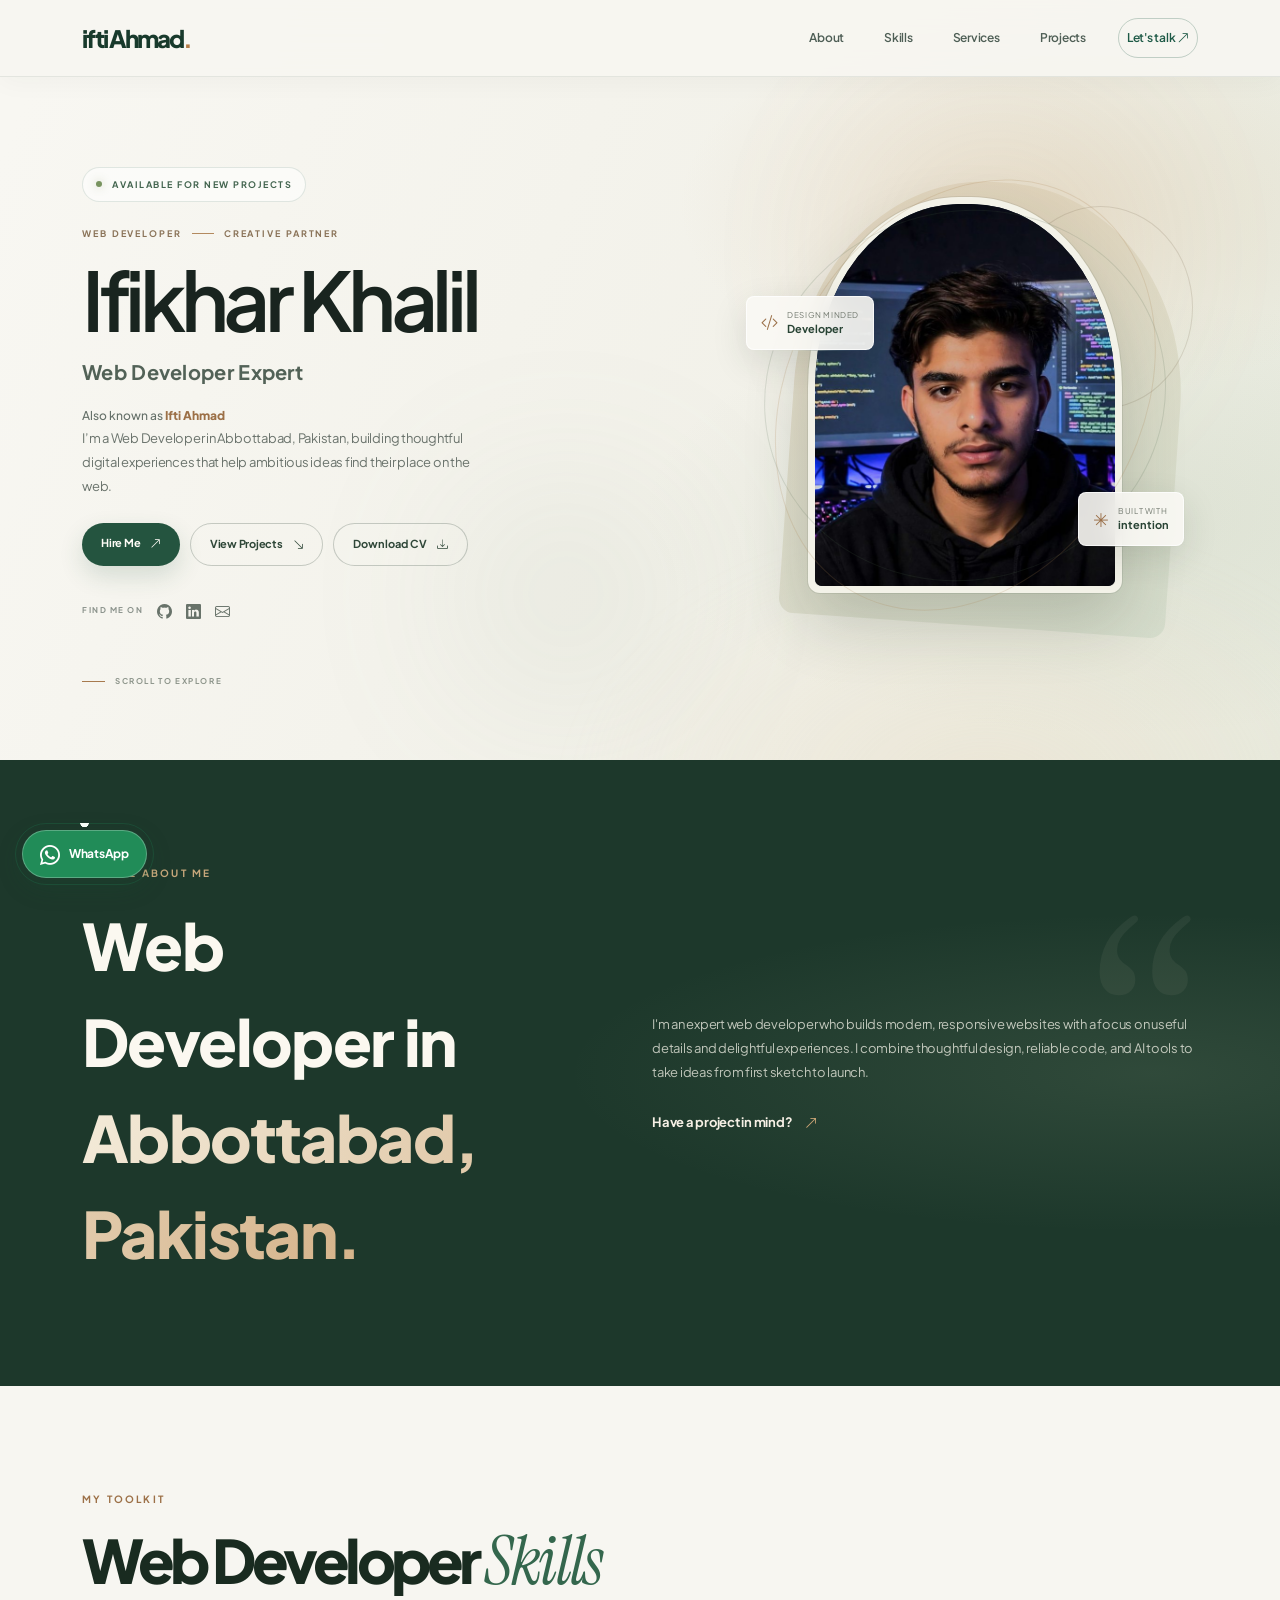
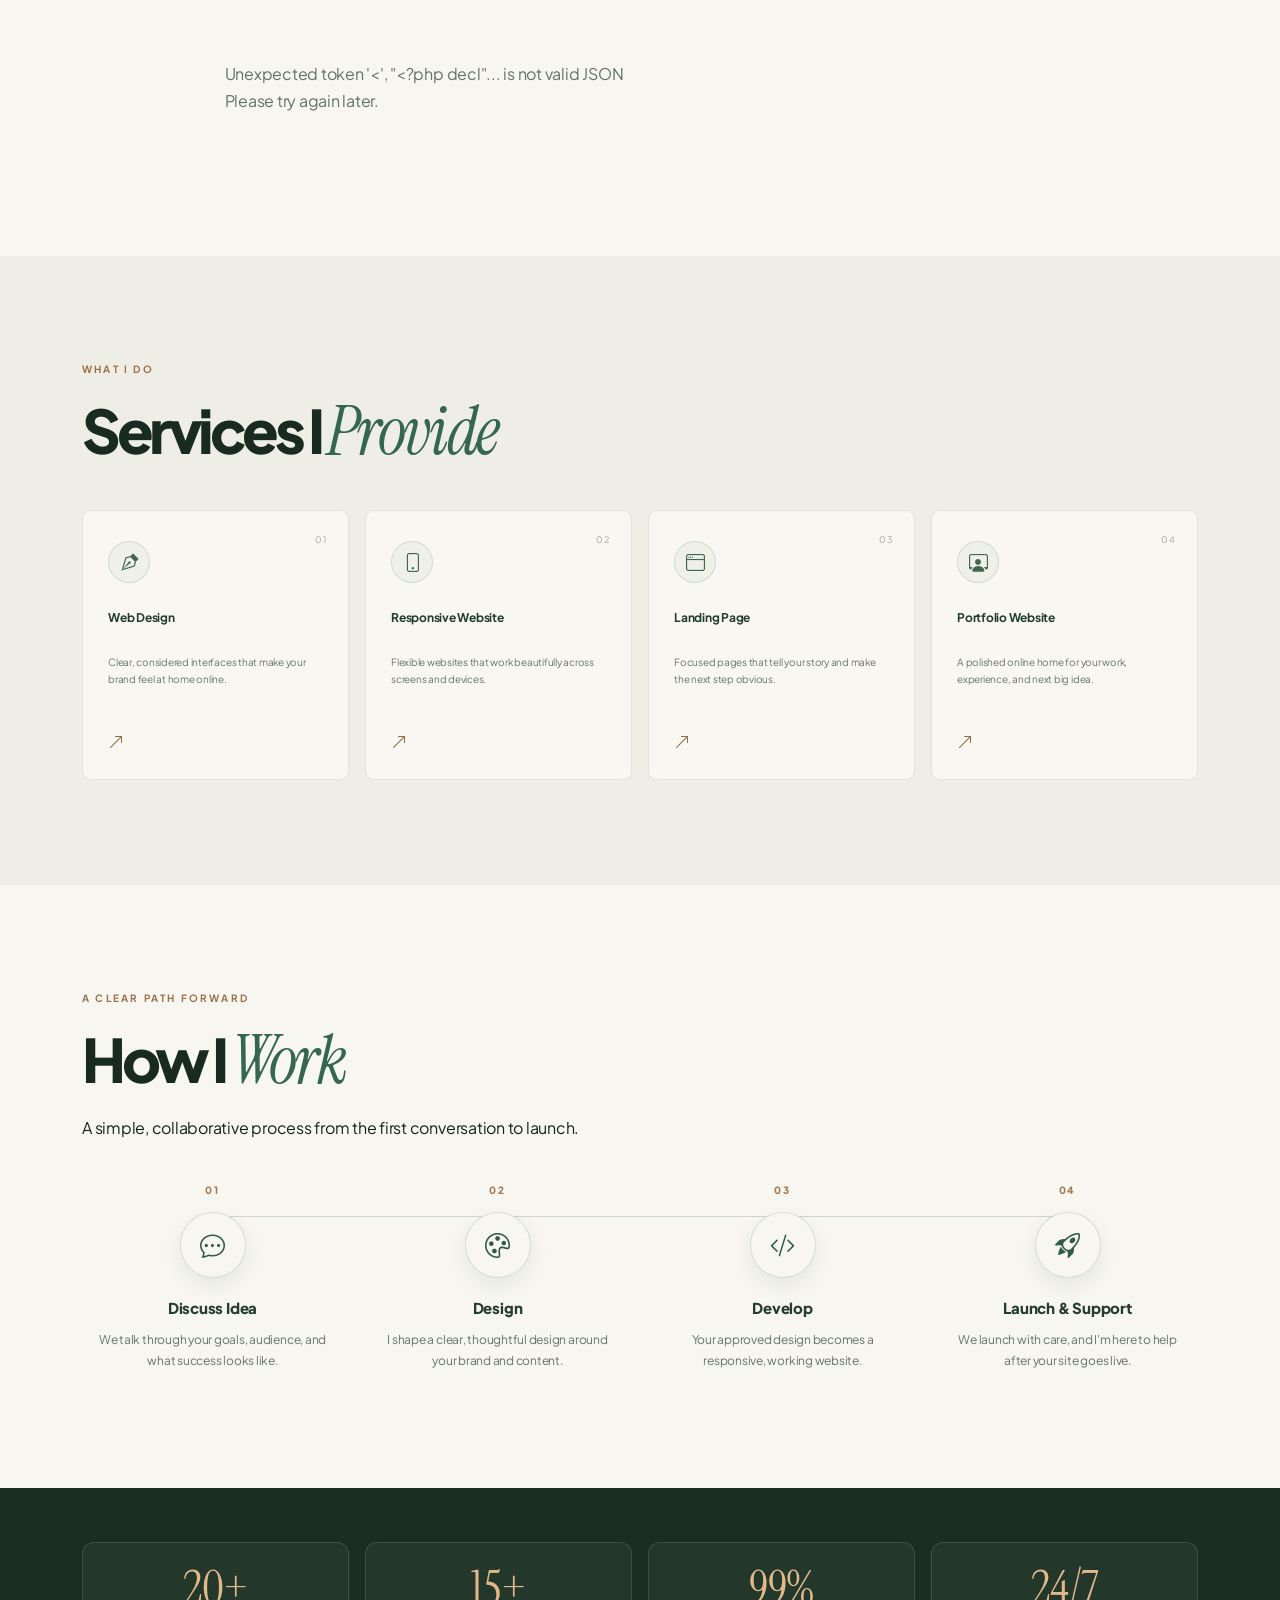
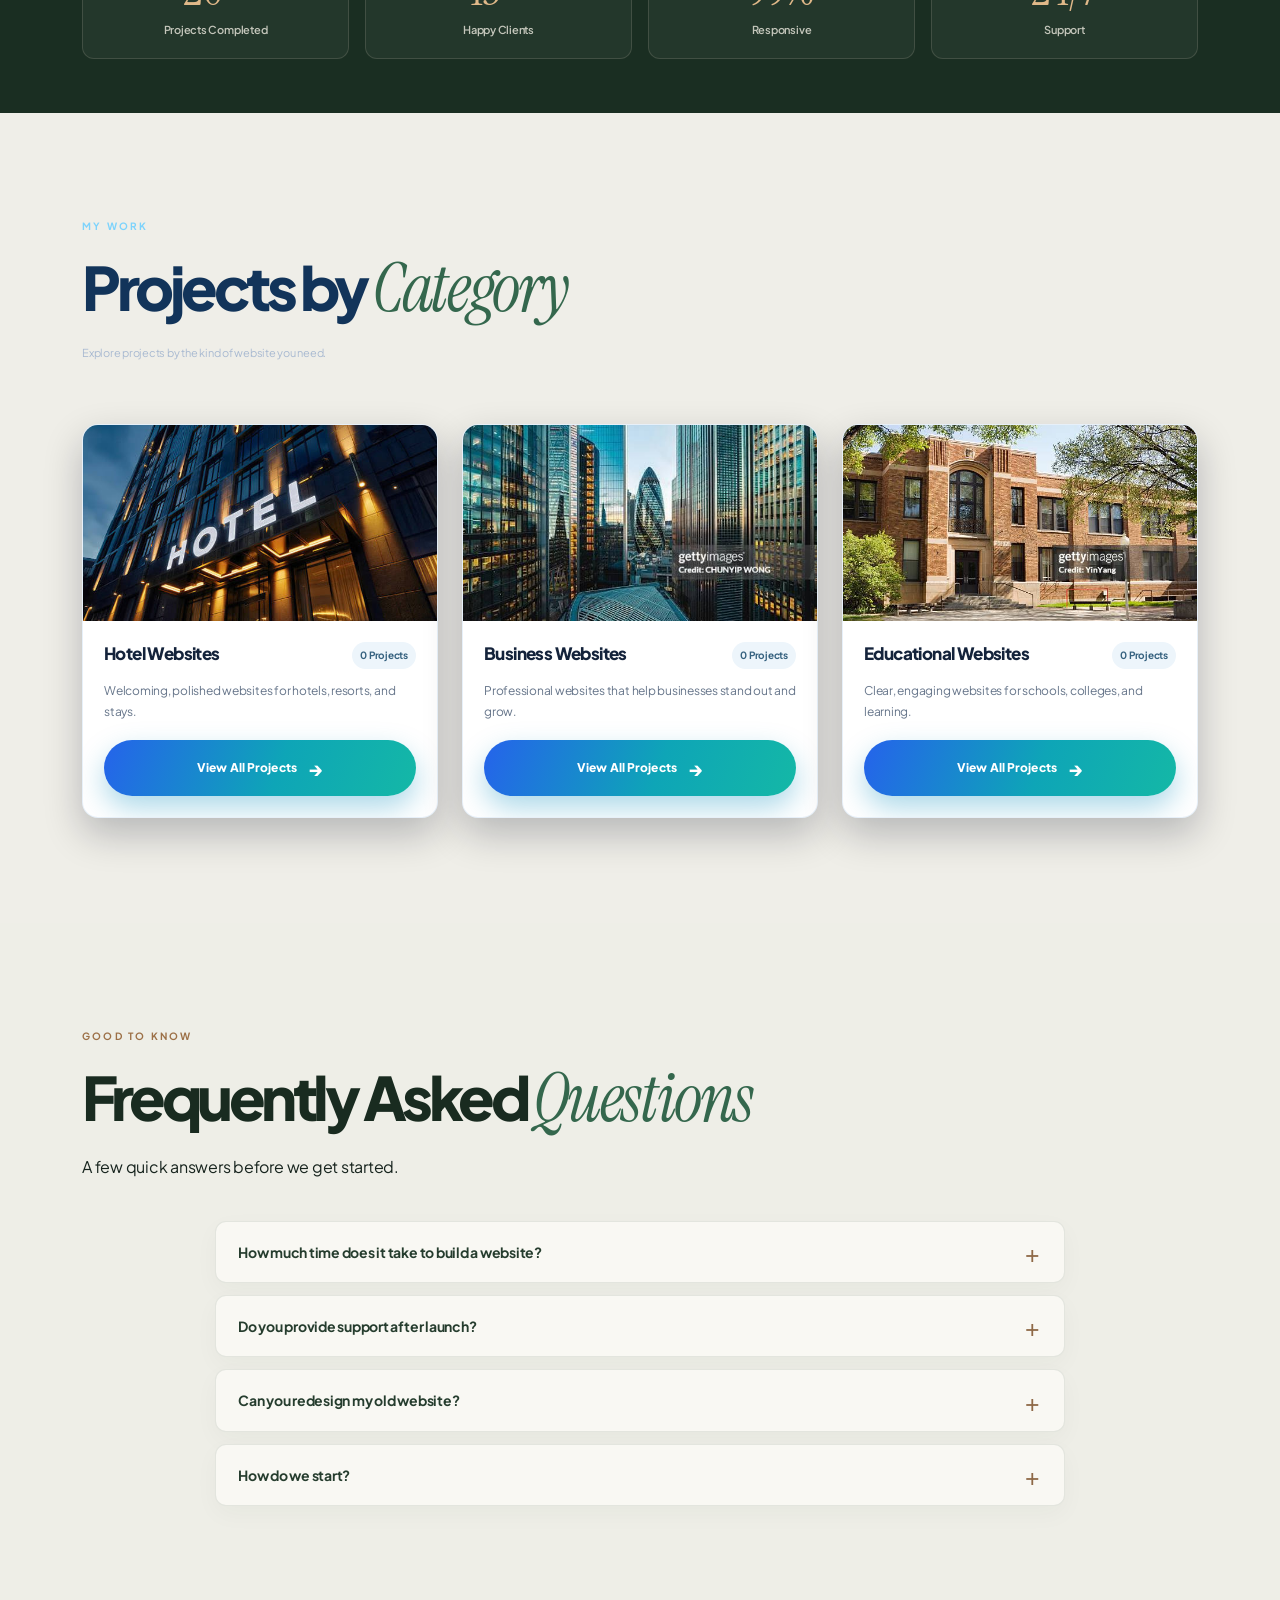
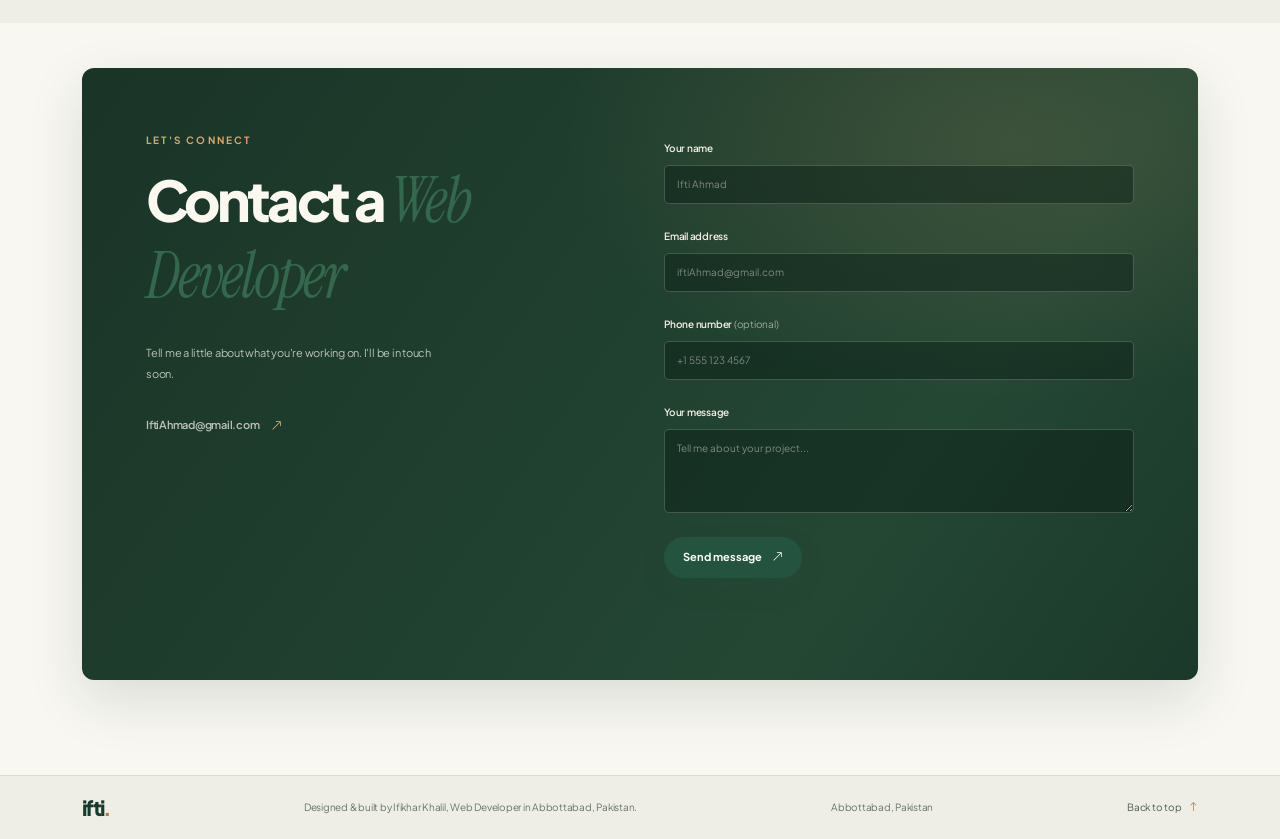
<file: index.html>
<!DOCTYPE html>
<html lang="en">
<head>
    <meta name="google-site-verification" content="UEzKR3ABxFcIY2kLALzqcbFyYKi3MSyO1bJkGofIWek" />
    <meta charset="UTF-8">
    <meta name="viewport" content="width=device-width, initial-scale=1.0">
    <meta name="description" content="Ifikhar Khalil is a web developer in Abbottabad, Pakistan, creating responsive hotel, business, and educational websites with modern technologies.">
    <meta name="keywords" content="Web Developer, Web Developer in Abbottabad, Pakistan, Iftikhar Khalil, Ifikhar Khalil, Ifti Ahmad, Web Developer Expert, HTML, CSS, Bootstrap, PHP, MySQL, Portfolio">
    <meta name="author" content="Ifikhar Khalil">
    <meta name="robots" content="index, follow">
    <meta name="theme-color" content="#f6f5f0">
    <title>Ifikhar Khalil | Web Developer in Abbottabad, Pakistan</title>
    <link rel="canonical" href="https://iftiofficial.com/">
    <link rel="sitemap" type="application/xml" href="https://iftiofficial.com/sitemap.xml">
    <meta property="og:type" content="website">
    <meta property="og:title" content="Iftikhar Khalil | Web Developer in Abbottabad, Pakistan">
    <meta property="og:description" content="Web Developer in Abbottabad, Pakistan, Iftikhar Khalil (Ifti Ahmad) creates responsive portfolios and websites with Bootstrap, PHP plus MySQL.">
    <meta property="og:url" content="https://iftiofficial.com/">
    <meta property="og:image" content="https://iftiofficial.com/profile.jpg">
    <meta property="og:image:alt" content="Ifikhar Khalil, Web Developer in Abbottabad, Pakistan">
    <meta name="twitter:card" content="summary_large_image">
    <meta name="twitter:title" content="Iftikhar Khalil | Web Developer in Abbottabad, Pakistan">
    <meta name="twitter:description" content="Web Developer in Abbottabad, Pakistan, Iftikhar Khalil (Ifti Ahmad) creates responsive portfolios and websites with Bootstrap, PHP plus MySQL.">
    <meta name="twitter:image" content="https://iftiofficial.com/profile.jpg">
    <meta name="twitter:image:alt" content="Ifikhar Khalil, Web Developer in Abbottabad, Pakistan">
    <link rel="preconnect" href="https://fonts.googleapis.com">
    <link rel="preconnect" href="https://fonts.gstatic.com" crossorigin>
    <link rel="preload" as="image" href="profile.jpg" fetchpriority="high">
    <link href="https://fonts.googleapis.com/css2?family=DM+Sans:wght@400;500;600;700&family=Instrument+Serif:ital@0;1&family=Plus+Jakarta+Sans:wght@400;500;600;700;800&display=swap" rel="stylesheet">
    <link href="https://cdn.jsdelivr.net/npm/bootstrap@5.3.3/dist/css/bootstrap.min.css" rel="stylesheet">
    <link href="https://cdn.jsdelivr.net/npm/bootstrap-icons@1.11.3/font/bootstrap-icons.min.css" rel="stylesheet">
    <link rel="stylesheet" href="style.css?v=category-cards-live-3">
    <script src="script.js?v=netlify-contact-1" defer></script>
    <script type="application/ld+json">
    {
      "@context": "https://schema.org",
      "@graph": [
        {
          "@type": "Person",
          "@id": "https://iftiofficial.com/#person",
          "name": "Ifikhar Khalil",
          "alternateName": "Ifti Ahmad",
          "url": "https://iftiofficial.com/",
          "image": "https://iftiofficial.com/profile.jpg",
          "jobTitle": "Web Developer in Abbottabad, Pakistan",
          "email": "iftikharjani1574@gmail.com",
          "address": {
            "@type": "PostalAddress",
            "addressLocality": "Abbottabad",
            "addressCountry": { "@type": "Country", "name": "Pakistan" }
          },
          "knowsAbout": ["HTML", "CSS", "Bootstrap", "JavaScript", "PHP", "MySQL", "AI Tools"]
        },
        {
          "@type": "WebSite",
          "@id": "https://iftiofficial.com/#website",
          "url": "https://iftiofficial.com/",
          "name": "Ifikhar Khalil | Web Developer in Abbottabad, Pakistan",
          "publisher": { "@id": "https://iftiofficial.com/#person" },
          "inLanguage": "en"
        },
        {
          "@type": "ProfessionalService",
          "@id": "https://iftiofficial.com/#service",
          "name": "Ifikhar Khalil Web Development",
          "url": "https://iftiofficial.com/",
          "image": "https://iftiofficial.com/profile.jpg",
          "email": "iftikharjani1574@gmail.com",
          "priceRange": "$$",
          "address": {
            "@type": "PostalAddress",
            "addressLocality": "Abbottabad",
            "addressCountry": { "@type": "Country", "name": "Pakistan" }
          },
          "areaServed": {
            "@type": "Country",
            "name": "Pakistan"
          },
          "founder": { "@id": "https://iftiofficial.com/#person" },
          "serviceType": "Web development"
        }
      ]
    }
    </script>
</head>
<body>
    <header class="site-header">
    <nav class="navbar navbar-expand-lg navbar-light fixed-top site-nav" aria-label="Main navigation">
        <div class="container">
            <a class="navbar-brand brand-mark" href="#home" aria-label="Ifti home">ifti Ahmad<span>.</span></a>
            <button class="navbar-toggler" type="button" data-bs-toggle="collapse" data-bs-target="#mainNavigation" aria-controls="mainNavigation" aria-expanded="false" aria-label="Toggle navigation">
                <span class="navbar-toggler-icon"></span>
            </button>
            <div class="collapse navbar-collapse" id="mainNavigation">
                <ul class="navbar-nav ms-auto align-items-lg-center gap-lg-4">
                    <li class="nav-item"><a class="nav-link" href="#about">About</a></li>
                    <li class="nav-item"><a class="nav-link" href="#skills">Skills</a></li>
                    <li class="nav-item"><a class="nav-link" href="#services">Services</a></li>
                    <li class="nav-item"><a class="nav-link" href="#projects">Projects</a></li>
                    <li class="nav-item"><a class="nav-link nav-contact" href="#contact">Let's talk <i class="bi bi-arrow-up-right"></i></a></li>
                </ul>
            </div>
        </div>
    </nav>
    </header>

    <main>
        <section class="hero-section" id="home">
            <div class="hero-glow hero-glow-one"></div>
            <div class="hero-glow hero-glow-two"></div>
            <div class="container hero-content">
                <div class="row align-items-center gy-5">
                    <div class="col-lg-7">
                        <p class="eyebrow"><span class="status-dot"></span> AVAILABLE FOR NEW PROJECTS</p>
                        <p class="hero-overline">WEB DEVELOPER <span></span> CREATIVE PARTNER</p>
                        <h1>Ifikhar Khalil</h1>
                        <p class="hero-heading-role">Web Developer Expert</p>
                        <p class="hero-nickname">Also known as <span class="nickname">Ifti Ahmad</span></p>
                        <p class="hero-copy">I’m a Web Developer in Abbottabad, Pakistan, building thoughtful digital experiences that help ambitious ideas find their place on the web.</p>
                        <div class="d-flex flex-wrap gap-3 hero-actions">
                            <a class="btn btn-primary-custom" href="#contact">Hire Me <i class="bi bi-arrow-up-right ms-2"></i></a>
                            <a class="btn btn-outline-custom" href="#projects">View Projects <i class="bi bi-arrow-down-right ms-2"></i></a>
                            <button class="btn btn-outline-custom download-cv-button" id="download-cv" type="button">Download CV <i class="bi bi-download ms-2"></i></button>
                        </div>
                        <div class="hero-socials" aria-label="Social links">
                            <span>FIND ME ON</span>
                            <a href="https://github.com/" aria-label="GitHub"><i class="bi bi-github"></i></a>
                            <a href="https://www.linkedin.com/" aria-label="LinkedIn"><i class="bi bi-linkedin"></i></a>
                            <a href="mailto:iftikharjani1574@gmail.com" aria-label="Email"><i class="bi bi-envelope"></i></a>
                        </div>
                    </div>
                    <div class="col-lg-5">
                        <div class="portrait-wrap">
                            <div class="portrait-orbit orbit-one"></div>
                            <div class="portrait-orbit orbit-two"></div>
                            <div class="portrait-frame">
                                <img src="profile.jpg" alt="Ifikhar Khalil, Web Developer in Abbottabad, Pakistan" class="profile-photo" width="1692" height="1152" fetchpriority="high" decoding="async">
                            </div>
                            <div class="floating-card experience-card"><i class="bi bi-code-slash"></i><span>DESIGN MINDED<br><strong>Developer</strong></span></div>
                            <div class="floating-card hello-card"><span class="hello-emoji">✳</span><span>BUILT WITH<br><strong>intention</strong></span></div>
                        </div>
                    </div>
                </div>
                <a class="scroll-hint" href="#about"><span></span> SCROLL TO EXPLORE</a>
            </div>
        </section>

        <section class="section-block about-section" id="about">
            <div class="container">
                <div class="row align-items-center gy-4">
                    <div class="col-lg-5">
                        <p class="section-kicker">A LITTLE ABOUT ME</p>
                        <h2 class="section-title">Web Developer in <span class="text-gradient">Abbottabad, Pakistan.</span></h2>
                    </div>
                    <div class="col-lg-6 offset-lg-1">
                        <p class="about-copy">I'm an expert web developer who builds modern, responsive websites with a focus on useful details and delightful experiences. I combine thoughtful design, reliable code, and AI tools to take ideas from first sketch to launch.</p>
                        <a class="text-link" href="#contact">Have a project in mind? <i class="bi bi-arrow-up-right"></i></a>
                    </div>
                </div>
            </div>
        </section>

        <section class="section-block skills-section" id="skills">
            <div class="container">
                <div class="section-heading">
                    <p class="section-kicker">MY TOOLKIT</p>
                    <h2 class="section-title">Web Developer <span class="text-gradient">Skills</span></h2>
                </div>
                <div class="row justify-content-center">
                    <div class="col-lg-9">
                        <div id="skills-list" class="skills-list" aria-live="polite">
                            <p class="loading-message">Loading skills...</p>
                        </div>
                    </div>
                </div>
            </div>
        </section>

        <section class="section-block services-section" id="services">
            <div class="container">
                <div class="section-heading">
                    <p class="section-kicker">WHAT I DO</p>
                    <h2 class="section-title">Services I <span class="text-gradient">Provide</span></h2>
                </div>
                <div class="row g-3">
                    <div class="col-sm-6 col-lg-3"><article class="service-card"><span class="service-number">01</span><div class="service-icon"><i class="bi bi-vector-pen"></i></div><h3>Web Design</h3><p>Clear, considered interfaces that make your brand feel at home online.</p><a href="#contact" aria-label="Ask about web design"><i class="bi bi-arrow-up-right"></i></a></article></div>
                    <div class="col-sm-6 col-lg-3"><article class="service-card"><span class="service-number">02</span><div class="service-icon"><i class="bi bi-phone"></i></div><h3>Responsive Website</h3><p>Flexible websites that work beautifully across screens and devices.</p><a href="#contact" aria-label="Ask about responsive websites"><i class="bi bi-arrow-up-right"></i></a></article></div>
                    <div class="col-sm-6 col-lg-3"><article class="service-card"><span class="service-number">03</span><div class="service-icon"><i class="bi bi-window"></i></div><h3>Landing Page</h3><p>Focused pages that tell your story and make the next step obvious.</p><a href="#contact" aria-label="Ask about landing pages"><i class="bi bi-arrow-up-right"></i></a></article></div>
                    <div class="col-sm-6 col-lg-3"><article class="service-card"><span class="service-number">04</span><div class="service-icon"><i class="bi bi-person-workspace"></i></div><h3>Portfolio Website</h3><p>A polished online home for your work, experience, and next big idea.</p><a href="#contact" aria-label="Ask about portfolio websites"><i class="bi bi-arrow-up-right"></i></a></article></div>
                </div>
            </div>
        </section>

        <section class="section-block process-section" id="process">
            <div class="container">
                <div class="section-heading">
                    <p class="section-kicker">A CLEAR PATH FORWARD</p>
                    <h2 class="section-title">How I <span class="text-gradient">Work</span></h2>
                    <p class="section-subtitle">A simple, collaborative process from the first conversation to launch.</p>
                </div>
                <div class="row g-4 process-steps">
                    <div class="col-6 col-lg-3">
                        <article class="process-step">
                            <span class="process-step-number">01</span>
                            <span class="process-icon"><i class="bi bi-chat-dots" aria-hidden="true"></i></span>
                            <h3>Discuss Idea</h3>
                            <p>We talk through your goals, audience, and what success looks like.</p>
                        </article>
                    </div>
                    <div class="col-6 col-lg-3">
                        <article class="process-step">
                            <span class="process-step-number">02</span>
                            <span class="process-icon"><i class="bi bi-palette" aria-hidden="true"></i></span>
                            <h3>Design</h3>
                            <p>I shape a clear, thoughtful design around your brand and content.</p>
                        </article>
                    </div>
                    <div class="col-6 col-lg-3">
                        <article class="process-step">
                            <span class="process-step-number">03</span>
                            <span class="process-icon"><i class="bi bi-code-slash" aria-hidden="true"></i></span>
                            <h3>Develop</h3>
                            <p>Your approved design becomes a responsive, working website.</p>
                        </article>
                    </div>
                    <div class="col-6 col-lg-3">
                        <article class="process-step">
                            <span class="process-step-number">04</span>
                            <span class="process-icon"><i class="bi bi-rocket-takeoff" aria-hidden="true"></i></span>
                            <h3>Launch &amp; Support</h3>
                            <p>We launch with care, and I’m here to help after your site goes live.</p>
                        </article>
                    </div>
                </div>
            </div>
        </section>

        <section class="stats-section" aria-label="Experience and service highlights">
            <div class="container">
                <div class="row g-3">
                    <div class="col-6 col-lg-3">
                        <article class="stat-card">
                            <span class="stat-number" data-counter data-target="20" data-suffix="+">0</span>
                            <p>Projects Completed</p>
                        </article>
                    </div>
                    <div class="col-6 col-lg-3">
                        <article class="stat-card">
                            <span class="stat-number" data-counter data-target="15" data-suffix="+">0</span>
                            <p>Happy Clients</p>
                        </article>
                    </div>
                    <div class="col-6 col-lg-3">
                        <article class="stat-card">
                            <span class="stat-number" data-counter data-target="100" data-suffix="%">0</span>
                            <p>Responsive</p>
                        </article>
                    </div>
                    <div class="col-6 col-lg-3">
                        <article class="stat-card">
                            <span class="stat-number" data-counter data-target="24" data-suffix="/7">0</span>
                            <p>Support</p>
                        </article>
                    </div>
                </div>
            </div>
        </section>

        <section class="section-block projects-section" id="projects" data-project-source="api/get-projects.php">
            <div class="container">
                <div class="section-heading d-flex flex-column flex-md-row align-items-md-end justify-content-between">
                    <div>
                        <p class="section-kicker">MY WORK</p>
                        <h2 class="section-title"><span class="projects-by">Projects by</span> <span class="text-gradient">Category</span></h2>
                        <p class="heading-note">Explore projects by the kind of website you need.</p>
                    </div>
                </div>
                <div class="row g-4" id="category-list" aria-live="polite">
                    <p class="loading-message">Loading project categories...</p>
                </div>
                <section id="category-projects-panel" class="category-projects-panel" aria-live="polite" hidden>
                    <div class="category-projects-heading">
                        <div>
                            <p class="section-kicker">SELECTED WORK</p>
                            <h3 id="category-projects-title"></h3>
                        </div>
                        <button class="category-close-button" id="category-projects-close" type="button">Close</button>
                    </div>
                    <div class="row g-4" id="category-project-list"></div>
                </section>
            </div>
        </section>

        <section class="section-block faq-section" id="faq">
            <div class="container">
                <div class="section-heading">
                    <p class="section-kicker">GOOD TO KNOW</p>
                    <h2 class="section-title">Frequently Asked <span class="text-gradient">Questions</span></h2>
                    <p class="section-subtitle">A few quick answers before we get started.</p>
                </div>
                <div class="faq-list">
                    <details class="faq-item">
                        <summary>How much time does it take to build a website?</summary>
                        <p>Timing depends on the size and requirements of your project. After we discuss the details, I’ll share a clear timeline before work begins.</p>
                    </details>
                    <details class="faq-item">
                        <summary>Do you provide support after launch?</summary>
                        <p>Yes. I can help with post-launch fixes, updates, and guidance so your website continues to work as expected.</p>
                    </details>
                    <details class="faq-item">
                        <summary>Can you redesign my old website?</summary>
                        <p>Absolutely. I can refresh the visual design, improve the mobile experience, and update the structure while keeping your goals in focus.</p>
                    </details>
                    <details class="faq-item">
                        <summary>How do we start?</summary>
                        <p>Send me a message with a little about your project. We’ll discuss your goals, requirements, and the next steps together.</p>
                    </details>
                </div>
            </div>
        </section>

        <section class="section-block contact-section" id="contact">
            <div class="container">
                <div class="contact-panel">
                    <div class="row g-5">
                        <div class="col-lg-5">
                            <p class="section-kicker">LET'S CONNECT</p>
                            <h2 class="section-title">Contact  a <span class="text-gradient"> Web Developer</span></h2>
                            <p class="contact-copy">Tell me a little about what you're working on. I'll be in touch soon.</p>
                            <a class="contact-email" href="mailto:iftikharjani1574@gmail.com" aria-label="Email">IftiAhmad@gmail.com<i class="bi bi-arrow-up-right"></i></a>
                        </div>
                        <div class="col-lg-6 offset-lg-1">
                            <form id="contact-form" name="contact" method="POST" action="?contact=success" data-netlify="true" netlify-honeypot="bot-field">
                                <input type="hidden" name="form-name" value="contact">
                                <input type="hidden" name="bot-field">
                                <div class="mb-3"><label class="form-label" for="contact-name">Your name</label><input class="form-control" id="contact-name" name="name" type="text" autocomplete="name" placeholder="Ifti Ahmad" required maxlength="100"></div>
                                <div class="mb-3"><label class="form-label" for="contact-email">Email address</label><input class="form-control" id="contact-email" name="email" type="email" autocomplete="email" placeholder="iftiAhmad@gmail.com" required maxlength="100"></div>
                                <div class="mb-3"><label class="form-label" for="contact-phone">Phone number <span class="optional-label">(optional)</span></label><input class="form-control" id="contact-phone" name="phone" type="tel" autocomplete="tel" placeholder="+1 555 123 4567" maxlength="20"></div>
                                <div class="mb-4"><label class="form-label" for="contact-message">Your message</label><textarea class="form-control" id="contact-message" name="message" rows="4" placeholder="Tell me about your project..." required maxlength="5000"></textarea></div>
                                <button class="btn btn-primary-custom" type="submit">Send message <i class="bi bi-arrow-up-right ms-2"></i></button>
                                <p id="form-status" class="form-status mt-3 mb-0" role="status" aria-live="polite"></p>
                            </form>
                        </div>
                    </div>
                </div>
            </div>
        </section>
    </main>

    <footer class="site-footer">
        <div class="container d-flex flex-column flex-sm-row justify-content-between align-items-center gap-2">
            <a class="navbar-brand brand-mark" href="#home">ifti<span>.</span></a>
            <p class="mb-0">Designed & built by Ifikhar Khalil, Web Developer in Abbottabad, Pakistan.</p>
            <address class="mb-0">Abbottabad, Pakistan</address>
            <a class="back-to-top" href="#home">Back to top <i class="bi bi-arrow-up"></i></a>
        </div>
    </footer>

    <a class="whatsapp-float" href="https://wa.me/923259357085" target="_blank" rel="noopener noreferrer" aria-label="Chat with Ifti on WhatsApp">
        <i class="bi bi-whatsapp" aria-hidden="true"></i>
        <span>WhatsApp</span>
    </a>

    <script src="https://cdn.jsdelivr.net/npm/bootstrap@5.3.3/dist/js/bootstrap.bundle.min.js"></script>
</body>
</html>
</file>
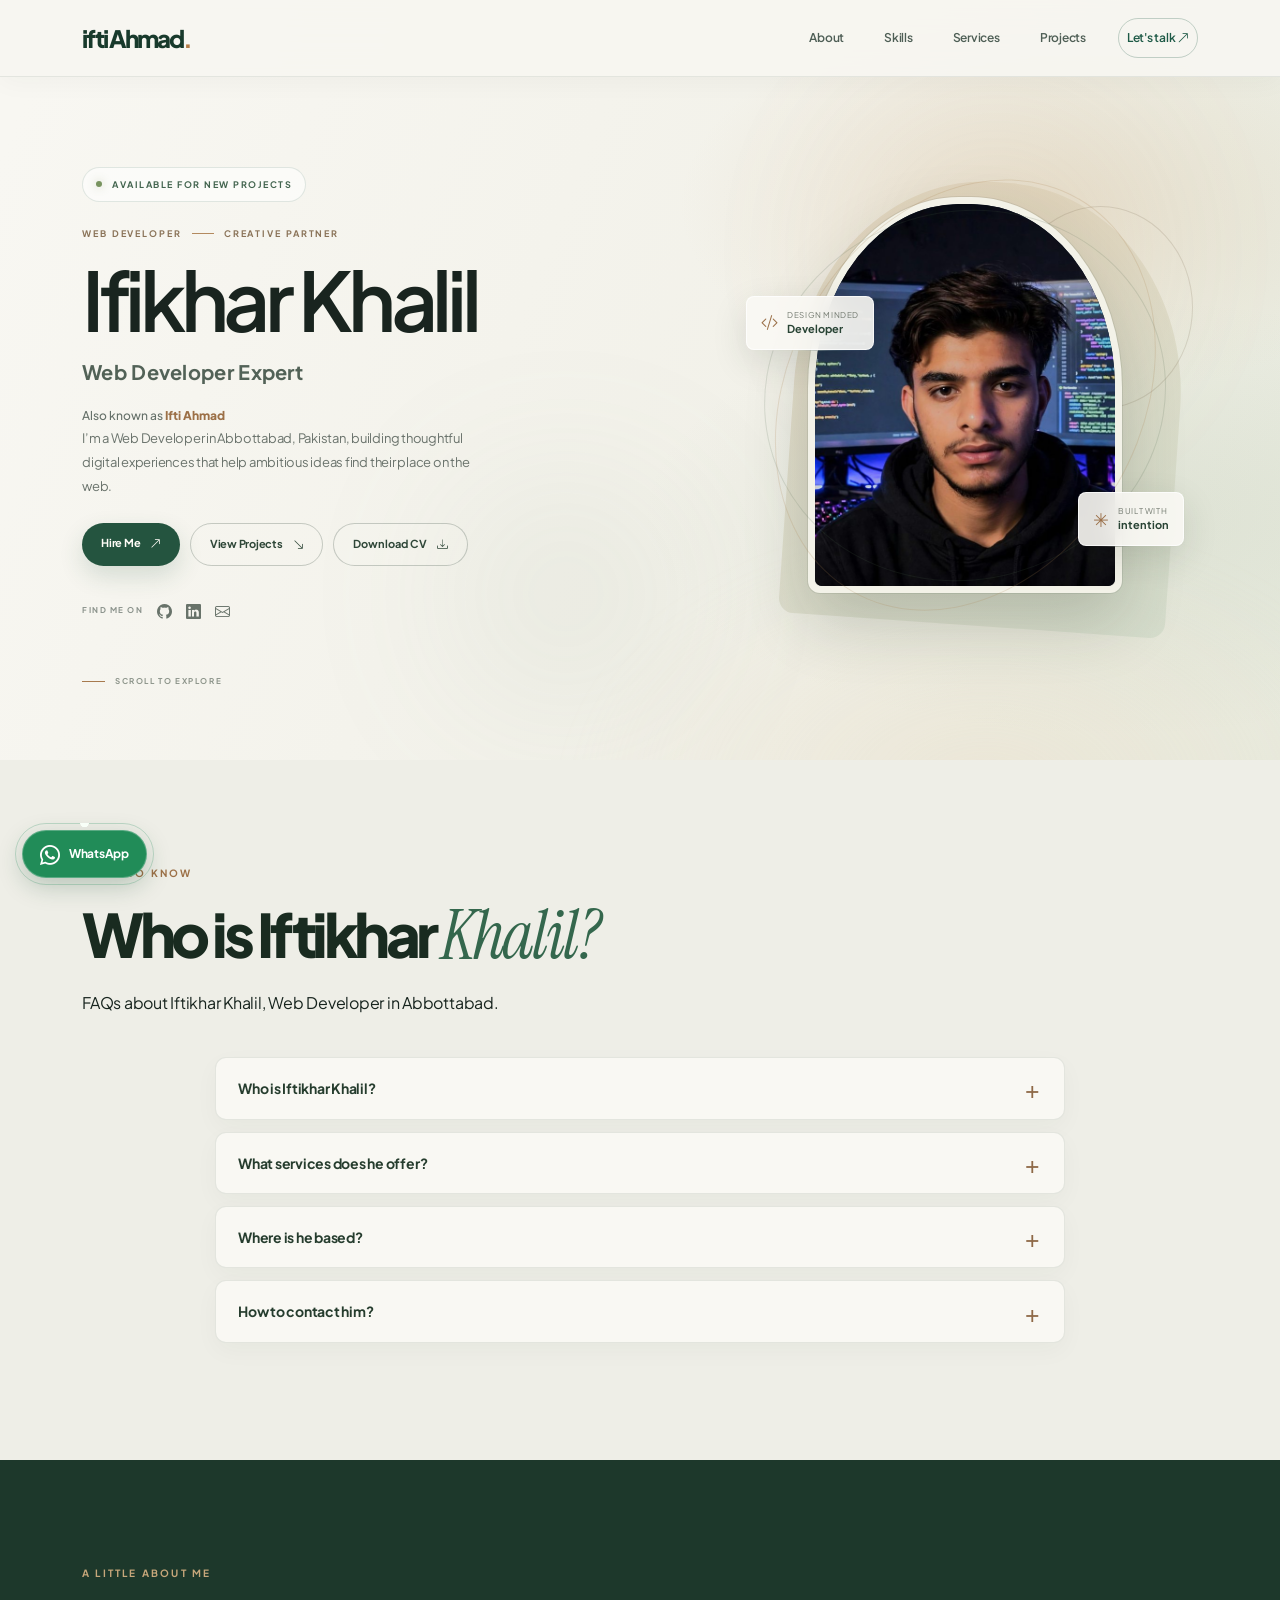
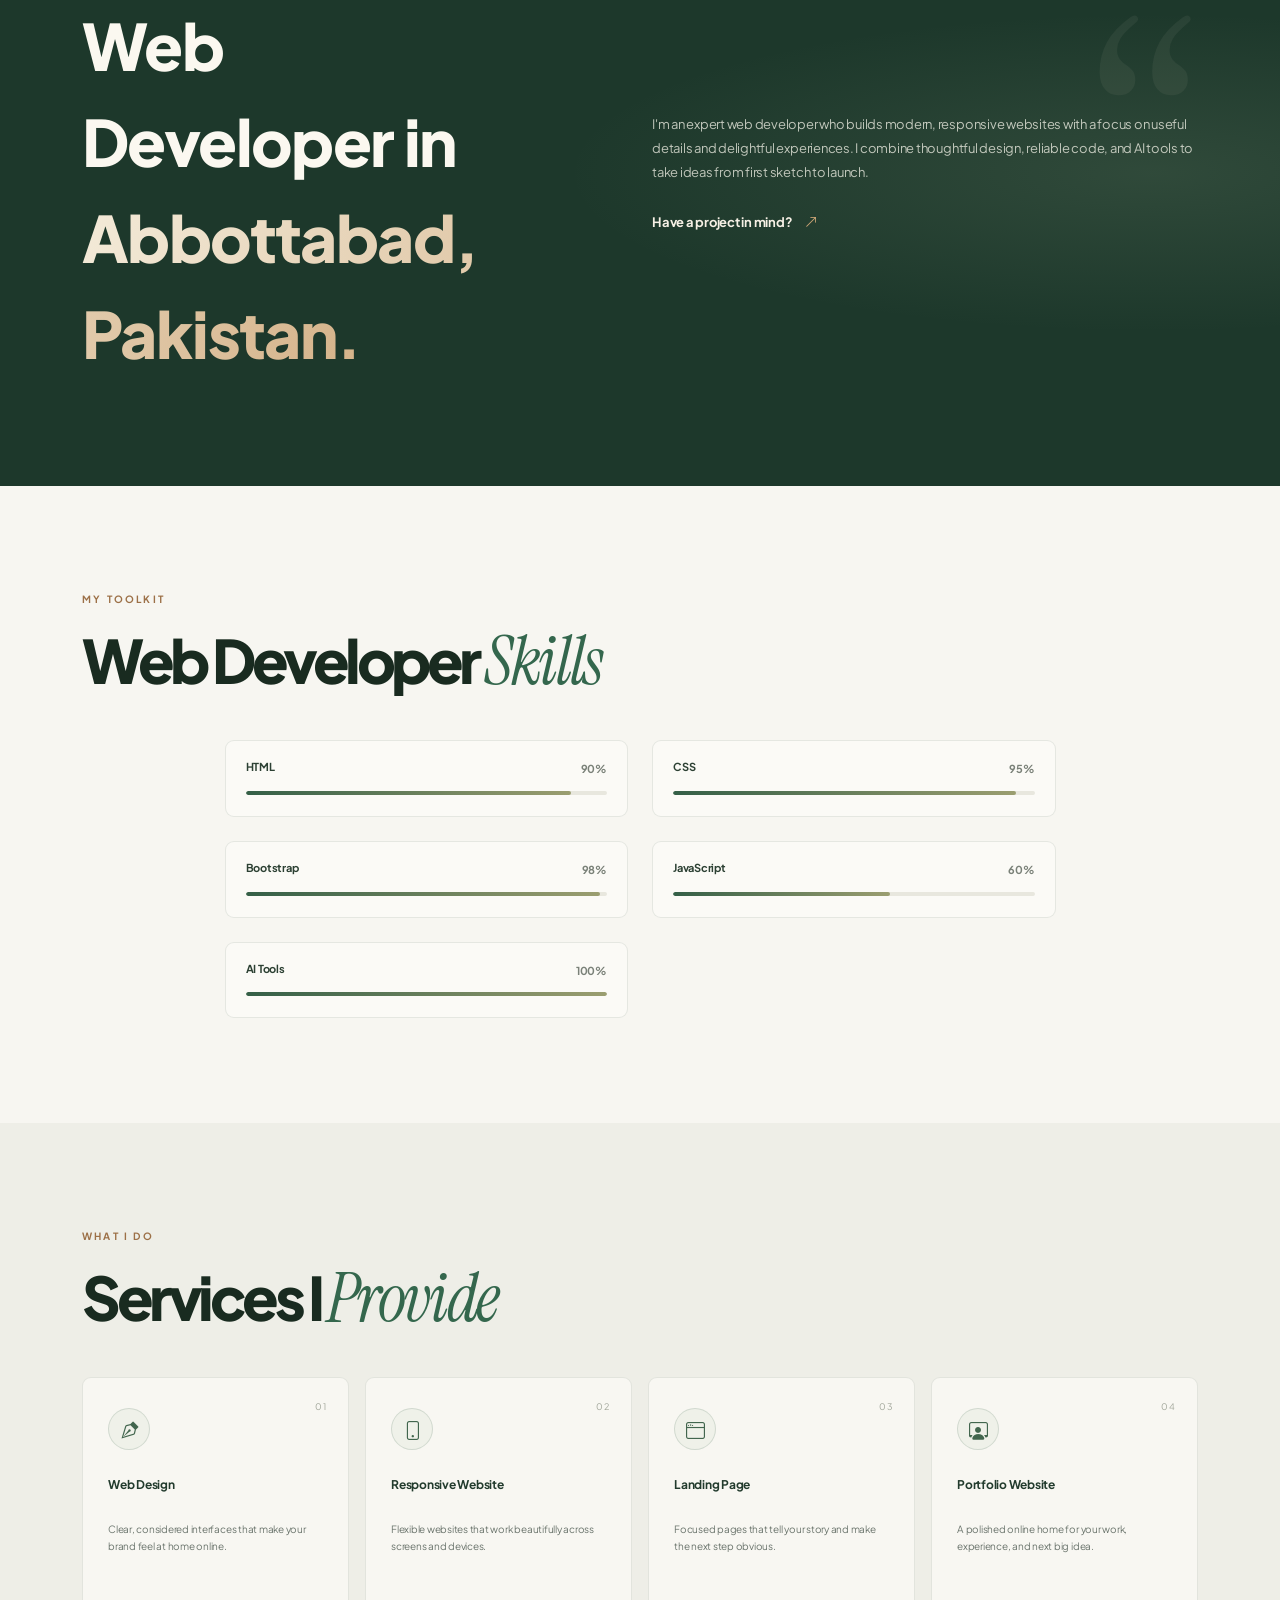
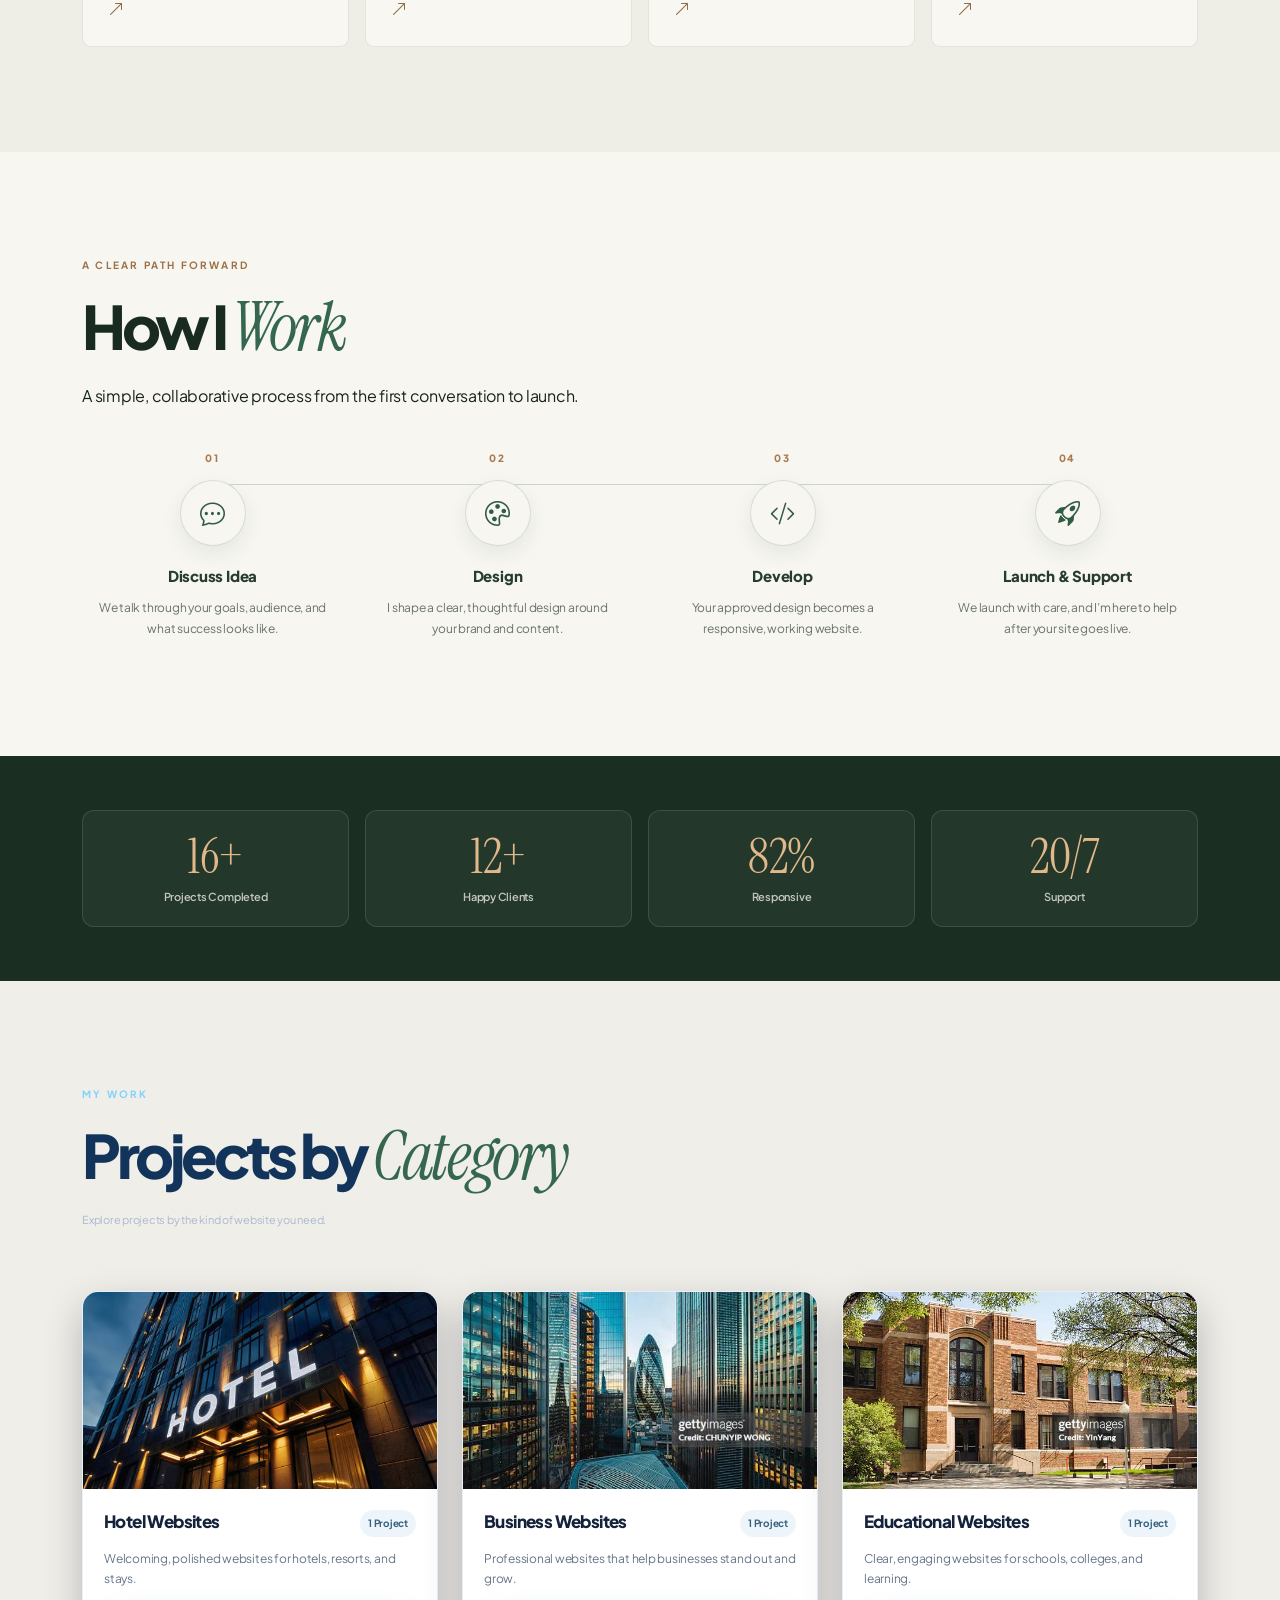
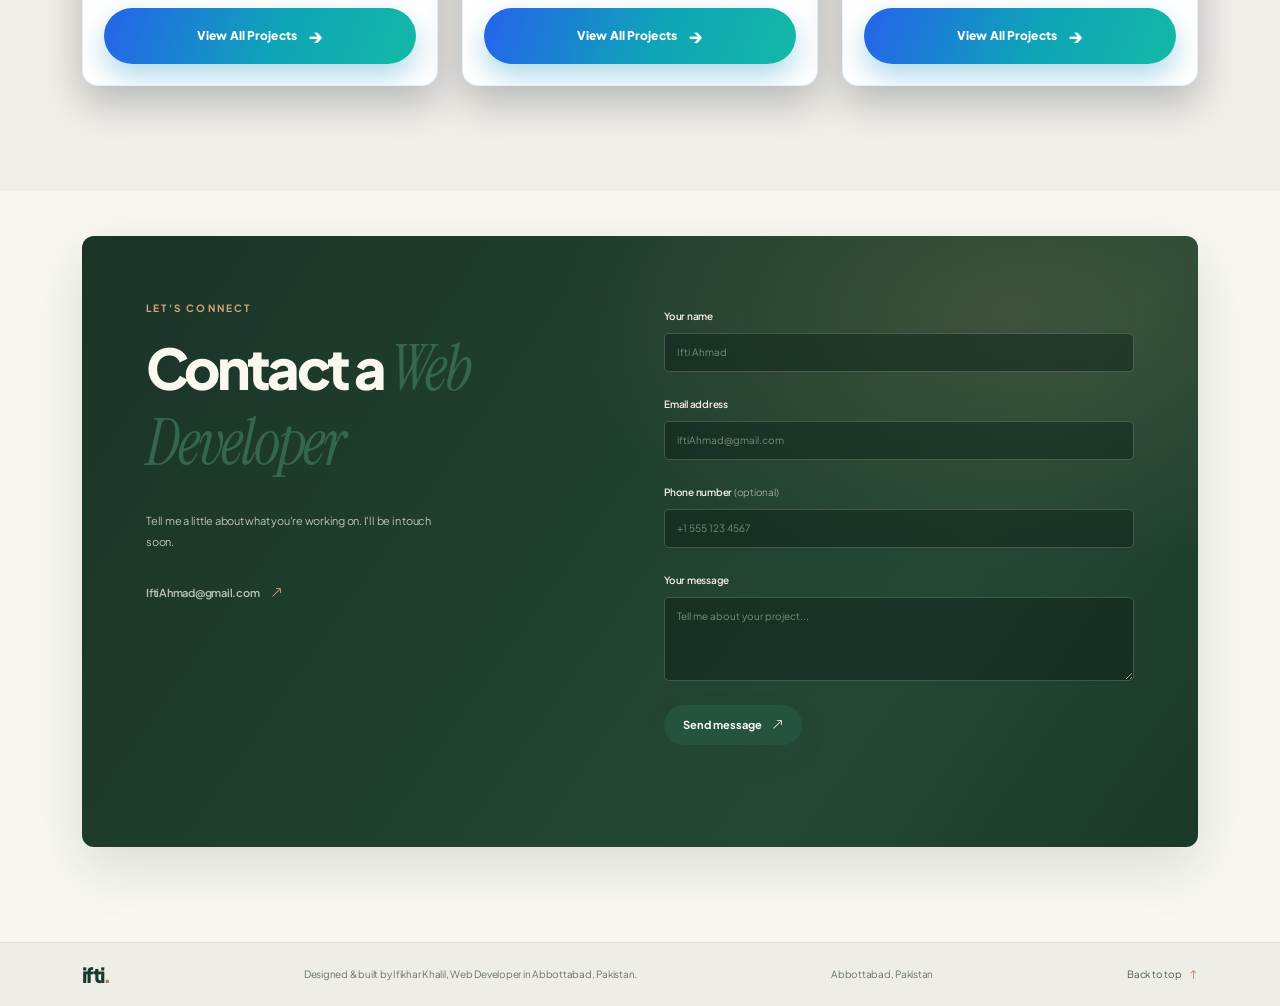
<file: netlify-deploy/index.html>
<!DOCTYPE html>
<html lang="en">
<head>
    <meta charset="UTF-8">
    <meta name="viewport" content="width=device-width, initial-scale=1.0">
    <meta name="description" content="Ifikhar Khalil is a web developer in Abbottabad, Pakistan creating responsive hotel, business, and educational websites with HTML, CSS, Bootstrap, JavaScript, and AI tools.">
    <meta name="keywords" content="Ifikhar Khalil, Web Developer, Web Developer in Abbottabad, Pakistan, Ifti Ahmad, HTML, CSS, Bootstrap, JavaScript, AI Tools, Portfolio">
    <meta name="author" content="Ifikhar Khalil">
    <meta name="robots" content="index, follow">
    <meta name="theme-color" content="#f6f5f0">
    <title>Ifikhar Khalil | Web Developer in Abbottabad, Pakistan</title>
    <link rel="canonical" href="https://iftiofficial.com/">
    <link rel="sitemap" type="application/xml" href="https://iftiofficial.com/sitemap.xml">
    <meta property="og:type" content="website">
    <meta property="og:title" content="Ifikhar Khalil | Web Developer in Abbottabad, Pakistan">
    <meta property="og:description" content="Ifikhar Khalil creates responsive hotel, business, and educational websites with HTML, CSS, Bootstrap, JavaScript, and AI tools.">
    <meta property="og:url" content="https://iftiofficial.com/">
    <meta property="og:image" content="https://iftiofficial.com/profile.jpg">
    <meta property="og:image:alt" content="Ifikhar Khalil, Web Developer in Abbottabad, Pakistan">
    <meta name="twitter:card" content="summary_large_image">
    <meta name="twitter:title" content="Ifikhar Khalil | Web Developer in Abbottabad, Pakistan">
    <meta name="twitter:description" content="Ifikhar Khalil creates responsive hotel, business, and educational websites with HTML, CSS, Bootstrap, JavaScript, and AI tools.">
    <meta name="twitter:image" content="https://iftiofficial.com/profile.jpg">
    <meta name="twitter:image:alt" content="Ifikhar Khalil, Web Developer in Abbottabad, Pakistan">
    <link rel="preconnect" href="https://fonts.googleapis.com">
    <link rel="preconnect" href="https://fonts.gstatic.com" crossorigin>
    <link rel="preload" as="image" href="profile.jpg" fetchpriority="high">
    <link href="https://fonts.googleapis.com/css2?family=DM+Sans:wght@400;500;600;700&family=Instrument+Serif:ital@0;1&family=Plus+Jakarta+Sans:wght@400;500;600;700;800&display=swap" rel="stylesheet">
    <link href="https://cdn.jsdelivr.net/npm/bootstrap@5.3.3/dist/css/bootstrap.min.css" rel="stylesheet">
    <link href="https://cdn.jsdelivr.net/npm/bootstrap-icons@1.11.3/font/bootstrap-icons.min.css" rel="stylesheet">
    <link rel="stylesheet" href="style.css?v=faq-heading-2">
    <script src="script.js?v=netlify-contact-1" defer></script>
    <script type="application/ld+json">
    {
      "@context": "https://schema.org",
      "@graph": [
        {
          "@type": "Person",
          "@id": "https://iftiofficial.com/#person",
          "name": "Iftikhar Khalil",
          "alternateName": "Ifti Ahmad",
          "url": "https://iftikharkhalil.netlify.app",
          "image": "https://iftiofficial.com/profile.jpg",
          "jobTitle": "Web Developer",
          "email": "iftikharjani1574@gmail.com",
          "address": {
            "@type": "PostalAddress",
            "addressLocality": "Abbottabad",
            "addressCountry": { "@type": "Country", "name": "Pakistan" }
          },
          "knowsAbout": ["HTML", "CSS", "Bootstrap", "JavaScript", "PHP", "MySQL", "AI Tools"]
        },
        {
          "@type": "WebSite",
          "@id": "https://iftiofficial.com/#website",
          "url": "https://iftiofficial.com/",
          "name": "Ifikhar Khalil | Web Developer in Abbottabad, Pakistan",
          "publisher": { "@id": "https://iftiofficial.com/#person" },
          "inLanguage": "en"
        },
        {
          "@type": "ProfessionalService",
          "@id": "https://iftiofficial.com/#service",
          "name": "Ifikhar Khalil Web Development",
          "url": "https://iftiofficial.com/",
          "image": "https://iftiofficial.com/profile.jpg",
          "email": "iftikharjani1574@gmail.com",
          "priceRange": "$$",
          "address": {
            "@type": "PostalAddress",
            "addressLocality": "Abbottabad",
            "addressCountry": { "@type": "Country", "name": "Pakistan" }
          },
          "areaServed": {
            "@type": "Country",
            "name": "Pakistan"
          },
          "founder": { "@id": "https://iftiofficial.com/#person" },
          "serviceType": "Web development"
        },
        {
          "@type": "FAQPage",
          "@id": "https://iftiofficial.com/#faq",
          "mainEntity": [
            {
              "@type": "Question",
              "name": "Who is Iftikhar Khalil?",
              "acceptedAnswer": {
                "@type": "Answer",
                "text": "Iftikhar Khalil, also known as Ifti Ahmad, is a professional Web Developer from Abbottabad, Pakistan."
              }
            },
            {
              "@type": "Question",
              "name": "What services does he offer?",
              "acceptedAnswer": {
                "@type": "Answer",
                "text": "He offers Website Development, Portfolio Websites, Business Websites, E-Commerce Stores, and Hotel Websites."
              }
            },
            {
              "@type": "Question",
              "name": "Where is he based?",
              "acceptedAnswer": {
                "@type": "Answer",
                "text": "He is based in Abbottabad, Pakistan, and works with clients all over the world."
              }
            },
            {
              "@type": "Question",
              "name": "How to contact him?",
              "acceptedAnswer": {
                "@type": "Answer",
                "text": "You can contact him through the Hire Me button and WhatsApp on his website https://iftikharkhalil.netlify.app"
              }
            }
          ]
        }
      ]
    }
    </script>
</head>
<body>
    <header class="site-header">
    <nav class="navbar navbar-expand-lg navbar-light fixed-top site-nav" aria-label="Main navigation">
        <div class="container">
            <a class="navbar-brand brand-mark" href="#home" aria-label="Ifti home">ifti Ahmad<span>.</span></a>
            <button class="navbar-toggler" type="button" data-bs-toggle="collapse" data-bs-target="#mainNavigation" aria-controls="mainNavigation" aria-expanded="false" aria-label="Toggle navigation">
                <span class="navbar-toggler-icon"></span>
            </button>
            <div class="collapse navbar-collapse" id="mainNavigation">
                <ul class="navbar-nav ms-auto align-items-lg-center gap-lg-4">
                    <li class="nav-item"><a class="nav-link" href="#about">About</a></li>
                    <li class="nav-item"><a class="nav-link" href="#skills">Skills</a></li>
                    <li class="nav-item"><a class="nav-link" href="#services">Services</a></li>
                    <li class="nav-item"><a class="nav-link" href="#projects">Projects</a></li>
                    <li class="nav-item"><a class="nav-link nav-contact" href="#contact">Let's talk <i class="bi bi-arrow-up-right"></i></a></li>
                </ul>
            </div>
        </div>
    </nav>
    </header>

    <main>
        <section class="hero-section" id="home">
            <div class="hero-glow hero-glow-one"></div>
            <div class="hero-glow hero-glow-two"></div>
            <div class="container hero-content">
                <div class="row align-items-center gy-5">
                    <div class="col-lg-7">
                        <p class="eyebrow"><span class="status-dot"></span> AVAILABLE FOR NEW PROJECTS</p>
                        <p class="hero-overline">WEB DEVELOPER <span></span> CREATIVE PARTNER</p>
                        <h1>Ifikhar Khalil</h1>
                        <p class="hero-heading-role">Web Developer Expert</p>
                        <p class="hero-nickname">Also known as <span class="nickname">Ifti Ahmad</span></p>
                        <p class="hero-copy">I’m a Web Developer in Abbottabad, Pakistan, building thoughtful digital experiences that help ambitious ideas find their place on the web.</p>
                        <div class="d-flex flex-wrap gap-3 hero-actions">
                            <a class="btn btn-primary-custom" href="#contact">Hire Me <i class="bi bi-arrow-up-right ms-2"></i></a>
                            <a class="btn btn-outline-custom" href="#projects">View Projects <i class="bi bi-arrow-down-right ms-2"></i></a>
                            <button class="btn btn-outline-custom download-cv-button" id="download-cv" type="button">Download CV <i class="bi bi-download ms-2"></i></button>
                        </div>
                        <div class="hero-socials" aria-label="Social links">
                            <span>FIND ME ON</span>
                            <a href="https://github.com/" aria-label="GitHub"><i class="bi bi-github"></i></a>
                            <a href="https://www.linkedin.com/" aria-label="LinkedIn"><i class="bi bi-linkedin"></i></a>
                            <a href="mailto:iftikharjani1574@gmail.com" aria-label="Email"><i class="bi bi-envelope"></i></a>
                        </div>
                    </div>
                    <div class="col-lg-5">
                        <div class="portrait-wrap">
                            <div class="portrait-orbit orbit-one"></div>
                            <div class="portrait-orbit orbit-two"></div>
                            <div class="portrait-frame">
                                <img src="profile.jpg" alt="Ifikhar Khalil, Web Developer in Abbottabad, Pakistan" class="profile-photo" width="1692" height="1152" fetchpriority="high" decoding="async">
                            </div>
                            <div class="floating-card experience-card"><i class="bi bi-code-slash"></i><span>DESIGN MINDED<br><strong>Developer</strong></span></div>
                            <div class="floating-card hello-card"><span class="hello-emoji">✳</span><span>BUILT WITH<br><strong>intention</strong></span></div>
                        </div>
                    </div>
                </div>
                <a class="scroll-hint" href="#about"><span></span> SCROLL TO EXPLORE</a>
            </div>
        </section>

        <section class="section-block faq-section" id="faq">
            <div class="container">
                <div class="section-heading">
                    <p class="section-kicker">GOOD TO KNOW</p>
                    <h2 class="section-title">Who is Iftikhar <span class="text-gradient">Khalil?</span></h2>
                    <p class="section-subtitle">FAQs about Iftikhar Khalil, Web Developer in Abbottabad.</p>
                </div>
                <div class="faq-list">
                    <details class="faq-item">
                        <summary>Who is Iftikhar Khalil?</summary>
                        <p>Iftikhar Khalil, also known as Ifti Ahmad, is a professional Web Developer from Abbottabad, Pakistan.</p>
                    </details>
                    <details class="faq-item">
                        <summary>What services does he offer?</summary>
                        <p>He offers Website Development, Portfolio Websites, Business Websites, E-Commerce Stores, and Hotel Websites.</p>
                    </details>
                    <details class="faq-item">
                        <summary>Where is he based?</summary>
                        <p>He is based in Abbottabad, Pakistan, and works with clients all over the world.</p>
                    </details>
                    <details class="faq-item">
                        <summary>How to contact him?</summary>
                        <p>You can contact him through the Hire Me button and WhatsApp on his website <a href="https://iftikharkhalil.netlify.app" target="_blank" rel="noopener noreferrer">https://iftikharkhalil.netlify.app</a></p>
                    </details>
                </div>
            </div>
        </section>

        <section class="section-block about-section" id="about">
            <div class="container">
                <div class="row align-items-center gy-4">
                    <div class="col-lg-5">
                        <p class="section-kicker">A LITTLE ABOUT ME</p>
                        <h2 class="section-title">Web Developer in <span class="text-gradient">Abbottabad, Pakistan.</span></h2>
                    </div>
                    <div class="col-lg-6 offset-lg-1">
                        <p class="about-copy">I'm an expert web developer who builds modern, responsive websites with a focus on useful details and delightful experiences. I combine thoughtful design, reliable code, and AI tools to take ideas from first sketch to launch.</p>
                        <a class="text-link" href="#contact">Have a project in mind? <i class="bi bi-arrow-up-right"></i></a>
                    </div>
                </div>
            </div>
        </section>

        <section class="section-block skills-section" id="skills">
            <div class="container">
                <div class="section-heading">
                    <p class="section-kicker">MY TOOLKIT</p>
                    <h2 class="section-title">Web Developer <span class="text-gradient">Skills</span></h2>
                </div>
                <div class="row justify-content-center">
                    <div class="col-lg-9">
                        <div id="skills-list" class="skills-list" aria-live="polite">
                            <p class="loading-message">Loading skills...</p>
                        </div>
                    </div>
                </div>
            </div>
        </section>

        <section class="section-block services-section" id="services">
            <div class="container">
                <div class="section-heading">
                    <p class="section-kicker">WHAT I DO</p>
                    <h2 class="section-title">Services I <span class="text-gradient">Provide</span></h2>
                </div>
                <div class="row g-3">
                    <div class="col-sm-6 col-lg-3"><article class="service-card"><span class="service-number">01</span><div class="service-icon"><i class="bi bi-vector-pen"></i></div><h3>Web Design</h3><p>Clear, considered interfaces that make your brand feel at home online.</p><a href="#contact" aria-label="Ask about web design"><i class="bi bi-arrow-up-right"></i></a></article></div>
                    <div class="col-sm-6 col-lg-3"><article class="service-card"><span class="service-number">02</span><div class="service-icon"><i class="bi bi-phone"></i></div><h3>Responsive Website</h3><p>Flexible websites that work beautifully across screens and devices.</p><a href="#contact" aria-label="Ask about responsive websites"><i class="bi bi-arrow-up-right"></i></a></article></div>
                    <div class="col-sm-6 col-lg-3"><article class="service-card"><span class="service-number">03</span><div class="service-icon"><i class="bi bi-window"></i></div><h3>Landing Page</h3><p>Focused pages that tell your story and make the next step obvious.</p><a href="#contact" aria-label="Ask about landing pages"><i class="bi bi-arrow-up-right"></i></a></article></div>
                    <div class="col-sm-6 col-lg-3"><article class="service-card"><span class="service-number">04</span><div class="service-icon"><i class="bi bi-person-workspace"></i></div><h3>Portfolio Website</h3><p>A polished online home for your work, experience, and next big idea.</p><a href="#contact" aria-label="Ask about portfolio websites"><i class="bi bi-arrow-up-right"></i></a></article></div>
                </div>
            </div>
        </section>

        <section class="section-block process-section" id="process">
            <div class="container">
                <div class="section-heading">
                    <p class="section-kicker">A CLEAR PATH FORWARD</p>
                    <h2 class="section-title">How I <span class="text-gradient">Work</span></h2>
                    <p class="section-subtitle">A simple, collaborative process from the first conversation to launch.</p>
                </div>
                <div class="row g-4 process-steps">
                    <div class="col-6 col-lg-3">
                        <article class="process-step">
                            <span class="process-step-number">01</span>
                            <span class="process-icon"><i class="bi bi-chat-dots" aria-hidden="true"></i></span>
                            <h3>Discuss Idea</h3>
                            <p>We talk through your goals, audience, and what success looks like.</p>
                        </article>
                    </div>
                    <div class="col-6 col-lg-3">
                        <article class="process-step">
                            <span class="process-step-number">02</span>
                            <span class="process-icon"><i class="bi bi-palette" aria-hidden="true"></i></span>
                            <h3>Design</h3>
                            <p>I shape a clear, thoughtful design around your brand and content.</p>
                        </article>
                    </div>
                    <div class="col-6 col-lg-3">
                        <article class="process-step">
                            <span class="process-step-number">03</span>
                            <span class="process-icon"><i class="bi bi-code-slash" aria-hidden="true"></i></span>
                            <h3>Develop</h3>
                            <p>Your approved design becomes a responsive, working website.</p>
                        </article>
                    </div>
                    <div class="col-6 col-lg-3">
                        <article class="process-step">
                            <span class="process-step-number">04</span>
                            <span class="process-icon"><i class="bi bi-rocket-takeoff" aria-hidden="true"></i></span>
                            <h3>Launch &amp; Support</h3>
                            <p>We launch with care, and I’m here to help after your site goes live.</p>
                        </article>
                    </div>
                </div>
            </div>
        </section>

        <section class="stats-section" aria-label="Experience and service highlights">
            <div class="container">
                <div class="row g-3">
                    <div class="col-6 col-lg-3">
                        <article class="stat-card">
                            <span class="stat-number" data-counter data-target="20" data-suffix="+">0</span>
                            <p>Projects Completed</p>
                        </article>
                    </div>
                    <div class="col-6 col-lg-3">
                        <article class="stat-card">
                            <span class="stat-number" data-counter data-target="15" data-suffix="+">0</span>
                            <p>Happy Clients</p>
                        </article>
                    </div>
                    <div class="col-6 col-lg-3">
                        <article class="stat-card">
                            <span class="stat-number" data-counter data-target="100" data-suffix="%">0</span>
                            <p>Responsive</p>
                        </article>
                    </div>
                    <div class="col-6 col-lg-3">
                        <article class="stat-card">
                            <span class="stat-number" data-counter data-target="24" data-suffix="/7">0</span>
                            <p>Support</p>
                        </article>
                    </div>
                </div>
            </div>
        </section>

        <section class="section-block projects-section" id="projects" data-project-source="projects.json">
            <div class="container">
                <div class="section-heading d-flex flex-column flex-md-row align-items-md-end justify-content-between">
                    <div>
                        <p class="section-kicker">MY WORK</p>
                        <h2 class="section-title"><span class="projects-by">Projects by</span> <span class="text-gradient">Category</span></h2>
                        <p class="heading-note">Explore projects by the kind of website you need.</p>
                    </div>
                </div>
                <div class="row g-4" id="category-list" aria-live="polite">
                    <p class="loading-message">Loading project categories...</p>
                </div>
                <section id="category-projects-panel" class="category-projects-panel" aria-live="polite" hidden>
                    <div class="category-projects-heading">
                        <div>
                            <p class="section-kicker">SELECTED WORK</p>
                            <h3 id="category-projects-title"></h3>
                        </div>
                        <button class="category-close-button" id="category-projects-close" type="button">Close</button>
                    </div>
                    <div class="row g-4" id="category-project-list"></div>
                </section>
            </div>
        </section>

        <section class="section-block contact-section" id="contact">
            <div class="container">
                <div class="contact-panel">
                    <div class="row g-5">
                        <div class="col-lg-5">
                            <p class="section-kicker">LET'S CONNECT</p>
                            <h2 class="section-title">Contact  a <span class="text-gradient"> Web Developer</span></h2>
                            <p class="contact-copy">Tell me a little about what you're working on. I'll be in touch soon.</p>
                            <a class="contact-email" href="mailto:iftikharjani1574@gmail.com" aria-label="Email">IftiAhmad@gmail.com<i class="bi bi-arrow-up-right"></i></a>
                        </div>
                        <div class="col-lg-6 offset-lg-1">
                            <form id="contact-form" name="contact" method="POST" action="?contact=success" data-netlify="true" netlify-honeypot="bot-field">
                                <input type="hidden" name="form-name" value="contact">
                                <input type="hidden" name="bot-field">
                                <div class="mb-3"><label class="form-label" for="contact-name">Your name</label><input class="form-control" id="contact-name" name="name" type="text" autocomplete="name" placeholder="Ifti Ahmad" required maxlength="100"></div>
                                <div class="mb-3"><label class="form-label" for="contact-email">Email address</label><input class="form-control" id="contact-email" name="email" type="email" autocomplete="email" placeholder="iftiAhmad@gmail.com" required maxlength="254"></div>
                                <div class="mb-3"><label class="form-label" for="contact-phone">Phone number <span class="optional-label">(optional)</span></label><input class="form-control" id="contact-phone" name="phone" type="tel" autocomplete="tel" placeholder="+1 555 123 4567" maxlength="32"></div>
                                <div class="mb-4"><label class="form-label" for="contact-message">Your message</label><textarea class="form-control" id="contact-message" name="message" rows="4" placeholder="Tell me about your project..." required maxlength="5000"></textarea></div>
                                <button class="btn btn-primary-custom" type="submit">Send message <i class="bi bi-arrow-up-right ms-2"></i></button>
                                <p id="form-status" class="form-status mt-3 mb-0" role="status" aria-live="polite"></p>
                            </form>
                        </div>
                    </div>
                </div>
            </div>
        </section>
    </main>

    <footer class="site-footer">
        <div class="container d-flex flex-column flex-sm-row justify-content-between align-items-center gap-2">
            <a class="navbar-brand brand-mark" href="#home">ifti<span>.</span></a>
            <p class="mb-0">Designed & built by Ifikhar Khalil, Web Developer in Abbottabad, Pakistan.</p>
            <address class="mb-0">Abbottabad, Pakistan</address>
            <a class="back-to-top" href="#home">Back to top <i class="bi bi-arrow-up"></i></a>
        </div>
    </footer>

    <a class="whatsapp-float" href="https://wa.me/923259357085" target="_blank" rel="noopener noreferrer" aria-label="Chat with Ifti on WhatsApp">
        <i class="bi bi-whatsapp" aria-hidden="true"></i>
        <span>WhatsApp</span>
    </a>

    <script src="https://cdn.jsdelivr.net/npm/bootstrap@5.3.3/dist/js/bootstrap.bundle.min.js"></script>
</body>
</html>
</file>
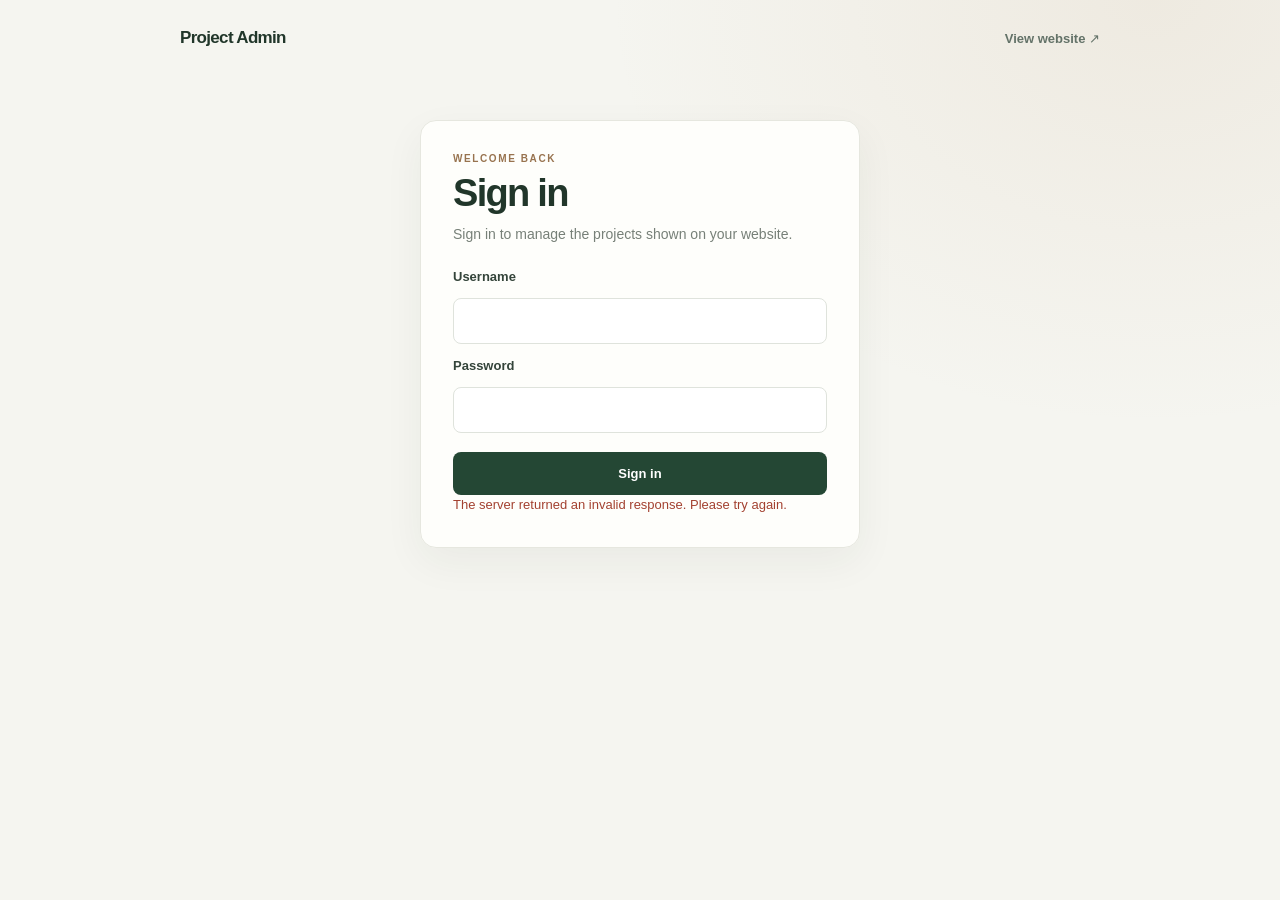
<file: admin.html>
<!DOCTYPE html>
<html lang="en">
<head>
    <meta charset="UTF-8">
    <meta name="viewport" content="width=device-width, initial-scale=1.0">
    <meta name="robots" content="noindex, nofollow">
    <title>Projects Admin</title>
    <link rel="stylesheet" href="admin.css">
    <script src="admin.js" defer></script>
</head>
<body>
    <main class="page-shell">
        <header class="page-header">
            <a class="brand" href="index.html">Project Admin</a>
            <a class="site-link" href="index.html">View website <span aria-hidden="true">↗</span></a>
        </header>

        <section id="login-panel" class="panel login-panel" aria-labelledby="login-title">
            <div class="panel-heading">
                <p class="eyebrow">WELCOME BACK</p>
                <h1 id="login-title">Sign in</h1>
                <p>Sign in to manage the projects shown on your website.</p>
            </div>
            <form id="login-form">
                <label for="username">Username</label>
                <input id="username" name="username" type="text" autocomplete="username" required>
                <label for="password">Password</label>
                <input id="password" name="password" type="password" autocomplete="current-password" required>
                <button class="button button-primary button-full" type="submit">Sign in</button>
                <p id="login-status" class="status-message" role="status" aria-live="polite"></p>
            </form>
        </section>

        <section id="dashboard" class="dashboard" hidden>
            <div class="dashboard-heading">
                <div>
                    <p class="eyebrow">YOUR PORTFOLIO</p>
                    <h1>Manage projects</h1>
                    <p>Add a project once and it will appear on your homepage.</p>
                </div>
                <button id="logout-button" class="button button-secondary" type="button">Sign out</button>
            </div>

            <section class="panel" aria-labelledby="add-project-title">
                <div class="panel-heading">
                    <h2 id="add-project-title">Add a project</h2>
                    <p>Enter the details below, then select Save Project.</p>
                </div>
                <form id="project-form">
                    <div class="form-field">
                        <label for="project-title">Project title</label>
                        <input id="project-title" name="title" type="text" maxlength="200" required>
                    </div>
                    <div class="form-field">
                        <label for="project-description">Project description</label>
                        <textarea id="project-description" name="description" rows="4" maxlength="5000" required></textarea>
                    </div>
                    <div class="form-field">
                        <label for="project-type">Website type</label>
                        <select id="project-type" name="project_type" required>
                            <option value="" selected disabled>Select a website type</option>
                            <option value="hotel">Hotel Websites</option>
                            <option value="business">Companies / Business Websites</option>
                            <option value="educational">Educational Websites</option>
                        </select>
                    </div>
                    <fieldset class="image-options">
                        <legend>Project image</legend>
                        <div class="form-field">
                            <label for="image-url">Image URL</label>
                            <input id="image-url" name="image_url" type="url" placeholder="https://example.com/image.jpg">
                        </div>
                        <div class="form-field">
                            <label for="image-file">Or upload an image <span class="field-note">(JPG, PNG, GIF, or WebP; up to 5 MB)</span></label>
                            <input id="image-file" name="image_file" type="file" accept="image/jpeg,image/png,image/gif,image/webp">
                        </div>
                    </fieldset>
                    <div class="form-field">
                        <label for="project-link">Project link <span class="field-note">(optional)</span></label>
                        <input id="project-link" name="project_link" type="url" maxlength="1000" placeholder="https://example.com/project">
                    </div>
                    <div class="form-actions">
                        <button class="button button-primary" type="submit">Save Project</button>
                        <p id="project-status" class="status-message" role="status" aria-live="polite"></p>
                    </div>
                </form>
            </section>

            <section class="projects-section" aria-labelledby="saved-projects-title">
                <div class="section-title-row">
                    <div>
                        <p class="eyebrow">PORTFOLIO CONTENT</p>
                        <h2 id="saved-projects-title">Saved projects</h2>
                    </div>
                    <span id="project-count" class="project-count"></span>
                </div>
                <div id="projects-list" class="project-list" aria-live="polite"></div>
                <p id="list-status" class="status-message" role="status" aria-live="polite"></p>
            </section>
        </section>
    </main>
</body>
</html>
</file>
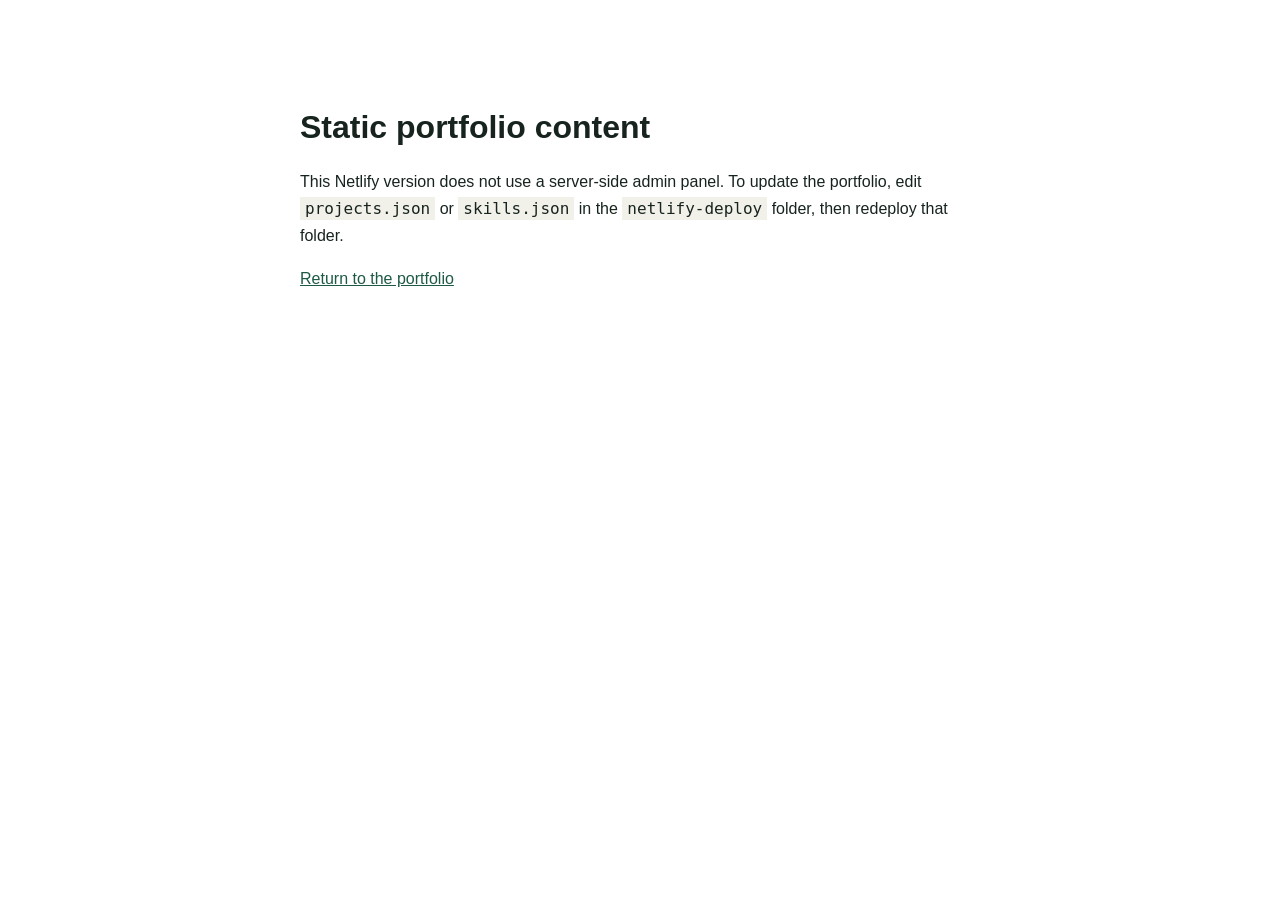
<file: netlify-deploy/admin.html>
<!DOCTYPE html>
<html lang="en">
<head>
    <meta charset="UTF-8">
    <meta name="viewport" content="width=device-width, initial-scale=1.0">
    <meta name="robots" content="noindex, nofollow">
    <title>Portfolio Content | Ifikhar Khalil</title>
    <style>
        body { max-width: 680px; margin: 12vh auto; padding: 0 24px; color: #17241e; font: 16px/1.7 Arial, sans-serif; }
        h1 { line-height: 1.2; }
        a { color: #1d5946; }
        code { padding: 2px 5px; background: #f1f0e9; }
    </style>
</head>
<body>
    <main>
        <h1>Static portfolio content</h1>
        <p>This Netlify version does not use a server-side admin panel. To update the portfolio, edit <code>projects.json</code> or <code>skills.json</code> in the <code>netlify-deploy</code> folder, then redeploy that folder.</p>
        <p><a href="/">Return to the portfolio</a></p>
    </main>
</body>
</html>
</file>
<file: style.css>
:root {
  color-scheme: light;
  --navy: #f7f6f1;
  --navy-soft: #eeeee7;
  --card: #fffefa;
  --white: #17241e;
  --muted: #65726b;
  --blue: #1d5946;
  --cyan: #c18b53;
  --line: rgba(28, 54, 41, 0.13);
  --font-body: "DM Sans", sans-serif;
  --font-heading: "DM Serif Display", Georgia, serif;
}

* {
  box-sizing: border-box;
}
html {
  scroll-behavior: smooth;
  scroll-padding-top: 85px;
}
body {
  margin: 0;
  background: var(--navy);
  color: var(--white);
  font-family: var(--font-body);
  font-size: 16px;
  line-height: 1.7;
  overflow-x: hidden;
}
a {
  color: inherit;
  text-decoration: none;
}
a:hover {
  color: var(--cyan);
}
.site-nav {
  padding: 18px 0;
  background: rgba(8, 20, 38, 0.82);
  backdrop-filter: blur(16px);
  border-bottom: 1px solid rgba(255, 255, 255, 0.05);
}
.brand-mark {
  color: var(--white) !important;
  font: 800 29px/1 var(--font-heading);
  letter-spacing: -2px;
}
.brand-mark span {
  color: var(--cyan);
}
.navbar-nav .nav-link {
  color: #b7c1d0;
  font-size: 14px;
  font-weight: 600;
  transition: color 0.2s ease;
}
.navbar-nav .nav-link:hover,
.navbar-nav .nav-link:focus {
  color: var(--white);
}
.navbar-nav .nav-contact {
  color: var(--white);
}
.navbar-toggler {
  border-color: var(--line);
}
.navbar-toggler:focus {
  box-shadow: 0 0 0 0.2rem rgba(102, 168, 255, 0.2);
}
.hero-section {
  min-height: 750px;
  display: flex;
  align-items: center;
  position: relative;
  isolation: isolate;
  overflow: hidden;
  padding: 130px 0 100px;
}
.hero-section::before {
  content: "";
  z-index: -2;
  position: absolute;
  inset: 0;
  background:
    radial-gradient(
      ellipse at 75% 48%,
      rgba(32, 75, 120, 0.25),
      transparent 46%
    ),
    linear-gradient(120deg, #081426, #09182b 60%, #0a192b);
}
.hero-glow {
  position: absolute;
  z-index: -1;
  width: 340px;
  height: 340px;
  border-radius: 50%;
  filter: blur(115px);
  opacity: 0.14;
  background: #368bff;
}
.hero-glow-one {
  top: 10%;
  right: 12%;
}
.hero-glow-two {
  bottom: 4%;
  left: 18%;
  width: 200px;
  height: 200px;
  background: #43d5c1;
  opacity: 0.08;
}
.hero-content {
  position: relative;
}
.eyebrow,
.section-kicker {
  color: var(--cyan);
  font-size: 11px;
  font-weight: 700;
  letter-spacing: 2px;
}
.eyebrow {
  display: flex;
  align-items: center;
  gap: 10px;
  margin-bottom: 23px;
}
.status-dot {
  height: 7px;
  width: 7px;
  border-radius: 50%;
  background: var(--cyan);
  box-shadow: 0 0 12px var(--cyan);
}
h1,
h2,
h3 {
  font-family: var(--font-heading);
}
.hero-section h1 {
  font-size: clamp(42px, 6vw, 72px);
  font-weight: 800;
  letter-spacing: -3.4px;
  line-height: 1.1;
  margin: 0 0 17px;
}
.text-gradient {
  color: var(--blue);
  background: linear-gradient(100deg, #74b6ff, #78e4d4);
  -webkit-background-clip: text;
  background-clip: text;
  -webkit-text-fill-color: transparent;
}
.hero-nickname {
  font-size: 0.56em;
  letter-spacing: -1.2px;
  font-weight: 500;
  color: #c3cedc;
}
.nickname {
  color: var(--cyan);
  font-weight: 800;
}
.hero-role {
  font-size: 20px;
  font-weight: 700;
  letter-spacing: 0.3px;
  margin: 21px 0 8px;
}
.hero-copy {
  max-width: 485px;
  color: var(--muted);
  font-size: 16px;
  margin-bottom: 28px;
}
.btn {
  border-radius: 6px;
  padding: 12px 20px;
  font-size: 14px;
  font-weight: 700;
}
.btn-primary-custom {
  color: #071629;
  background: linear-gradient(110deg, #78b9ff, #76dfd1);
  border: 0;
  box-shadow: 0 8px 26px rgba(67, 173, 211, 0.15);
}
.btn-primary-custom:hover,
.btn-primary-custom:focus {
  color: #071629;
  filter: brightness(1.08);
  transform: translateY(-1px);
}
.btn-outline-custom {
  border: 1px solid rgba(205, 221, 240, 0.24);
  color: var(--white);
}
.btn-outline-custom:hover {
  border-color: var(--cyan);
  color: var(--cyan);
}
.hero-socials {
  display: flex;
  align-items: center;
  gap: 18px;
  margin-top: 48px;
}
.hero-socials span {
  font-size: 10px;
  letter-spacing: 1.4px;
  color: #79899d;
  font-weight: 700;
}
.hero-socials a {
  color: #a9b5c5;
  font-size: 18px;
}
.portrait-wrap {
  position: relative;
  max-width: 390px;
  margin: 0 auto;
  aspect-ratio: 1;
  display: grid;
  place-items: center;
}
.portrait-orbit {
  position: absolute;
  border: 1px solid rgba(111, 176, 236, 0.17);
  border-radius: 50%;
  transform: rotate(-23deg);
}
.orbit-one {
  width: 92%;
  height: 73%;
}
.orbit-two {
  width: 76%;
  height: 102%;
  transform: rotate(30deg);
  border-color: rgba(109, 219, 205, 0.14);
}
.portrait-frame {
  width: 70%;
  height: 83%;
  padding: 9px;
  border: 1px solid rgba(176, 207, 240, 0.25);
  border-radius: 46% 46% 12px 12px;
  background: linear-gradient(
    145deg,
    rgba(97, 158, 220, 0.2),
    rgba(31, 59, 87, 0.35)
  );
  box-shadow: 0 20px 70px rgba(0, 0, 0, 0.25);
  overflow: hidden;
}
.profile-photo {
  width: 100%;
  height: 100%;
  display: block;
  object-fit: cover;
  object-position: center top;
  border-radius: 46% 46% 7px 7px;
  background: #17283e;
}
.floating-card {
  position: absolute;
  display: flex;
  align-items: center;
  gap: 11px;
  padding: 12px 15px;
  border: 1px solid rgba(205, 221, 240, 0.13);
  border-radius: 9px;
  background: rgba(15, 31, 51, 0.88);
  box-shadow: 0 15px 32px rgba(0, 0, 0, 0.2);
  font-size: 11px;
  color: var(--muted);
  line-height: 1.5;
}
.floating-card strong {
  font-size: 12px;
  color: var(--white);
}
.experience-card {
  left: -4%;
  top: 29%;
}
.experience-card i {
  color: var(--cyan);
  font-size: 20px;
}
.hello-card {
  right: -4%;
  bottom: 22%;
}
.hello-emoji {
  font-size: 23px;
  color: #83b9ff;
}
.scroll-hint {
  position: absolute;
  bottom: -53px;
  left: 12px;
  color: #75859a;
  font-size: 9px;
  letter-spacing: 1.6px;
  font-weight: 700;
  display: flex;
  align-items: center;
  gap: 10px;
}
.scroll-hint span {
  width: 23px;
  height: 1px;
  background: var(--cyan);
}
.section-block {
  padding: 110px 0;
}
.about-section,
.services-section {
  background: #0a1729;
}
.section-kicker {
  margin-bottom: 13px;
}
.section-title {
  font-size: clamp(32px, 4vw, 47px);
  letter-spacing: -1.7px;
  line-height: 1.2;
  font-weight: 800;
  margin: 0;
}
.about-copy {
  color: #a8b5c6;
  font-size: 16px;
  margin: 0 0 20px;
}
.text-link {
  color: var(--white);
  font-size: 13px;
  font-weight: 700;
}
.text-link i {
  color: var(--cyan);
  margin-left: 6px;
}
.section-heading {
  margin-bottom: 40px;
}
.skills-list {
  display: grid;
  grid-template-columns: 1fr 1fr;
  gap: 27px 42px;
}
.skill-item {
  min-width: 0;
}
.skill-meta {
  display: flex;
  justify-content: space-between;
  gap: 12px;
  margin-bottom: 10px;
  font-size: 13px;
  font-weight: 600;
}
.skill-meta span:last-child {
  color: #a6b6c8;
}
.skill-track {
  height: 6px;
  border-radius: 9px;
  background: #1b2b40;
  overflow: hidden;
}
.skill-fill {
  height: 100%;
  width: 0;
  border-radius: inherit;
  background: linear-gradient(90deg, #65a9ff, #67ddce);
  transition: width 1.2s cubic-bezier(0.2, 0.8, 0.2, 1);
}
.loading-message,
.error-message {
  color: var(--muted);
  padding: 20px 0;
}
.service-card {
  height: 100%;
  position: relative;
  padding: 28px 23px 25px;
  border: 1px solid var(--line);
  border-radius: 8px;
  background: rgba(16, 31, 52, 0.45);
  transition:
    transform 0.25s ease,
    border-color 0.25s ease;
}
.service-card:hover {
  transform: translateY(-5px);
  border-color: rgba(102, 224, 208, 0.4);
}
.service-number {
  position: absolute;
  right: 20px;
  top: 20px;
  color: #64758b;
  font-size: 11px;
}
.service-icon {
  color: var(--cyan);
  font-size: 25px;
  margin-bottom: 25px;
}
.service-card h3 {
  font-size: 17px;
  font-weight: 700;
  margin-bottom: 10px;
}
.service-card p {
  color: var(--muted);
  font-size: 13px;
  line-height: 1.7;
  margin: 0;
}
.service-card > a {
  display: inline-flex;
  margin-top: 20px;
  color: #86baff;
}
.heading-note {
  color: var(--muted);
  font-size: 14px;
  margin: 0 0 4px;
}
.projects-by {
  color: #12345a;
}
.project-card {
  height: 100%;
  border: 1px solid var(--line);
  border-radius: 9px;
  overflow: hidden;
  background: #0d1b2e;
  transition:
    transform 0.25s ease,
    border-color 0.25s ease;
}
.project-card:hover {
  transform: translateY(-5px);
  border-color: rgba(102, 224, 208, 0.4);
}
.project-image {
  width: 100%;
  aspect-ratio: 16 / 10;
  display: block;
  object-fit: cover;
  background: #152840;
}
.project-content {
  padding: 22px;
}
.project-content h3 {
  font-size: 18px;
  font-weight: 700;
  margin-bottom: 9px;
}
.project-content p {
  color: var(--muted);
  font-size: 13px;
  margin: 0;
}
.contact-section {
  padding-top: 70px;
}
.contact-panel {
  padding: 55px;
  border: 1px solid var(--line);
  border-radius: 12px;
  background:
    radial-gradient(
      ellipse at 2% 10%,
      rgba(67, 122, 184, 0.14),
      transparent 40%
    ),
    #0c1a2d;
}
.contact-copy {
  color: var(--muted);
  margin: 20px 0;
  max-width: 350px;
}
.contact-email {
  color: #cad7e7;
  font-size: 14px;
  font-weight: 600;
}
.contact-email i {
  color: var(--cyan);
  margin-left: 5px;
}
.form-label {
  color: #c7d2df;
  font-size: 12px;
  font-weight: 600;
}
.optional-label {
  color: #8290a3;
  font-weight: 400;
}
.form-control {
  color: var(--white);
  border: 1px solid rgba(184, 203, 226, 0.16);
  border-radius: 5px;
  background: #091629;
  padding: 12px 14px;
  font-size: 13px;
}
.form-control::placeholder {
  color: #718198;
}
.form-control:focus {
  color: var(--white);
  background: #091629;
  border-color: #69b4ff;
  box-shadow: 0 0 0 0.2rem rgba(102, 168, 255, 0.12);
}
.form-status {
  min-height: 22px;
  font-size: 13px;
  color: var(--cyan);
}
.form-status.is-error {
  color: #ff9a9a;
}
.site-footer {
  padding: 26px 0;
  border-top: 1px solid var(--line);
  color: #8290a3;
  font-size: 12px;
}
.site-footer .brand-mark {
  font-size: 25px;
}
.back-to-top {
  color: #b5c1d0;
  font-size: 12px;
}
.back-to-top i {
  margin-left: 5px;
  color: var(--cyan);
}

@media (max-width: 991.98px) {
  .navbar-collapse {
    padding-top: 14px;
  }
  .navbar-nav {
    align-items: flex-start !important;
  }
  .hero-section {
    min-height: auto;
    padding: 145px 0 100px;
  }
  .hero-section .col-lg-7 {
    text-align: center;
  }
  .eyebrow,
  .hero-actions,
  .hero-socials {
    justify-content: center;
  }
  .hero-copy {
    margin-left: auto;
    margin-right: auto;
  }
  .scroll-hint {
    bottom: -63px;
  }
  .portrait-wrap {
    max-width: 330px;
  }
  .section-block {
    padding: 85px 0;
  }
}
@media (max-width: 575.98px) {
  .hero-section {
    padding-top: 130px;
  }
  .hero-section h1 {
    letter-spacing: -2.2px;
  }
  .hero-socials {
    margin-top: 34px;
  }
  .portrait-wrap {
    max-width: 290px;
  }
  .floating-card {
    padding: 9px 11px;
  }
  .experience-card {
    left: -1%;
  }
  .hello-card {
    right: -1%;
  }
  .section-block {
    padding: 72px 0;
  }
  .skills-list {
    grid-template-columns: 1fr;
    gap: 21px;
  }
  .contact-section {
    padding-top: 20px;
  }
  .contact-panel {
    padding: 30px 22px;
  }
  .site-footer .container {
    text-align: center;
  }
}
@media (prefers-reduced-motion: reduce) {
  *,
  *::before,
  *::after {
    scroll-behavior: auto !important;
    transition-duration: 0.01ms !important;
    animation-duration: 0.01ms !important;
  }
}

/* Refined editorial palette with quiet, ambient light in the hero. */
body {
  background: var(--navy);
  color: var(--white);
}

a:hover {
  color: #a56d38;
}

.site-nav {
  padding: 17px 0;
  background: rgba(247, 246, 241, 0.9);
  border-bottom-color: rgba(28, 54, 41, 0.09);
  box-shadow: 0 5px 25px rgba(27, 44, 34, 0.035);
}

.brand-mark {
  color: #183a2c !important;
  font-size: 30px;
  letter-spacing: -1.5px;
}

.brand-mark span {
  color: #b57d49;
}

.navbar-nav .nav-link {
  color: #4e5e55;
  font-size: 13px;
}

.navbar-nav .nav-link:hover,
.navbar-nav .nav-link:focus,
.navbar-nav .nav-contact {
  color: #1d5946;
}

.navbar-nav .nav-contact {
  padding: 9px 16px;
  border: 1px solid rgba(29, 89, 70, 0.25);
  border-radius: 999px;
}

.navbar-nav .nav-contact:hover {
  background: #1d5946;
  color: #fffefa;
}

.hero-section {
  min-height: 740px;
  padding-top: 135px;
  padding-bottom: 105px;
  background:
    radial-gradient(ellipse at 82% 31%, rgba(196, 151, 99, 0.18), transparent 32%),
    radial-gradient(ellipse at 17% 83%, rgba(76, 130, 100, 0.2), transparent 38%),
    linear-gradient(120deg, #10271e 0%, #17372a 56%, #10271f 100%);
}

.hero-section::before {
  background:
    radial-gradient(ellipse at 72% 54%, rgba(231, 197, 149, 0.1), transparent 36%),
    linear-gradient(120deg, rgba(8, 24, 17, 0.14), transparent 65%);
}

.hero-glow {
  width: 410px;
  height: 410px;
  filter: blur(130px);
  opacity: 0.18;
  background: #d7a26a;
}

.hero-glow-one {
  top: 3%;
  right: 13%;
}

.hero-glow-two {
  bottom: 0;
  left: 25%;
  width: 290px;
  height: 290px;
  background: #80ae8b;
  opacity: 0.12;
}

.eyebrow,
.section-kicker {
  font-family: var(--font-body);
  color: #bd8c5b;
  font-size: 10px;
  letter-spacing: 2.2px;
}

.status-dot {
  background: #d4ae7c;
  box-shadow: 0 0 15px rgba(212, 174, 124, 0.8);
}

.hero-section h1 {
  max-width: 760px;
  color: #fbfaf6;
  font-family: var(--font-heading);
  font-size: clamp(54px, 6.4vw, 82px);
  font-weight: 400;
  letter-spacing: -1.5px;
  line-height: 1.07;
}

.hero-section .text-gradient {
  background: linear-gradient(105deg, #f8f2e7 8%, #d7b58d 92%);
  -webkit-background-clip: text;
  background-clip: text;
  -webkit-text-fill-color: transparent;
}

.hero-nickname {
  color: rgba(249, 247, 239, 0.74);
  font-size: 0.42em;
  letter-spacing: 0;
}

.nickname {
  color: #e0b889;
  font-family: var(--font-body);
  font-weight: 600;
}

.skill-meta h3 {
  margin: 0;
  color: inherit;
  font-family: inherit;
  font-size: inherit;
  font-weight: inherit;
}

.hero-role {
  margin-top: 23px;
  color: #f4eee3;
  font-size: 17px;
  font-weight: 600;
  letter-spacing: 0.4px;
}

.hero-copy {
  max-width: 470px;
  color: rgba(244, 241, 232, 0.7);
  font-size: 15px;
}

.btn {
  border-radius: 999px;
  padding: 13px 22px;
  font-size: 13px;
}

.btn-primary-custom {
  color: #fffdf8;
  background: #b17c4d;
  box-shadow: 0 10px 26px rgba(9, 20, 14, 0.18);
}

.btn-primary-custom:hover,
.btn-primary-custom:focus {
  color: #fffdf8;
  background: #c18b58;
}

.btn-outline-custom {
  border-color: rgba(249, 247, 239, 0.32);
  color: #f9f7ef;
}

.btn-outline-custom:hover {
  border-color: #e0b889;
  color: #e0b889;
}

.hero-socials {
  margin-top: 40px;
}

.hero-socials span,
.hero-socials a {
  color: rgba(244, 241, 232, 0.62);
}

.hero-socials a:hover {
  color: #e0b889;
}

.portrait-wrap {
  max-width: 410px;
}

.portrait-orbit {
  border-color: rgba(229, 198, 157, 0.23);
}

.orbit-two {
  border-color: rgba(206, 222, 201, 0.18);
}

.portrait-frame {
  width: 69%;
  height: 84%;
  padding: 7px;
  border-color: rgba(238, 221, 193, 0.48);
  border-radius: 47% 47% 46% 46%;
  background: linear-gradient(145deg, rgba(224, 184, 137, 0.5), rgba(44, 80, 60, 0.38));
  box-shadow: 0 25px 85px rgba(4, 17, 11, 0.4), 0 0 55px rgba(216, 177, 129, 0.09);
}

.profile-photo {
  border-radius: 47% 47% 45% 45%;
}

.floating-card {
  border-color: rgba(244, 232, 211, 0.22);
  background: rgba(19, 44, 32, 0.88);
  box-shadow: 0 16px 38px rgba(3, 15, 9, 0.25);
  color: rgba(244, 241, 232, 0.72);
  backdrop-filter: blur(10px);
}

.floating-card strong {
  color: #fffaf0;
}

.experience-card i,
.hello-emoji {
  color: #dfb487;
}

.scroll-hint {
  color: rgba(244, 241, 232, 0.55);
}

.scroll-hint span {
  background: #d8b287;
}

.section-block {
  padding: 100px 0;
}

.about-section,
.services-section {
  background: #efeee8;
}

.skills-section,
.projects-section {
  background: #f8f7f2;
}

.section-kicker {
  margin-bottom: 15px;
  color: #9c7047;
}

.section-title {
  color: #1d3529;
  font-family: var(--font-heading);
  font-size: clamp(38px, 4vw, 54px);
  font-weight: 400;
  letter-spacing: -0.5px;
  line-height: 1.14;
}

.projects-section .section-title {
  color: #0d2b5a;
}

.projects-section .section-title .text-gradient {
  color: inherit;
  background: linear-gradient(105deg, #1d5946, #a8794e);
  -webkit-background-clip: text;
  background-clip: text;
  -webkit-text-fill-color: transparent;
}

.section-block .text-gradient {
  background: linear-gradient(105deg, #1d5946, #a8794e);
  -webkit-background-clip: text;
  background-clip: text;
  -webkit-text-fill-color: transparent;
}

.about-copy {
  color: #59665e;
  font-size: 15px;
  line-height: 1.85;
}

.text-link {
  color: #244b38;
}

.text-link i {
  color: #a8794e;
}

.skills-list {
  column-gap: 54px;
}

.skill-meta {
  color: #33463a;
}

.skill-meta span:last-child {
  color: #7a8178;
}

.skill-track {
  height: 5px;
  background: #e4e3db;
}

.skill-fill {
  background: linear-gradient(90deg, #285b45, #bd8b59);
}

.loading-message,
.error-message {
  color: var(--muted);
}

.service-card,
.project-card {
  border-color: rgba(31, 57, 43, 0.1);
  border-radius: 12px;
  background: #fbfaf6;
  box-shadow: 0 10px 34px rgba(31, 47, 36, 0.035);
}

.service-card {
  padding: 30px 24px 25px;
}

.service-card:hover,
.project-card:hover {
  border-color: rgba(177, 124, 77, 0.42);
  box-shadow: 0 18px 42px rgba(31, 47, 36, 0.09);
}

.service-number {
  color: #a3a59b;
}

.service-icon {
  color: #9e7048;
}

.service-card h3,
.project-content h3 {
  color: #223b2d;
  font-family: var(--font-body);
  font-size: 16px;
  font-weight: 700;
}

.service-card p,
.project-content p {
  color: #6b756d;
}

.service-card > a {
  color: #9e7048;
}

.heading-note {
  color: #707970;
}

.project-image {
  background: #e5e4dc;
}

.project-content {
  padding: 23px;
}

.contact-section {
  background: #f8f7f2;
}

.contact-panel {
  border-color: rgba(255, 255, 255, 0.12);
  border-radius: 16px;
  background:
    radial-gradient(ellipse at 91% 11%, rgba(194, 147, 99, 0.2), transparent 36%),
    radial-gradient(ellipse at 5% 90%, rgba(69, 119, 87, 0.17), transparent 38%),
    #173326;
  box-shadow: 0 24px 70px rgba(30, 47, 35, 0.12);
}

.contact-panel .section-title {
  color: #fbf8f0;
}

.contact-panel .section-kicker {
  color: #d1a878;
}

.contact-panel .text-gradient {
  background: linear-gradient(105deg, #f7efe0, #dcb486);
  -webkit-background-clip: text;
  background-clip: text;
  -webkit-text-fill-color: transparent;
}

.contact-copy,
.contact-email {
  color: rgba(248, 246, 237, 0.72);
}



.contact-email i {
  color: #ddb78d;
}

.form-label {
  color: #f1eee5;
}

.optional-label {
  color: rgba(241, 238, 229, 0.6);
}

.form-control,
.form-control:focus {
  color: #fffdf8;
  border-color: rgba(247, 244, 234, 0.2);
  background: rgba(9, 28, 19, 0.42);
}

.form-control::placeholder {
  color: rgba(236, 234, 223, 0.48);
}

.form-control:focus {
  border-color: #d1a878;
  box-shadow: 0 0 0 0.2rem rgba(209, 168, 120, 0.13);
}

.form-status {
  color: #cfdfc8;
}

.form-status.is-error {
  color: #ffc2b9;
}

.site-footer {
  border-top-color: rgba(31, 57, 43, 0.1);
  background: #efeee8;
  color: #6a756c;
}

.site-footer .brand-mark {
  color: #183a2c !important;
}

.back-to-top {
  color: #4e5e55;
}

.back-to-top i {
  color: #a8794e;
}

.whatsapp-float {
  position: fixed;
  z-index: 1030;
  bottom: max(22px, env(safe-area-inset-bottom));
  left: max(22px, env(safe-area-inset-left));
  display: inline-flex;
  align-items: center;
  gap: 9px;
  min-height: 48px;
  padding: 0 17px;
  border: 1px solid rgba(255, 255, 255, 0.26);
  border-radius: 999px;
  background: #218c58;
  box-shadow: 0 8px 24px rgba(22, 75, 48, 0.25);
  color: #fff;
  font-size: 12px;
  font-weight: 700;
  isolation: isolate;
  transition: background 0.25s ease, box-shadow 0.3s ease, transform 0.3s cubic-bezier(0.2, 0.8, 0.2, 1);
}

.whatsapp-float::before,
.whatsapp-float::after {
  position: absolute;
  z-index: -1;
  inset: -8px;
  border-radius: inherit;
  content: "";
  pointer-events: none;
}

.whatsapp-float::before {
  border: 1px solid rgba(33, 140, 88, 0.24);
  transition: inset 0.3s ease, border-color 0.3s ease;
}

.whatsapp-float::after {
  background: radial-gradient(circle at 50% 0, #f8fff8 0 4px, transparent 4.5px);
  opacity: 1;
  transform: rotate(0deg);
  transition: opacity 0.25s ease;
  animation: whatsapp-orbit 2.4s linear infinite;
}

.whatsapp-float i {
  font-size: 20px;
  transition: transform 0.3s ease;
}

.whatsapp-float:hover,
.whatsapp-float:focus-visible {
  transform: translateY(-3px) scale(1.035);
  background: #187848;
  box-shadow: 0 13px 32px rgba(22, 75, 48, 0.32), 0 0 22px rgba(33, 140, 88, 0.2);
  color: #fff;
}

.whatsapp-float:hover::before,
.whatsapp-float:focus-visible::before {
  inset: -11px;
  border-color: rgba(33, 140, 88, 0.42);
}

.whatsapp-float:hover i,
.whatsapp-float:focus-visible i {
  transform: rotate(-12deg) scale(1.12);
}

.whatsapp-float:focus-visible {
  outline: 3px solid rgba(33, 140, 88, 0.32);
  outline-offset: 3px;
}

@keyframes whatsapp-orbit {
  to {
    transform: rotate(360deg);
  }
}

@media (prefers-reduced-motion: reduce) {
  .whatsapp-float,
  .whatsapp-float::before,
  .whatsapp-float::after,
  .whatsapp-float i {
    transition: none;
    animation: none !important;
  }
}

@media (max-width: 991.98px) {
  .navbar-collapse {
    margin-top: 13px;
    padding: 10px 15px 14px;
    border: 1px solid rgba(28, 54, 41, 0.09);
    border-radius: 12px;
    background: #fbfaf6;
    box-shadow: 0 14px 35px rgba(27, 44, 34, 0.08);
  }

  .hero-section {
    padding-top: 145px;
  }
}

@media (max-width: 575.98px) {
  .hero-section h1 {
    font-size: clamp(48px, 13vw, 66px);
    letter-spacing: -0.8px;
  }

  .hero-nickname {
    font-size: 0.39em;
  }

  .section-block {
    padding: 75px 0;
  }

  .contact-panel {
    padding: 32px 22px;
  }
}

html {
  scroll-behavior: smooth;
  scroll-padding-top: 92px;
}

.hero-section {
  min-height: 720px;
  isolation: isolate;
}

.hero-section .hero-content,
.hero-section .col-lg-7 {
  min-width: 0;
}

.hero-section h1 {
  max-width: 100%;
  margin: 0;
  font-size: clamp(42px, 6.4vw, 88px);
  letter-spacing: -0.065em;
  line-height: 1.12;
  overflow-wrap: anywhere;
}

.hero-section .hero-heading-role {
  margin: 12px 0 0;
  color: #526257;
  font-size: clamp(15px, 1.7vw, 20px);
  font-weight: 700;
  letter-spacing: 0.015em;
  line-height: 1.5;
}

.hero-nickname {
  margin-top: 14px;
}

.hero-actions .btn {
  transition: transform 0.2s ease, box-shadow 0.2s ease, background-color 0.2s ease;
}

.hero-actions .btn:hover {
  transform: translateY(-3px);
  box-shadow: 0 13px 28px rgba(19, 42, 28, 0.2);
}

.download-cv-button {
  background: rgba(255, 253, 248, 0.08);
  cursor: pointer;
}

.about-section .row > [class*="col-"] {
  position: relative;
  z-index: 1;
}

.about-section .section-title {
  margin-bottom: 0;
  line-height: 1.2;
  overflow-wrap: anywhere;
}

.about-copy {
  margin: 0 0 22px;
  line-height: 1.85;
}

.about-section .text-link {
  display: inline-flex;
  align-items: center;
  gap: 7px;
  margin-top: 6px;
  line-height: 1.6;
}

.section-subtitle,
.projects-section .heading-note {
  max-width: 640px;
  margin: 15px 0 32px;
  line-height: 1.75;
}

.service-card {
  display: flex;
  min-height: 270px;
  flex-direction: column;
  padding: 30px 25px 24px;
}

.service-card h3 {
  display: -webkit-box;
  overflow: hidden;
  min-height: 2.8em;
  margin-bottom: 10px;
  line-height: 1.4;
  -webkit-box-orient: vertical;
  -webkit-line-clamp: 2;
}

.service-card p {
  display: -webkit-box;
  overflow: hidden;
  min-height: 5.1em;
  margin-bottom: 15px;
  line-height: 1.7;
  -webkit-box-orient: vertical;
  -webkit-line-clamp: 3;
}

.service-card > a {
  align-self: flex-start;
  margin-top: auto;
  padding-top: 5px;
}

.project-content {
  min-width: 0;
  padding: 20px;
}

.project-content h3 {
  display: -webkit-box;
  overflow: hidden;
  min-height: 2.8em;
  margin-bottom: 8px;
  line-height: 1.4;
  -webkit-box-orient: vertical;
  -webkit-line-clamp: 2;
}

.project-content p {
  display: -webkit-box;
  overflow: hidden;
  min-height: 4.8em;
  line-height: 1.6;
  -webkit-box-orient: vertical;
  -webkit-line-clamp: 3;
}

.projects-section .category-card {
  display: flex;
  flex-direction: column;
}

.projects-section .category-card-content {
  display: flex;
  flex: 1;
  flex-direction: column;
}

.projects-section .category-card-content > p {
  min-height: 3.4em;
  margin-bottom: 18px;
}

.category-view-button {
  margin-top: auto;
}

.contact-section {
  padding-top: 85px;
  padding-bottom: 90px;
}

.contact-panel {
  position: relative;
  isolation: isolate;
  padding: clamp(30px, 5vw, 64px);
}

.contact-panel .row > [class*="col-"] {
  position: relative;
  z-index: 1;
  min-width: 0;
}

.contact-panel .section-title {
  margin: 0 0 30px;
  font-size: clamp(34px, 4.2vw, 54px);
  line-height: 1.18;
  overflow-wrap: anywhere;
}

.contact-copy {
  max-width: 390px;
  margin: 0 0 24px;
  line-height: 1.8;
}

.contact-email {
  display: inline-flex;
  align-items: center;
  gap: 7px;
  line-height: 1.6;
  overflow-wrap: anywhere;
}

.process-section {
  overflow: hidden;
  background: #f7f6f1;
}

.process-steps {
  position: relative;
}

.process-step {
  position: relative;
  height: 100%;
  padding: 0 12px 12px;
  text-align: center;
}

.process-step-number {
  display: block;
  margin-bottom: 13px;
  color: #a8794e;
  font-size: 10px;
  font-weight: 800;
  letter-spacing: 0.16em;
}

.process-icon {
  position: relative;
  z-index: 1;
  display: grid;
  width: 66px;
  height: 66px;
  place-items: center;
  margin: 0 auto 19px;
  border: 1px solid rgba(36, 84, 63, 0.15);
  border-radius: 50%;
  background: #f7f6f1;
  box-shadow: 0 8px 20px rgba(38, 58, 42, 0.08);
  color: #315b43;
  font-size: 25px;
}

.process-step h3 {
  margin: 0 0 10px;
  color: #263d2e;
  font-family: var(--font-body);
  font-size: 15px;
  font-weight: 800;
  line-height: 1.45;
}

.process-step p {
  max-width: 250px;
  margin: 0 auto;
  color: #69736b;
  font-size: 12px;
  line-height: 1.75;
}

.stats-section {
  padding: 54px 0;
  background: #1a2e22;
  color: #f7f3e8;
}

.stat-card {
  height: 100%;
  padding: 20px 14px;
  border: 1px solid rgba(243, 232, 210, 0.14);
  border-radius: 12px;
  background: rgba(255, 255, 255, 0.045);
  text-align: center;
}

.stat-number {
  display: block;
  margin-bottom: 6px;
  color: #e0b889;
  font-family: var(--serif);
  font-size: clamp(34px, 4vw, 48px);
  font-weight: 400;
  line-height: 1.1;
}

.stat-card p {
  margin: 0;
  color: rgba(247, 243, 232, 0.76);
  font-size: 11px;
  font-weight: 600;
  line-height: 1.5;
}

.faq-section {
  background: #eeeee7;
}

.faq-list {
  max-width: 850px;
  margin: 0 auto;
}

.faq-item {
  margin-bottom: 12px;
  padding: 0 22px;
  border: 1px solid rgba(31, 57, 43, 0.1);
  border-radius: 11px;
  background: #f9f8f3;
  box-shadow: 0 8px 24px rgba(31, 47, 36, 0.035);
}

.faq-item summary {
  position: relative;
  padding: 19px 35px 19px 0;
  color: #263d2e;
  cursor: pointer;
  font-size: 14px;
  font-weight: 700;
  line-height: 1.6;
  list-style: none;
}

.faq-item summary::-webkit-details-marker {
  display: none;
}

.faq-item summary::after {
  position: absolute;
  top: 50%;
  right: 2px;
  color: #8e6947;
  content: "+";
  font-size: 24px;
  font-weight: 400;
  transform: translateY(-50%);
}

.faq-item[open] summary::after {
  content: "−";
}

.faq-item > p {
  max-width: 720px;
  margin: -2px 0 20px;
  color: #68736a;
  font-size: 13px;
  line-height: 1.8;
}

.reveal-on-scroll {
  transition: opacity 0.65s ease, transform 0.65s cubic-bezier(0.2, 0.7, 0.2, 1);
}

body.motion-ready .reveal-on-scroll:not(.is-visible) {
  opacity: 0;
  transform: translateY(18px);
}

body.motion-ready .reveal-on-scroll.is-visible {
  opacity: 1;
  transform: translateY(0);
}

.service-card,
.project-card,
.category-card,
.process-step,
.stat-card,
.faq-item {
  transition: transform 0.25s ease, box-shadow 0.25s ease, border-color 0.25s ease;
}

.process-step:hover,
.stat-card:hover,
.faq-item:hover {
  transform: translateY(-3px);
  box-shadow: 0 14px 30px rgba(34, 52, 38, 0.1);
}

@media (min-width: 992px) {
  .process-steps::before {
    position: absolute;
    top: 58px;
    right: 12.5%;
    left: 12.5%;
    border-top: 1px solid rgba(36, 84, 63, 0.2);
    content: "";
  }
}

@media (max-width: 991.98px) {
  .hero-section {
    min-height: auto;
    padding: 130px 0 95px;
  }

  .hero-section h1 {
    font-size: clamp(46px, 9vw, 76px);
  }

  .hero-section .hero-heading-role {
    margin-top: 10px;
  }

  .about-section .section-title {
    line-height: 1.2;
  }

  .section-block {
    padding-top: 82px;
    padding-bottom: 82px;
  }

  .contact-section {
    padding-top: 65px;
  }

  .process-step {
    padding-right: 7px;
    padding-left: 7px;
  }
}

@media (max-width: 767.98px) {
  .hero-section {
    padding: 125px 0 80px;
  }

  .hero-section h1 {
    font-size: clamp(42px, 10.2vw, 66px);
    letter-spacing: -0.055em;
    line-height: 1.14;
  }

  .hero-section .hero-heading-role {
    font-size: 16px;
  }

  .hero-overline {
    justify-content: center;
    flex-wrap: wrap;
    line-height: 1.6;
  }

  .hero-actions {
    justify-content: center;
    row-gap: 12px !important;
  }

  .hero-actions .btn {
    min-height: 44px;
  }

  .hero-socials {
    flex-wrap: wrap;
  }

  .section-heading {
    margin-bottom: 32px;
  }

  .section-subtitle,
  .projects-section .heading-note {
    margin-bottom: 32px;
  }

  .about-section .row {
    row-gap: 28px;
  }

  .service-card {
    min-height: 250px;
  }

  .contact-panel .row {
    row-gap: 34px !important;
  }

  .contact-panel .section-title {
    margin-bottom: 30px;
    line-height: 1.2;
  }
}

@media (max-width: 575.98px) {
  .hero-section h1 {
    font-size: clamp(38px, 10.4vw, 52px);
    letter-spacing: -0.045em;
  }

  .hero-nickname {
    font-size: 11px;
  }

  .hero-copy {
    font-size: 13px;
    line-height: 1.8;
  }

  .hero-actions .btn {
    padding: 11px 14px;
    font-size: 10px;
  }

  .portrait-wrap {
    width: min(100%, 290px);
  }

  .section-title {
    font-size: clamp(34px, 9vw, 46px);
    letter-spacing: -0.055em;
    line-height: 1.2;
  }

  .section-block {
    padding-top: 68px;
    padding-bottom: 68px;
  }

  .service-card {
    min-height: 245px;
    padding: 25px 20px 20px;
  }

  .service-card h3 {
    font-size: 13px;
  }

  .service-card p {
    font-size: 11px;
  }

  .category-projects-panel {
    margin-top: 28px;
    padding: 18px 14px;
  }

  .category-projects-heading {
    flex-wrap: wrap;
    margin-bottom: 18px;
  }

  .faq-item {
    padding-right: 16px;
    padding-left: 16px;
  }

  .faq-item summary {
    font-size: 12px;
  }

  .faq-item > p {
    font-size: 11px;
  }

  .stats-section {
    padding: 36px 0;
  }

  .stat-card {
    padding: 16px 9px;
  }
}

@media (prefers-reduced-motion: reduce) {
  html {
    scroll-behavior: auto;
  }

  .reveal-on-scroll,
  .service-card,
  .project-card,
  .category-card,
  .process-step,
  .stat-card,
  .faq-item,
  .hero-actions .btn {
    transition-duration: 0.01ms !important;
  }
}

.projects-section {
  background: #0c1932;
  color: #f7fbff;
}

.projects-section .section-title {
  color: #f7fbff;
}

.projects-section .section-kicker {
  color: #7dd3fc;
}

.projects-section .heading-note {
  color: #a9bad1;
}

.category-card {
  display: flex;
  flex-direction: column;
  height: 100%;
  overflow: hidden;
  border: 1px solid rgba(164, 196, 230, 0.26);
  border-radius: 16px;
  background: #fff;
  box-shadow: 0 16px 38px rgba(2, 10, 28, 0.24);
  color: #14233b;
  transition: transform 0.25s ease, box-shadow 0.25s ease;
}

.category-card:hover {
  transform: translateY(-5px);
  box-shadow: 0 23px 48px rgba(2, 10, 28, 0.34);
}

.category-card-image {
  display: block;
  width: 100%;
  aspect-ratio: 1.8;
  object-fit: cover;
  background: #dce5f0;
}

.category-card-content {
  display: flex;
  flex: 1;
  flex-direction: column;
  padding: 21px;
}

.category-card-title-row {
  display: flex;
  align-items: flex-start;
  justify-content: space-between;
  gap: 10px;
}

.category-card-title-row h3 {
  margin: 0;
  color: #14233b;
  font-size: 17px;
  font-weight: 800;
  letter-spacing: -0.035em;
  line-height: 1.35;
}

.category-count {
  flex: 0 0 auto;
  padding: 5px 8px;
  border-radius: 20px;
  background: #edf5fb;
  color: #35617f;
  font-size: 10px;
  font-weight: 700;
}

.category-card-content > p {
  min-height: 40px;
  margin: 12px 0 19px;
  color: #66758a;
  font-size: 12px;
  line-height: 1.7;
}

.view-project-btn {
  display: inline-flex;
  width: auto;
  align-items: center;
  justify-content: center;
  align-self: flex-start;
  margin-top: auto;
  background-color: #1a2e22;
  color: #fff;
  transition: transform 0.2s ease, box-shadow 0.2s ease;
}

.view-project-btn:hover,
.view-project-btn:focus-visible {
  transform: translateY(-2px);
  background-color: #1a2e22;
  box-shadow: 0 8px 18px rgba(26, 46, 34, 0.24);
  color: #fff;
}

@media (max-width: 575.98px) {
  .view-project-btn {
    width: 100%;
    align-self: stretch;
  }
}

.category-view-button {
  display: flex;
  width: 100%;
  min-height: 56px;
  align-items: center;
  justify-content: center;
  gap: 11px;
  border: 0;
  border-radius: 999px;
  background: linear-gradient(110deg, #2563eb 0%, #0ea5b7 56%, #14b8a6 100%);
  box-shadow: 0 12px 28px rgba(14, 145, 190, 0.34);
  color: #fff;
  cursor: pointer;
  font-size: 12px;
  font-weight: 800;
  letter-spacing: 0.01em;
  transition: transform 0.2s ease, box-shadow 0.2s ease, filter 0.2s ease;
}

.category-view-button:hover {
  transform: translateY(-2px) scale(1.025);
  box-shadow: 0 16px 34px rgba(14, 145, 190, 0.44);
  filter: saturate(1.12);
}

.category-view-button:focus-visible,
.category-close-button:focus-visible {
  outline: 3px solid #7dd3fc;
  outline-offset: 3px;
}

.category-button-arrow {
  font-size: 19px;
  line-height: 1;
  transition: transform 0.2s ease;
}

.category-view-button:hover .category-button-arrow {
  transform: translateX(4px);
}

.category-projects-panel {
  margin-top: 40px;
  padding: clamp(20px, 4vw, 34px);
  border: 1px solid rgba(189, 209, 232, 0.8);
  border-radius: 16px;
  background: #f7f9fc;
  color: #14233b;
  box-shadow: 0 18px 40px rgba(2, 10, 28, 0.2);
}

.category-projects-heading {
  display: flex;
  align-items: center;
  justify-content: space-between;
  gap: 16px;
  margin-bottom: 24px;
}

.category-projects-heading .section-kicker {
  margin-bottom: 7px;
  color: #35749a;
}

.category-projects-heading h3 {
  margin: 0;
  color: #14233b;
  font-size: clamp(21px, 3vw, 29px);
  font-weight: 800;
  letter-spacing: -0.04em;
}

.category-close-button {
  padding: 9px 13px;
  border: 1px solid #d5deea;
  border-radius: 8px;
  background: #fff;
  color: #41536b;
  cursor: pointer;
  font-size: 11px;
  font-weight: 700;
}

.category-projects-panel .project-card {
  border: 1px solid #e1e7ef;
}

.category-projects-panel .project-content h3 {
  color: #14233b;
}

.category-projects-panel .project-content p {
  color: #66758a;
}

.category-projects-panel .category-card-content h4 {
  margin: 0;
  color: #14233b;
  font-size: 17px;
  font-weight: 800;
}

.category-projects-panel .category-card-content > p {
  min-height: 0;
}

@media (max-width: 575.98px) {
  .category-card-title-row {
    flex-direction: column;
  }

  .category-card-title-row h3 {
    font-size: 15px;
  }

  .category-card-content {
    padding: 17px;
  }

  .category-projects-heading {
    align-items: flex-start;
  }
}

/* A more personal editorial layout: bold sans typography, expressive serif
   accents, clean project surfaces, and quiet warm lighting. */
:root {
  --font-body: "Plus Jakarta Sans", sans-serif;
  --font-heading: "Plus Jakarta Sans", sans-serif;
  --ink: #19241f;
  --green: #24543f;
  --olive: #687a59;
  --paper: #f7f6f1;
  --serif: "Instrument Serif", Georgia, serif;
}

body {
  font-family: var(--font-body);
  letter-spacing: -0.015em;
}

h1,
h2,
h3,
.section-title,
.project-content h3,
.service-card h3 {
  font-family: var(--font-body);
}

.site-nav {
  padding: 18px 0;
  background: rgba(247, 246, 241, 0.94);
  backdrop-filter: blur(18px);
}

.brand-mark {
  font-family: var(--font-body);
  font-size: 24px;
  font-weight: 800;
  letter-spacing: -2px;
}

.navbar-nav .nav-link {
  font-size: 12px;
  font-weight: 600;
}

.hero-section {
  min-height: 760px;
  padding: 142px 0 112px;
  background:
    radial-gradient(ellipse at 82% 27%, rgba(201, 168, 124, 0.23), transparent 25%),
    radial-gradient(ellipse at 87% 68%, rgba(135, 157, 121, 0.14), transparent 30%),
    linear-gradient(112deg, #f8f7f2 4%, #f2f1e9 59%, #e8ebdf 100%);
}

.hero-section::before {
  inset: auto -12% -42% 42%;
  height: 75%;
  border-radius: 50%;
  background: radial-gradient(ellipse, rgba(233, 215, 187, 0.32), transparent 66%);
  filter: blur(18px);
}

.hero-glow {
  width: 260px;
  height: 260px;
  filter: blur(92px);
  opacity: 0.13;
  background: #d3a875;
}

.hero-glow-one {
  top: 16%;
  right: 12%;
}

.hero-glow-two {
  bottom: 8%;
  left: 36%;
  width: 210px;
  height: 210px;
  background: #81977b;
  opacity: 0.13;
}

.hero-section .col-lg-7 {
  position: relative;
  z-index: 1;
  padding-right: 36px;
}

.eyebrow {
  display: inline-flex;
  align-items: center;
  margin-bottom: 24px;
  padding: 9px 13px;
  border: 1px solid rgba(36, 84, 63, 0.13);
  border-radius: 999px;
  background: rgba(255, 255, 255, 0.55);
  color: #42644e;
  font-size: 9px;
  letter-spacing: 1.5px;
}

.status-dot {
  width: 6px;
  height: 6px;
  background: #78935f;
  box-shadow: 0 0 10px rgba(120, 147, 95, 0.45);
}

.hero-overline {
  display: flex;
  align-items: center;
  gap: 10px;
  margin: 0 0 12px;
  color: #8a7358;
  font-size: 9px;
  font-weight: 700;
  letter-spacing: 1.9px;
}

.hero-overline span {
  width: 22px;
  height: 1px;
  background: #b38a5f;
}

.hero-section h1 {
  margin: 0;
  color: var(--ink);
  font-family: var(--font-body);
  font-size: clamp(76px, 9.2vw, 128px);
  font-weight: 600;
  letter-spacing: -0.075em;
  line-height: 1.02;
}

.hero-section h1 em {
  color: var(--green);
  font-family: var(--serif);
  font-size: 1.16em;
  font-weight: 400;
  font-style: italic;
  letter-spacing: -0.055em;
  line-height: 1.06;
}

.hero-heading-name {
  display: block;
}

.hero-section h1 .hero-heading-role {
  display: block;
  margin-top: 21px;
  color: #526257;
  font-family: var(--font-body);
  font-size: 13px;
  font-weight: 700;
  letter-spacing: 0.02em;
  line-height: 1.5;
}

.hero-section h1 .hero-name-first {
  display: inline-block;
  font-family: "DM Sans", sans-serif;
  color: #000;
  font-size: 74px;
  font-weight: 700;
  letter-spacing: -0.06em;
  line-height: 1;
  margin-bottom: 27px;
}

.hero-nickname {
  margin: 19px 0 0;
  color: #657069;
  font-family: var(--font-body);
  font-size: 12px;
  font-weight: 500;
  letter-spacing: 0;
}

.nickname {
  color: #9c7047;
  font-weight: 800;
}

.hero-role {
  margin: 20px 0 9px;
  color: #293d31;
  font-size: 15px;
  font-weight: 800;
  letter-spacing: -0.025em;
}

.hero-copy {
  max-width: 415px;
  margin-bottom: 25px;
  color: #6a736c;
  font-size: 13px;
  line-height: 1.85;
}

.hero-actions {
  gap: 10px !important;
}

.btn {
  padding: 12px 19px;
  font-size: 11px;
  font-weight: 700;
}

.btn-primary-custom {
  background: var(--green);
  box-shadow: 0 10px 24px rgba(36, 84, 63, 0.16);
}

.btn-primary-custom:hover,
.btn-primary-custom:focus {
  background: #183e2d;
}

.btn-outline-custom {
  border-color: rgba(25, 45, 33, 0.22);
  color: #2f4738;
}

.btn-outline-custom:hover {
  border-color: var(--green);
  color: var(--green);
}

.hero-socials {
  gap: 14px;
  margin-top: 32px;
}

.hero-socials span {
  color: #8a928b;
  font-size: 8px;
  letter-spacing: 1.5px;
}

.hero-socials a {
  color: #68736a;
  font-size: 15px;
}

.portrait-wrap {
  max-width: 430px;
  aspect-ratio: 0.91;
  margin-right: 0;
  margin-left: auto;
  isolation: isolate;
}

.portrait-wrap::before {
  position: absolute;
  z-index: -1;
  inset: 5% 0 1% 10%;
  border-radius: 48% 48% 15px 15px;
  background: linear-gradient(150deg, rgba(222, 203, 174, 0.62), rgba(197, 211, 191, 0.48));
  content: "";
  transform: rotate(4deg);
}

.portrait-wrap::after {
  position: absolute;
  z-index: -1;
  top: 10%;
  right: -3%;
  width: 43%;
  height: 43%;
  border: 1px solid rgba(124, 111, 84, 0.2);
  border-radius: 50%;
  content: "";
}

.portrait-orbit {
  border-color: rgba(74, 102, 78, 0.16);
}

.orbit-one {
  width: 94%;
  height: 78%;
  transform: rotate(-15deg);
}

.orbit-two {
  width: 82%;
  height: 96%;
  border-color: rgba(168, 129, 83, 0.2);
}

.portrait-frame {
  width: 73%;
  height: 84%;
  padding: 0;
  border: 7px solid rgba(250, 248, 239, 0.84);
  border-radius: 48% 48% 12px 12px;
  background: #d7d4c7;
  box-shadow: 0 28px 65px rgba(36, 48, 36, 0.2), 0 0 0 1px rgba(48, 70, 52, 0.1);
}

.profile-photo {
  border-radius: 46% 46% 7px 7px;
  object-position: center 27%;
}

.floating-card {
  gap: 9px;
  padding: 12px 14px;
  border-color: rgba(255, 255, 255, 0.72);
  border-radius: 8px;
  background: rgba(250, 249, 244, 0.9);
  box-shadow: 0 12px 35px rgba(42, 52, 40, 0.13);
  color: #72796f;
  font-size: 8px;
  letter-spacing: 0.6px;
  backdrop-filter: blur(12px);
}

.floating-card strong {
  color: #294435;
  font-family: var(--font-body);
  font-size: 11px;
  letter-spacing: 0;
}

.experience-card {
  top: 29%;
  left: -1%;
}

.hello-card {
  right: -1%;
  bottom: 18%;
}

.experience-card i,
.hello-emoji {
  color: #9b7049;
}

.experience-card i {
  font-size: 17px;
}

.hello-emoji {
  font-size: 19px;
}

.scroll-hint {
  bottom: -57px;
  color: #8d958b;
  font-size: 8px;
}

.scroll-hint span {
  background: #a77a4e;
}

.section-block {
  padding: 105px 0;
}

.about-section {
  position: relative;
  overflow: hidden;
  background:
    radial-gradient(ellipse at 90% 50%, rgba(162, 181, 149, 0.14), transparent 36%),
    #1d382b;
}

.about-section::after {
  position: absolute;
  top: 50%;
  right: 5%;
  color: rgba(241, 236, 220, 0.055);
  content: "“";
  font-family: var(--serif);
  font-size: 350px;
  line-height: 0;
  pointer-events: none;
}

.about-section .section-kicker {
  color: #c7a77b;
}

.about-section .section-title {
  color: #fbf8f0;
  font-size: clamp(42px, 5vw, 65px);
  letter-spacing: -0.025em;
  line-height: 1.5;
}

.about-section .section-title .text-gradient {
  background: linear-gradient(100deg, #f3ead8, #d5b38a);
  -webkit-background-clip: text;
  background-clip: text;
  -webkit-text-fill-color: transparent;
}

.about-copy {
  color: rgba(247, 245, 235, 0.74);
  font-size: 13px;
  line-height: 2;
}

.about-section .text-link {
  color: #f6f0e5;
}

.about-section .text-link i {
  color: #d0a878;
}

.skills-section {
  background: #f7f6f1;
}

.section-heading {
  margin-bottom: 40px;
}

.section-title {
  color: #192b20;
  font-family: var(--font-body);
  font-size: clamp(38px, 5vw, 60px);
  font-weight: 800;
  letter-spacing: -0.075em;
}

.section-block:not(.about-section) .text-gradient {
  background: none;
  color: #34674d;
  font-family: var(--serif);
  font-size: 1.13em;
  font-weight: 400;
  font-style: italic;
  letter-spacing: -0.035em;
  -webkit-text-fill-color: currentColor;
}

.skills-list {
  gap: 24px;
}

.skill-item {
  padding: 19px 20px 21px;
  border: 1px solid rgba(35, 57, 42, 0.1);
  border-radius: 9px;
  background: #fbfaf6;
}

.skill-meta {
  margin-bottom: 12px;
  color: #2c4033;
  font-size: 11px;
  font-weight: 700;
}

.skill-track {
  height: 4px;
  background: #e8e7de;
}

.skill-fill {
  background: linear-gradient(90deg, #345f47, #9b9e70);
}

.services-section {
  background: #eeeee7;
}

.service-card {
  min-height: 235px;
  padding: 26px 23px 23px;
  border-radius: 9px;
  background: #f8f7f2;
  box-shadow: none;
}

.service-card:hover {
  transform: translateY(-4px);
  border-color: rgba(52, 95, 71, 0.32);
  box-shadow: 0 14px 28px rgba(40, 58, 43, 0.07);
}

.service-number {
  top: 21px;
  right: 21px;
  color: #a1a69a;
  font-size: 9px;
  letter-spacing: 1px;
}

.service-icon {
  display: grid;
  width: 42px;
  height: 42px;
  place-items: center;
  margin-bottom: 27px;
  border: 1px solid rgba(53, 95, 71, 0.16);
  border-radius: 50%;
  background: #eff1e9;
  color: #42664e;
  font-size: 19px;
}

.service-card h3 {
  font-size: 12px;
  letter-spacing: -0.02em;
}

.service-card p {
  font-size: 10px;
  line-height: 1.8;
}

.service-card > a {
  color: #8f6c47;
}

.projects-section {
  background: #f8f7f2;
}

.heading-note {
  font-size: 11px;
}

.project-card {
  border-radius: 10px;
  background: #fffefa;
  box-shadow: 0 8px 26px rgba(35, 49, 37, 0.045);
}

.project-card:hover {
  transform: translateY(-5px);
}

.project-image {
  aspect-ratio: 1.42;
  transition: transform 0.45s ease;
}

.project-card:hover .project-image {
  transform: scale(1.025);
}

.project-card {
  overflow: hidden;
}

.project-content {
  padding: 20px 21px 23px;
}

.project-content h3 {
  margin-bottom: 8px;
  font-size: 13px;
  font-weight: 800;
}

.project-content p {
  font-size: 10px;
  line-height: 1.8;
}

.project-link {
 display: inline-flex;
 gap: 7px;
 align-items: center;
 margin-top: 15px;
 color: #8a6341;
 font-size: 11px;
 font-weight: 700;
 text-decoration: none;
}

.project-link:hover {
 color: #244734;
}

.projects-section {
  background: #efeee8;
}

.projects-section .section-heading {
  margin-bottom: 30px;
}

.projects-section .project-card {
  height: 100%;
}

.projects-section .project-image {
  aspect-ratio: 1.55;
}

.projects-section .project-content {
  padding: 16px 16px 18px;
}

.projects-section .project-content h3 {
  font-size: 12px;
}

.projects-section .project-content p {
  font-size: 10px;
  line-height: 1.65;
}

.projects-section .project-link {
  margin-top: 10px;
}

.contact-section {
  padding: 45px 0 95px;
  background: #f8f7f2;
}

.contact-panel {
  padding: 64px;
  border: 0;
  border-radius: 12px;
  background:
    radial-gradient(ellipse at 83% 12%, rgba(194, 147, 99, 0.17), transparent 34%),
    linear-gradient(125deg, #1a3427, #244734 72%, #1b392a);
  box-shadow: 0 20px 55px rgba(34, 52, 38, 0.13);
}

.contact-panel .section-title {
  font-size: clamp(40px, 4.5vw, 56px);
  letter-spacing: -0.065em;
  line-height: 1.06;
}

.contact-copy {
  max-width: 300px;
  font-size: 11px;
  line-height: 1.9;
}

.contact-email {
  font-size: 11px;
}

.form-label {
  font-size: 10px;
}

.form-control {
  border-radius: 5px;
  padding: 11px 12px;
  font-size: 10px;
}

.site-footer {
  padding: 21px 0;
  background: #eeeee7;
  font-size: 10px;
}

.site-footer .brand-mark {
  font-size: 21px;
}

.back-to-top {
  font-size: 10px;
}

@media (min-width: 992px) {
  .hero-content > .row {
    min-height: 475px;
  }

  .portrait-wrap {
    margin-right: 4%;
  }
}

@media (max-width: 991.98px) {
  .hero-section {
    padding-top: 125px;
    background:
      radial-gradient(ellipse at 50% 70%, rgba(201, 168, 124, 0.19), transparent 42%),
      linear-gradient(150deg, #f8f7f2, #edf0e7);
  }

  .hero-section .col-lg-7 {
    padding-right: 12px;
  }

  .hero-section h1 {
    font-size: clamp(72px, 12vw, 104px);
  }

  .hero-copy {
    margin-right: auto;
    margin-left: auto;
  }

  .portrait-wrap {
    margin-right: auto;
  }

  .about-section::after {
    right: -3%;
  }
}

@media (max-width: 575.98px) {
  .hero-section {
    padding: 120px 0 88px;
  }

  .hero-section h1 {
    font-size: clamp(68px, 19vw, 88px);
    letter-spacing: -0.09em;
  }

  .hero-overline {
    font-size: 8px;
  }

  .hero-nickname {
    margin-top: 16px;
  }

  .hero-actions {
    justify-content: center;
  }

  .portrait-wrap {
    max-width: 300px;
  }

  .section-block {
    padding: 76px 0;
  }

  .skills-list {
    grid-template-columns: 1fr;
    gap: 12px;
  }

  .skill-item {
    padding: 16px 17px;
  }

  .service-card {
    min-height: 210px;
  }

  .contact-section {
    padding: 18px 0 70px;
  }

  .contact-panel {
    padding: 32px 22px;
  }
}
/* Final responsive overrides come last to win over the legacy breakpoint rules above. */
.hero-section h1 {
  max-width: 100%;
  margin: 0;
  white-space: nowrap;
  font-size: clamp(34px, 6.4vw, 88px);
  letter-spacing: -0.065em;
  line-height: 1.12;
}

.hero-section .hero-heading-role {
  display: block;
  margin: 12px 0 0;
  color: #526257;
  font-size: clamp(15px, 1.7vw, 20px);
  font-weight: 700;
  letter-spacing: 0.015em;
  line-height: 1.5;
}

.contact-panel .section-title {
  margin: 0 0 30px;
  line-height: 1.18;
}

.about-copy {
  margin-bottom: 22px;
  line-height: 1.85;
}

.about-section .text-link {
  display: inline-flex;
  align-items: center;
  gap: 7px;
  margin-top: 6px;
  line-height: 1.6;
}

.service-card {
  display: flex;
  min-height: 270px;
  flex-direction: column;
  padding: 30px 25px 24px;
}

.service-card h3,
.project-content h3 {
  display: -webkit-box;
  overflow: hidden;
  min-height: 2.8em;
  margin-bottom: 10px;
  line-height: 1.4;
  -webkit-box-orient: vertical;
  -webkit-line-clamp: 2;
}

.service-card p,
.project-content p {
  display: -webkit-box;
  overflow: hidden;
  min-height: 4.8em;
  margin-bottom: 15px;
  line-height: 1.7;
  -webkit-box-orient: vertical;
  -webkit-line-clamp: 3;
}

.service-card > a {
  align-self: flex-start;
  margin-top: auto;
}

.section-subtitle,
.projects-section .heading-note {
  margin-bottom: 32px;
  line-height: 1.75;
}

@media (max-width: 991.98px) {
  .hero-section h1 {
    font-size: clamp(44px, 8.5vw, 72px);
  }
}

@media (max-width: 767.98px) {
  .hero-section h1 {
    font-size: clamp(34px, 8.8vw, 58px);
    letter-spacing: -0.055em;
  }

  .contact-panel .section-title {
    margin-bottom: 30px;
  }

  .section-heading {
    margin-bottom: 32px;
  }
}

@media (max-width: 575.98px) {
  .hero-section h1 {
    font-size: clamp(32px, 10.3vw, 42px);
  }

  .service-card {
    min-height: 245px;
    padding: 25px 20px 20px;
  }

  .service-card h3 {
    font-size: 13px;
  }

  .service-card p {
    font-size: 11px;
  }
}
</file>
<file: netlify-deploy/style.css>
:root {
  color-scheme: light;
  --navy: #f7f6f1;
  --navy-soft: #eeeee7;
  --card: #fffefa;
  --white: #17241e;
  --muted: #65726b;
  --blue: #1d5946;
  --cyan: #c18b53;
  --line: rgba(28, 54, 41, 0.13);
  --font-body: "DM Sans", sans-serif;
  --font-heading: "DM Serif Display", Georgia, serif;
}

* {
  box-sizing: border-box;
}
html {
  scroll-behavior: smooth;
  scroll-padding-top: 85px;
}
body {
  margin: 0;
  background: var(--navy);
  color: var(--white);
  font-family: var(--font-body);
  font-size: 16px;
  line-height: 1.7;
  overflow-x: hidden;
}
a {
  color: inherit;
  text-decoration: none;
}
a:hover {
  color: var(--cyan);
}
.site-nav {
  padding: 18px 0;
  background: rgba(8, 20, 38, 0.82);
  backdrop-filter: blur(16px);
  border-bottom: 1px solid rgba(255, 255, 255, 0.05);
}
.brand-mark {
  color: var(--white) !important;
  font: 800 29px/1 var(--font-heading);
  letter-spacing: -2px;
}
.brand-mark span {
  color: var(--cyan);
}
.navbar-nav .nav-link {
  color: #b7c1d0;
  font-size: 14px;
  font-weight: 600;
  transition: color 0.2s ease;
}
.navbar-nav .nav-link:hover,
.navbar-nav .nav-link:focus {
  color: var(--white);
}
.navbar-nav .nav-contact {
  color: var(--white);
}
.navbar-toggler {
  border-color: var(--line);
}
.navbar-toggler:focus {
  box-shadow: 0 0 0 0.2rem rgba(102, 168, 255, 0.2);
}
.hero-section {
  min-height: 750px;
  display: flex;
  align-items: center;
  position: relative;
  isolation: isolate;
  overflow: hidden;
  padding: 130px 0 100px;
}
.hero-section::before {
  content: "";
  z-index: -2;
  position: absolute;
  inset: 0;
  background:
    radial-gradient(
      ellipse at 75% 48%,
      rgba(32, 75, 120, 0.25),
      transparent 46%
    ),
    linear-gradient(120deg, #081426, #09182b 60%, #0a192b);
}
.hero-glow {
  position: absolute;
  z-index: -1;
  width: 340px;
  height: 340px;
  border-radius: 50%;
  filter: blur(115px);
  opacity: 0.14;
  background: #368bff;
}
.hero-glow-one {
  top: 10%;
  right: 12%;
}
.hero-glow-two {
  bottom: 4%;
  left: 18%;
  width: 200px;
  height: 200px;
  background: #43d5c1;
  opacity: 0.08;
}
.hero-content {
  position: relative;
}
.eyebrow,
.section-kicker {
  color: var(--cyan);
  font-size: 11px;
  font-weight: 700;
  letter-spacing: 2px;
}
.eyebrow {
  display: flex;
  align-items: center;
  gap: 10px;
  margin-bottom: 23px;
}
.status-dot {
  height: 7px;
  width: 7px;
  border-radius: 50%;
  background: var(--cyan);
  box-shadow: 0 0 12px var(--cyan);
}
h1,
h2,
h3 {
  font-family: var(--font-heading);
}
.hero-section h1 {
  font-size: clamp(42px, 6vw, 72px);
  font-weight: 800;
  letter-spacing: -3.4px;
  line-height: 1.1;
  margin: 0 0 17px;
}
.text-gradient {
  color: var(--blue);
  background: linear-gradient(100deg, #74b6ff, #78e4d4);
  -webkit-background-clip: text;
  background-clip: text;
  -webkit-text-fill-color: transparent;
}
.hero-nickname {
  font-size: 0.56em;
  letter-spacing: -1.2px;
  font-weight: 500;
  color: #c3cedc;
}
.nickname {
  color: var(--cyan);
  font-weight: 800;
}
.hero-role {
  font-size: 20px;
  font-weight: 700;
  letter-spacing: 0.3px;
  margin: 21px 0 8px;
}
.hero-copy {
  max-width: 485px;
  color: var(--muted);
  font-size: 16px;
  margin-bottom: 28px;
}
.btn {
  border-radius: 6px;
  padding: 12px 20px;
  font-size: 14px;
  font-weight: 700;
}
.btn-primary-custom {
  color: #071629;
  background: linear-gradient(110deg, #78b9ff, #76dfd1);
  border: 0;
  box-shadow: 0 8px 26px rgba(67, 173, 211, 0.15);
}
.btn-primary-custom:hover,
.btn-primary-custom:focus {
  color: #071629;
  filter: brightness(1.08);
  transform: translateY(-1px);
}
.btn-outline-custom {
  border: 1px solid rgba(205, 221, 240, 0.24);
  color: var(--white);
}
.btn-outline-custom:hover {
  border-color: var(--cyan);
  color: var(--cyan);
}
.hero-socials {
  display: flex;
  align-items: center;
  gap: 18px;
  margin-top: 48px;
}
.hero-socials span {
  font-size: 10px;
  letter-spacing: 1.4px;
  color: #79899d;
  font-weight: 700;
}
.hero-socials a {
  color: #a9b5c5;
  font-size: 18px;
}
.portrait-wrap {
  position: relative;
  max-width: 390px;
  margin: 0 auto;
  aspect-ratio: 1;
  display: grid;
  place-items: center;
}
.portrait-orbit {
  position: absolute;
  border: 1px solid rgba(111, 176, 236, 0.17);
  border-radius: 50%;
  transform: rotate(-23deg);
}
.orbit-one {
  width: 92%;
  height: 73%;
}
.orbit-two {
  width: 76%;
  height: 102%;
  transform: rotate(30deg);
  border-color: rgba(109, 219, 205, 0.14);
}
.portrait-frame {
  width: 70%;
  height: 83%;
  padding: 9px;
  border: 1px solid rgba(176, 207, 240, 0.25);
  border-radius: 46% 46% 12px 12px;
  background: linear-gradient(
    145deg,
    rgba(97, 158, 220, 0.2),
    rgba(31, 59, 87, 0.35)
  );
  box-shadow: 0 20px 70px rgba(0, 0, 0, 0.25);
  overflow: hidden;
}
.profile-photo {
  width: 100%;
  height: 100%;
  display: block;
  object-fit: cover;
  object-position: center top;
  border-radius: 46% 46% 7px 7px;
  background: #17283e;
}
.floating-card {
  position: absolute;
  display: flex;
  align-items: center;
  gap: 11px;
  padding: 12px 15px;
  border: 1px solid rgba(205, 221, 240, 0.13);
  border-radius: 9px;
  background: rgba(15, 31, 51, 0.88);
  box-shadow: 0 15px 32px rgba(0, 0, 0, 0.2);
  font-size: 11px;
  color: var(--muted);
  line-height: 1.5;
}
.floating-card strong {
  font-size: 12px;
  color: var(--white);
}
.experience-card {
  left: -4%;
  top: 29%;
}
.experience-card i {
  color: var(--cyan);
  font-size: 20px;
}
.hello-card {
  right: -4%;
  bottom: 22%;
}
.hello-emoji {
  font-size: 23px;
  color: #83b9ff;
}
.scroll-hint {
  position: absolute;
  bottom: -53px;
  left: 12px;
  color: #75859a;
  font-size: 9px;
  letter-spacing: 1.6px;
  font-weight: 700;
  display: flex;
  align-items: center;
  gap: 10px;
}
.scroll-hint span {
  width: 23px;
  height: 1px;
  background: var(--cyan);
}
.section-block {
  padding: 110px 0;
}
.about-section,
.services-section {
  background: #0a1729;
}
.section-kicker {
  margin-bottom: 13px;
}
.section-title {
  font-size: clamp(32px, 4vw, 47px);
  letter-spacing: -1.7px;
  line-height: 1.2;
  font-weight: 800;
  margin: 0;
}
.about-copy {
  color: #a8b5c6;
  font-size: 16px;
  margin: 0 0 20px;
}
.text-link {
  color: var(--white);
  font-size: 13px;
  font-weight: 700;
}
.text-link i {
  color: var(--cyan);
  margin-left: 6px;
}
.section-heading {
  margin-bottom: 40px;
}
.skills-list {
  display: grid;
  grid-template-columns: 1fr 1fr;
  gap: 27px 42px;
}
.skill-item {
  min-width: 0;
}
.skill-meta {
  display: flex;
  justify-content: space-between;
  gap: 12px;
  margin-bottom: 10px;
  font-size: 13px;
  font-weight: 600;
}
.skill-meta span:last-child {
  color: #a6b6c8;
}
.skill-track {
  height: 6px;
  border-radius: 9px;
  background: #1b2b40;
  overflow: hidden;
}
.skill-fill {
  height: 100%;
  width: 0;
  border-radius: inherit;
  background: linear-gradient(90deg, #65a9ff, #67ddce);
  transition: width 1.2s cubic-bezier(0.2, 0.8, 0.2, 1);
}
.loading-message,
.error-message {
  color: var(--muted);
  padding: 20px 0;
}
.service-card {
  height: 100%;
  position: relative;
  padding: 28px 23px 25px;
  border: 1px solid var(--line);
  border-radius: 8px;
  background: rgba(16, 31, 52, 0.45);
  transition:
    transform 0.25s ease,
    border-color 0.25s ease;
}
.service-card:hover {
  transform: translateY(-5px);
  border-color: rgba(102, 224, 208, 0.4);
}
.service-number {
  position: absolute;
  right: 20px;
  top: 20px;
  color: #64758b;
  font-size: 11px;
}
.service-icon {
  color: var(--cyan);
  font-size: 25px;
  margin-bottom: 25px;
}
.service-card h3 {
  font-size: 17px;
  font-weight: 700;
  margin-bottom: 10px;
}
.service-card p {
  color: var(--muted);
  font-size: 13px;
  line-height: 1.7;
  margin: 0;
}
.service-card > a {
  display: inline-flex;
  margin-top: 20px;
  color: #86baff;
}
.heading-note {
  color: var(--muted);
  font-size: 14px;
  margin: 0 0 4px;
}
.projects-by {
  color: #12345a;
}
.project-card {
  height: 100%;
  border: 1px solid var(--line);
  border-radius: 9px;
  overflow: hidden;
  background: #0d1b2e;
  transition:
    transform 0.25s ease,
    border-color 0.25s ease;
}
.project-card:hover {
  transform: translateY(-5px);
  border-color: rgba(102, 224, 208, 0.4);
}
.project-image {
  width: 100%;
  aspect-ratio: 16 / 10;
  display: block;
  object-fit: cover;
  background: #152840;
}
.project-content {
  padding: 22px;
}
.project-content h3 {
  font-size: 18px;
  font-weight: 700;
  margin-bottom: 9px;
}
.project-content p {
  color: var(--muted);
  font-size: 13px;
  margin: 0;
}
.contact-section {
  padding-top: 70px;
}
.contact-panel {
  padding: 55px;
  border: 1px solid var(--line);
  border-radius: 12px;
  background:
    radial-gradient(
      ellipse at 2% 10%,
      rgba(67, 122, 184, 0.14),
      transparent 40%
    ),
    #0c1a2d;
}
.contact-copy {
  color: var(--muted);
  margin: 20px 0;
  max-width: 350px;
}
.contact-email {
  color: #cad7e7;
  font-size: 14px;
  font-weight: 600;
}
.contact-email i {
  color: var(--cyan);
  margin-left: 5px;
}
.form-label {
  color: #c7d2df;
  font-size: 12px;
  font-weight: 600;
}
.optional-label {
  color: #8290a3;
  font-weight: 400;
}
.form-control {
  color: var(--white);
  border: 1px solid rgba(184, 203, 226, 0.16);
  border-radius: 5px;
  background: #091629;
  padding: 12px 14px;
  font-size: 13px;
}
.form-control::placeholder {
  color: #718198;
}
.form-control:focus {
  color: var(--white);
  background: #091629;
  border-color: #69b4ff;
  box-shadow: 0 0 0 0.2rem rgba(102, 168, 255, 0.12);
}
.form-status {
  min-height: 22px;
  font-size: 13px;
  color: var(--cyan);
}
.form-status.is-error {
  color: #ff9a9a;
}
.site-footer {
  padding: 26px 0;
  border-top: 1px solid var(--line);
  color: #8290a3;
  font-size: 12px;
}
.site-footer .brand-mark {
  font-size: 25px;
}
.back-to-top {
  color: #b5c1d0;
  font-size: 12px;
}
.back-to-top i {
  margin-left: 5px;
  color: var(--cyan);
}

@media (max-width: 991.98px) {
  .navbar-collapse {
    padding-top: 14px;
  }
  .navbar-nav {
    align-items: flex-start !important;
  }
  .hero-section {
    min-height: auto;
    padding: 145px 0 100px;
  }
  .hero-section .col-lg-7 {
    text-align: center;
  }
  .eyebrow,
  .hero-actions,
  .hero-socials {
    justify-content: center;
  }
  .hero-copy {
    margin-left: auto;
    margin-right: auto;
  }
  .scroll-hint {
    bottom: -63px;
  }
  .portrait-wrap {
    max-width: 330px;
  }
  .section-block {
    padding: 85px 0;
  }
}
@media (max-width: 575.98px) {
  .hero-section {
    padding-top: 130px;
  }
  .hero-section h1 {
    letter-spacing: -2.2px;
  }
  .hero-socials {
    margin-top: 34px;
  }
  .portrait-wrap {
    max-width: 290px;
  }
  .floating-card {
    padding: 9px 11px;
  }
  .experience-card {
    left: -1%;
  }
  .hello-card {
    right: -1%;
  }
  .section-block {
    padding: 72px 0;
  }
  .skills-list {
    grid-template-columns: 1fr;
    gap: 21px;
  }
  .contact-section {
    padding-top: 20px;
  }
  .contact-panel {
    padding: 30px 22px;
  }
  .site-footer .container {
    text-align: center;
  }
}
@media (prefers-reduced-motion: reduce) {
  *,
  *::before,
  *::after {
    scroll-behavior: auto !important;
    transition-duration: 0.01ms !important;
    animation-duration: 0.01ms !important;
  }
}

/* Refined editorial palette with quiet, ambient light in the hero. */
body {
  background: var(--navy);
  color: var(--white);
}

a:hover {
  color: #a56d38;
}

.site-nav {
  padding: 17px 0;
  background: rgba(247, 246, 241, 0.9);
  border-bottom-color: rgba(28, 54, 41, 0.09);
  box-shadow: 0 5px 25px rgba(27, 44, 34, 0.035);
}

.brand-mark {
  color: #183a2c !important;
  font-size: 30px;
  letter-spacing: -1.5px;
}

.brand-mark span {
  color: #b57d49;
}

.navbar-nav .nav-link {
  color: #4e5e55;
  font-size: 13px;
}

.navbar-nav .nav-link:hover,
.navbar-nav .nav-link:focus,
.navbar-nav .nav-contact {
  color: #1d5946;
}

.navbar-nav .nav-contact {
  padding: 9px 16px;
  border: 1px solid rgba(29, 89, 70, 0.25);
  border-radius: 999px;
}

.navbar-nav .nav-contact:hover {
  background: #1d5946;
  color: #fffefa;
}

.hero-section {
  min-height: 740px;
  padding-top: 135px;
  padding-bottom: 105px;
  background:
    radial-gradient(ellipse at 82% 31%, rgba(196, 151, 99, 0.18), transparent 32%),
    radial-gradient(ellipse at 17% 83%, rgba(76, 130, 100, 0.2), transparent 38%),
    linear-gradient(120deg, #10271e 0%, #17372a 56%, #10271f 100%);
}

.hero-section::before {
  background:
    radial-gradient(ellipse at 72% 54%, rgba(231, 197, 149, 0.1), transparent 36%),
    linear-gradient(120deg, rgba(8, 24, 17, 0.14), transparent 65%);
}

.hero-glow {
  width: 410px;
  height: 410px;
  filter: blur(130px);
  opacity: 0.18;
  background: #d7a26a;
}

.hero-glow-one {
  top: 3%;
  right: 13%;
}

.hero-glow-two {
  bottom: 0;
  left: 25%;
  width: 290px;
  height: 290px;
  background: #80ae8b;
  opacity: 0.12;
}

.eyebrow,
.section-kicker {
  font-family: var(--font-body);
  color: #bd8c5b;
  font-size: 10px;
  letter-spacing: 2.2px;
}

.status-dot {
  background: #d4ae7c;
  box-shadow: 0 0 15px rgba(212, 174, 124, 0.8);
}

.hero-section h1 {
  max-width: 760px;
  color: #fbfaf6;
  font-family: var(--font-heading);
  font-size: clamp(54px, 6.4vw, 82px);
  font-weight: 400;
  letter-spacing: -1.5px;
  line-height: 1.07;
}

.hero-section .text-gradient {
  background: linear-gradient(105deg, #f8f2e7 8%, #d7b58d 92%);
  -webkit-background-clip: text;
  background-clip: text;
  -webkit-text-fill-color: transparent;
}

.hero-nickname {
  color: rgba(249, 247, 239, 0.74);
  font-size: 0.42em;
  letter-spacing: 0;
}

.nickname {
  color: #e0b889;
  font-family: var(--font-body);
  font-weight: 600;
}

.skill-meta h3 {
  margin: 0;
  color: inherit;
  font-family: inherit;
  font-size: inherit;
  font-weight: inherit;
}

.hero-role {
  margin-top: 23px;
  color: #f4eee3;
  font-size: 17px;
  font-weight: 600;
  letter-spacing: 0.4px;
}

.hero-copy {
  max-width: 470px;
  color: rgba(244, 241, 232, 0.7);
  font-size: 15px;
}

.btn {
  border-radius: 999px;
  padding: 13px 22px;
  font-size: 13px;
}

.btn-primary-custom {
  color: #fffdf8;
  background: #b17c4d;
  box-shadow: 0 10px 26px rgba(9, 20, 14, 0.18);
}

.btn-primary-custom:hover,
.btn-primary-custom:focus {
  color: #fffdf8;
  background: #c18b58;
}

.btn-outline-custom {
  border-color: rgba(249, 247, 239, 0.32);
  color: #f9f7ef;
}

.btn-outline-custom:hover {
  border-color: #e0b889;
  color: #e0b889;
}

.hero-socials {
  margin-top: 40px;
}

.hero-socials span,
.hero-socials a {
  color: rgba(244, 241, 232, 0.62);
}

.hero-socials a:hover {
  color: #e0b889;
}

.portrait-wrap {
  max-width: 410px;
}

.portrait-orbit {
  border-color: rgba(229, 198, 157, 0.23);
}

.orbit-two {
  border-color: rgba(206, 222, 201, 0.18);
}

.portrait-frame {
  width: 69%;
  height: 84%;
  padding: 7px;
  border-color: rgba(238, 221, 193, 0.48);
  border-radius: 47% 47% 46% 46%;
  background: linear-gradient(145deg, rgba(224, 184, 137, 0.5), rgba(44, 80, 60, 0.38));
  box-shadow: 0 25px 85px rgba(4, 17, 11, 0.4), 0 0 55px rgba(216, 177, 129, 0.09);
}

.profile-photo {
  border-radius: 47% 47% 45% 45%;
}

.floating-card {
  border-color: rgba(244, 232, 211, 0.22);
  background: rgba(19, 44, 32, 0.88);
  box-shadow: 0 16px 38px rgba(3, 15, 9, 0.25);
  color: rgba(244, 241, 232, 0.72);
  backdrop-filter: blur(10px);
}

.floating-card strong {
  color: #fffaf0;
}

.experience-card i,
.hello-emoji {
  color: #dfb487;
}

.scroll-hint {
  color: rgba(244, 241, 232, 0.55);
}

.scroll-hint span {
  background: #d8b287;
}

.section-block {
  padding: 100px 0;
}

.about-section,
.services-section {
  background: #efeee8;
}

.skills-section,
.projects-section {
  background: #f8f7f2;
}

.section-kicker {
  margin-bottom: 15px;
  color: #9c7047;
}

.section-title {
  color: #1d3529;
  font-family: var(--font-heading);
  font-size: clamp(38px, 4vw, 54px);
  font-weight: 400;
  letter-spacing: -0.5px;
  line-height: 1.14;
}

.projects-section .section-title {
  color: #0d2b5a;
}

.projects-section .text-gradient {
  background: linear-gradient(105deg, #0d2b5a, #153d72);
  -webkit-background-clip: text;
  background-clip: text;
  -webkit-text-fill-color: transparent;
}

.section-block .text-gradient {
  background: linear-gradient(105deg, #1d5946, #a8794e);
  -webkit-background-clip: text;
  background-clip: text;
  -webkit-text-fill-color: transparent;
}

.about-copy {
  color: #59665e;
  font-size: 15px;
  line-height: 1.85;
}

.text-link {
  color: #244b38;
}

.text-link i {
  color: #a8794e;
}

.skills-list {
  column-gap: 54px;
}

.skill-meta {
  color: #33463a;
}

.skill-meta span:last-child {
  color: #7a8178;
}

.skill-track {
  height: 5px;
  background: #e4e3db;
}

.skill-fill {
  background: linear-gradient(90deg, #285b45, #bd8b59);
}

.loading-message,
.error-message {
  color: var(--muted);
}

.service-card,
.project-card {
  border-color: rgba(31, 57, 43, 0.1);
  border-radius: 12px;
  background: #fbfaf6;
  box-shadow: 0 10px 34px rgba(31, 47, 36, 0.035);
}

.service-card {
  padding: 30px 24px 25px;
}

.service-card:hover,
.project-card:hover {
  border-color: rgba(177, 124, 77, 0.42);
  box-shadow: 0 18px 42px rgba(31, 47, 36, 0.09);
}

.service-number {
  color: #a3a59b;
}

.service-icon {
  color: #9e7048;
}

.service-card h3,
.project-content h3 {
  color: #223b2d;
  font-family: var(--font-body);
  font-size: 16px;
  font-weight: 700;
}

.service-card p,
.project-content p {
  color: #6b756d;
}

.service-card > a {
  color: #9e7048;
}

.heading-note {
  color: #707970;
}

.project-image {
  background: #e5e4dc;
}

.project-content {
  padding: 23px;
}

.contact-section {
  background: #f8f7f2;
}

.contact-panel {
  border-color: rgba(255, 255, 255, 0.12);
  border-radius: 16px;
  background:
    radial-gradient(ellipse at 91% 11%, rgba(194, 147, 99, 0.2), transparent 36%),
    radial-gradient(ellipse at 5% 90%, rgba(69, 119, 87, 0.17), transparent 38%),
    #173326;
  box-shadow: 0 24px 70px rgba(30, 47, 35, 0.12);
}

.contact-panel .section-title {
  color: #fbf8f0;
}

.contact-panel .section-kicker {
  color: #d1a878;
}

.contact-panel .text-gradient {
  background: linear-gradient(105deg, #f7efe0, #dcb486);
  -webkit-background-clip: text;
  background-clip: text;
  -webkit-text-fill-color: transparent;
}

.contact-copy,
.contact-email {
  color: rgba(248, 246, 237, 0.72);
}



.contact-email i {
  color: #ddb78d;
}

.form-label {
  color: #f1eee5;
}

.optional-label {
  color: rgba(241, 238, 229, 0.6);
}

.form-control,
.form-control:focus {
  color: #fffdf8;
  border-color: rgba(247, 244, 234, 0.2);
  background: rgba(9, 28, 19, 0.42);
}

.form-control::placeholder {
  color: rgba(236, 234, 223, 0.48);
}

.form-control:focus {
  border-color: #d1a878;
  box-shadow: 0 0 0 0.2rem rgba(209, 168, 120, 0.13);
}

.form-status {
  color: #cfdfc8;
}

.form-status.is-error {
  color: #ffc2b9;
}

.site-footer {
  border-top-color: rgba(31, 57, 43, 0.1);
  background: #efeee8;
  color: #6a756c;
}

.site-footer .brand-mark {
  color: #183a2c !important;
}

.back-to-top {
  color: #4e5e55;
}

.back-to-top i {
  color: #a8794e;
}

.whatsapp-float {
  position: fixed;
  z-index: 1030;
  bottom: max(22px, env(safe-area-inset-bottom));
  left: max(22px, env(safe-area-inset-left));
  display: inline-flex;
  align-items: center;
  gap: 9px;
  min-height: 48px;
  padding: 0 17px;
  border: 1px solid rgba(255, 255, 255, 0.26);
  border-radius: 999px;
  background: #218c58;
  box-shadow: 0 8px 24px rgba(22, 75, 48, 0.25);
  color: #fff;
  font-size: 12px;
  font-weight: 700;
  isolation: isolate;
  transition: background 0.25s ease, box-shadow 0.3s ease, transform 0.3s cubic-bezier(0.2, 0.8, 0.2, 1);
}

.whatsapp-float::before,
.whatsapp-float::after {
  position: absolute;
  z-index: -1;
  inset: -8px;
  border-radius: inherit;
  content: "";
  pointer-events: none;
}

.whatsapp-float::before {
  border: 1px solid rgba(33, 140, 88, 0.24);
  transition: inset 0.3s ease, border-color 0.3s ease;
}

.whatsapp-float::after {
  background: radial-gradient(circle at 50% 0, #f8fff8 0 4px, transparent 4.5px);
  opacity: 1;
  transform: rotate(0deg);
  transition: opacity 0.25s ease;
  animation: whatsapp-orbit 2.4s linear infinite;
}

.whatsapp-float i {
  font-size: 20px;
  transition: transform 0.3s ease;
}

.whatsapp-float:hover,
.whatsapp-float:focus-visible {
  transform: translateY(-3px) scale(1.035);
  background: #187848;
  box-shadow: 0 13px 32px rgba(22, 75, 48, 0.32), 0 0 22px rgba(33, 140, 88, 0.2);
  color: #fff;
}

.whatsapp-float:hover::before,
.whatsapp-float:focus-visible::before {
  inset: -11px;
  border-color: rgba(33, 140, 88, 0.42);
}

.whatsapp-float:hover i,
.whatsapp-float:focus-visible i {
  transform: rotate(-12deg) scale(1.12);
}

.whatsapp-float:focus-visible {
  outline: 3px solid rgba(33, 140, 88, 0.32);
  outline-offset: 3px;
}

@keyframes whatsapp-orbit {
  to {
    transform: rotate(360deg);
  }
}

@media (prefers-reduced-motion: reduce) {
  .whatsapp-float,
  .whatsapp-float::before,
  .whatsapp-float::after,
  .whatsapp-float i {
    transition: none;
    animation: none !important;
  }
}

@media (max-width: 991.98px) {
  .navbar-collapse {
    margin-top: 13px;
    padding: 10px 15px 14px;
    border: 1px solid rgba(28, 54, 41, 0.09);
    border-radius: 12px;
    background: #fbfaf6;
    box-shadow: 0 14px 35px rgba(27, 44, 34, 0.08);
  }

  .hero-section {
    padding-top: 145px;
  }
}

@media (max-width: 575.98px) {
  .hero-section h1 {
    font-size: clamp(48px, 13vw, 66px);
    letter-spacing: -0.8px;
  }

  .hero-nickname {
    font-size: 0.39em;
  }

  .section-block {
    padding: 75px 0;
  }

  .contact-panel {
    padding: 32px 22px;
  }
}

html {
  scroll-behavior: smooth;
  scroll-padding-top: 92px;
}

.hero-section {
  min-height: 720px;
  isolation: isolate;
}

.hero-section .hero-content,
.hero-section .col-lg-7 {
  min-width: 0;
}

.hero-section h1 {
  max-width: 100%;
  margin: 0;
  font-size: clamp(42px, 6.4vw, 88px);
  letter-spacing: -0.065em;
  line-height: 1.12;
  overflow-wrap: anywhere;
}

.hero-section .hero-heading-role {
  margin: 12px 0 0;
  color: #526257;
  font-size: clamp(15px, 1.7vw, 20px);
  font-weight: 700;
  letter-spacing: 0.015em;
  line-height: 1.5;
}

.hero-nickname {
  margin-top: 14px;
}

.hero-actions .btn {
  transition: transform 0.2s ease, box-shadow 0.2s ease, background-color 0.2s ease;
}

.hero-actions .btn:hover {
  transform: translateY(-3px);
  box-shadow: 0 13px 28px rgba(19, 42, 28, 0.2);
}

.download-cv-button {
  background: rgba(255, 253, 248, 0.08);
  cursor: pointer;
}

.about-section .row > [class*="col-"] {
  position: relative;
  z-index: 1;
}

.about-section .section-title {
  margin-bottom: 0;
  line-height: 1.2;
  overflow-wrap: anywhere;
}

.about-copy {
  margin: 0 0 22px;
  line-height: 1.85;
}

.about-section .text-link {
  display: inline-flex;
  align-items: center;
  gap: 7px;
  margin-top: 6px;
  line-height: 1.6;
}

.section-subtitle,
.projects-section .heading-note {
  max-width: 640px;
  margin: 15px 0 32px;
  line-height: 1.75;
}

.service-card {
  display: flex;
  min-height: 270px;
  flex-direction: column;
  padding: 30px 25px 24px;
}

.service-card h3 {
  display: -webkit-box;
  overflow: hidden;
  min-height: 2.8em;
  margin-bottom: 10px;
  line-height: 1.4;
  -webkit-box-orient: vertical;
  -webkit-line-clamp: 2;
}

.service-card p {
  display: -webkit-box;
  overflow: hidden;
  min-height: 5.1em;
  margin-bottom: 15px;
  line-height: 1.7;
  -webkit-box-orient: vertical;
  -webkit-line-clamp: 3;
}

.service-card > a {
  align-self: flex-start;
  margin-top: auto;
  padding-top: 5px;
}

.project-content {
  min-width: 0;
  padding: 20px;
}

.project-content h3 {
  display: -webkit-box;
  overflow: hidden;
  min-height: 2.8em;
  margin-bottom: 8px;
  line-height: 1.4;
  -webkit-box-orient: vertical;
  -webkit-line-clamp: 2;
}

.project-content p {
  display: -webkit-box;
  overflow: hidden;
  min-height: 4.8em;
  line-height: 1.6;
  -webkit-box-orient: vertical;
  -webkit-line-clamp: 3;
}

.projects-section .category-card {
  display: flex;
  flex-direction: column;
}

.projects-section .category-card-content {
  display: flex;
  flex: 1;
  flex-direction: column;
}

.projects-section .category-card-content > p {
  min-height: 3.4em;
  margin-bottom: 18px;
}

.category-view-button {
  margin-top: auto;
}

.contact-section {
  padding-top: 85px;
  padding-bottom: 90px;
}

.contact-panel {
  position: relative;
  isolation: isolate;
  padding: clamp(30px, 5vw, 64px);
}

.contact-panel .row > [class*="col-"] {
  position: relative;
  z-index: 1;
  min-width: 0;
}

.contact-panel .section-title {
  margin: 0 0 30px;
  font-size: clamp(34px, 4.2vw, 54px);
  line-height: 1.18;
  overflow-wrap: anywhere;
}

.contact-copy {
  max-width: 390px;
  margin: 0 0 24px;
  line-height: 1.8;
}

.contact-email {
  display: inline-flex;
  align-items: center;
  gap: 7px;
  line-height: 1.6;
  overflow-wrap: anywhere;
}

.process-section {
  overflow: hidden;
  background: #f7f6f1;
}

.process-steps {
  position: relative;
}

.process-step {
  position: relative;
  height: 100%;
  padding: 0 12px 12px;
  text-align: center;
}

.process-step-number {
  display: block;
  margin-bottom: 13px;
  color: #a8794e;
  font-size: 10px;
  font-weight: 800;
  letter-spacing: 0.16em;
}

.process-icon {
  position: relative;
  z-index: 1;
  display: grid;
  width: 66px;
  height: 66px;
  place-items: center;
  margin: 0 auto 19px;
  border: 1px solid rgba(36, 84, 63, 0.15);
  border-radius: 50%;
  background: #f7f6f1;
  box-shadow: 0 8px 20px rgba(38, 58, 42, 0.08);
  color: #315b43;
  font-size: 25px;
}

.process-step h3 {
  margin: 0 0 10px;
  color: #263d2e;
  font-family: var(--font-body);
  font-size: 15px;
  font-weight: 800;
  line-height: 1.45;
}

.process-step p {
  max-width: 250px;
  margin: 0 auto;
  color: #69736b;
  font-size: 12px;
  line-height: 1.75;
}

.stats-section {
  padding: 54px 0;
  background: #1a2e22;
  color: #f7f3e8;
}

.stat-card {
  height: 100%;
  padding: 20px 14px;
  border: 1px solid rgba(243, 232, 210, 0.14);
  border-radius: 12px;
  background: rgba(255, 255, 255, 0.045);
  text-align: center;
}

.stat-number {
  display: block;
  margin-bottom: 6px;
  color: #e0b889;
  font-family: var(--serif);
  font-size: clamp(34px, 4vw, 48px);
  font-weight: 400;
  line-height: 1.1;
}

.stat-card p {
  margin: 0;
  color: rgba(247, 243, 232, 0.76);
  font-size: 11px;
  font-weight: 600;
  line-height: 1.5;
}

.faq-section {
  background: #eeeee7;
}

.faq-list {
  max-width: 850px;
  margin: 0 auto;
}

.faq-item {
  margin-bottom: 12px;
  padding: 0 22px;
  border: 1px solid rgba(31, 57, 43, 0.1);
  border-radius: 11px;
  background: #f9f8f3;
  box-shadow: 0 8px 24px rgba(31, 47, 36, 0.035);
}

.faq-item summary {
  position: relative;
  padding: 19px 35px 19px 0;
  color: #263d2e;
  cursor: pointer;
  font-size: 14px;
  font-weight: 700;
  line-height: 1.6;
  list-style: none;
}

.faq-item summary::-webkit-details-marker {
  display: none;
}

.faq-item summary::after {
  position: absolute;
  top: 50%;
  right: 2px;
  color: #8e6947;
  content: "+";
  font-size: 24px;
  font-weight: 400;
  transform: translateY(-50%);
}

.faq-item[open] summary::after {
  content: "−";
}

.faq-item > p {
  max-width: 720px;
  margin: -2px 0 20px;
  color: #68736a;
  font-size: 13px;
  line-height: 1.8;
}

.reveal-on-scroll {
  transition: opacity 0.65s ease, transform 0.65s cubic-bezier(0.2, 0.7, 0.2, 1);
}

body.motion-ready .reveal-on-scroll:not(.is-visible) {
  opacity: 0;
  transform: translateY(18px);
}

body.motion-ready .reveal-on-scroll.is-visible {
  opacity: 1;
  transform: translateY(0);
}

.service-card,
.project-card,
.category-card,
.process-step,
.stat-card,
.faq-item {
  transition: transform 0.25s ease, box-shadow 0.25s ease, border-color 0.25s ease;
}

.process-step:hover,
.stat-card:hover,
.faq-item:hover {
  transform: translateY(-3px);
  box-shadow: 0 14px 30px rgba(34, 52, 38, 0.1);
}

@media (min-width: 992px) {
  .process-steps::before {
    position: absolute;
    top: 58px;
    right: 12.5%;
    left: 12.5%;
    border-top: 1px solid rgba(36, 84, 63, 0.2);
    content: "";
  }
}

@media (max-width: 991.98px) {
  .hero-section {
    min-height: auto;
    padding: 130px 0 95px;
  }

  .hero-section h1 {
    font-size: clamp(46px, 9vw, 76px);
  }

  .hero-section .hero-heading-role {
    margin-top: 10px;
  }

  .about-section .section-title {
    line-height: 1.2;
  }

  .section-block {
    padding-top: 82px;
    padding-bottom: 82px;
  }

  .contact-section {
    padding-top: 65px;
  }

  .process-step {
    padding-right: 7px;
    padding-left: 7px;
  }
}

@media (max-width: 767.98px) {
  .hero-section {
    padding: 125px 0 80px;
  }

  .hero-section h1 {
    font-size: clamp(42px, 10.2vw, 66px);
    letter-spacing: -0.055em;
    line-height: 1.14;
  }

  .hero-section .hero-heading-role {
    font-size: 16px;
  }

  .hero-overline {
    justify-content: center;
    flex-wrap: wrap;
    line-height: 1.6;
  }

  .hero-actions {
    justify-content: center;
    row-gap: 12px !important;
  }

  .hero-actions .btn {
    min-height: 44px;
  }

  .hero-socials {
    flex-wrap: wrap;
  }

  .section-heading {
    margin-bottom: 32px;
  }

  .section-subtitle,
  .projects-section .heading-note {
    margin-bottom: 32px;
  }

  .about-section .row {
    row-gap: 28px;
  }

  .service-card {
    min-height: 250px;
  }

  .contact-panel .row {
    row-gap: 34px !important;
  }

  .contact-panel .section-title {
    margin-bottom: 30px;
    line-height: 1.2;
  }
}

@media (max-width: 575.98px) {
  .hero-section h1 {
    font-size: clamp(38px, 10.4vw, 52px);
    letter-spacing: -0.045em;
  }

  .hero-nickname {
    font-size: 11px;
  }

  .hero-copy {
    font-size: 13px;
    line-height: 1.8;
  }

  .hero-actions .btn {
    padding: 11px 14px;
    font-size: 10px;
  }

  .portrait-wrap {
    width: min(100%, 290px);
  }

  .section-title {
    font-size: clamp(34px, 9vw, 46px);
    letter-spacing: -0.055em;
    line-height: 1.2;
  }

  .section-block {
    padding-top: 68px;
    padding-bottom: 68px;
  }

  .service-card {
    min-height: 245px;
    padding: 25px 20px 20px;
  }

  .service-card h3 {
    font-size: 13px;
  }

  .service-card p {
    font-size: 11px;
  }

  .category-projects-panel {
    margin-top: 28px;
    padding: 18px 14px;
  }

  .category-projects-heading {
    flex-wrap: wrap;
    margin-bottom: 18px;
  }

  .faq-item {
    padding-right: 16px;
    padding-left: 16px;
  }

  .faq-item summary {
    font-size: 12px;
  }

  .faq-item > p {
    font-size: 11px;
  }

  .stats-section {
    padding: 36px 0;
  }

  .stat-card {
    padding: 16px 9px;
  }
}

@media (prefers-reduced-motion: reduce) {
  html {
    scroll-behavior: auto;
  }

  .reveal-on-scroll,
  .service-card,
  .project-card,
  .category-card,
  .process-step,
  .stat-card,
  .faq-item,
  .hero-actions .btn {
    transition-duration: 0.01ms !important;
  }
}

.projects-section {
  background: #0c1932;
  color: #f7fbff;
}

.projects-section .section-title {
  color: #f7fbff;
}

.projects-section .section-kicker {
  color: #7dd3fc;
}

.projects-section .heading-note {
  color: #a9bad1;
}

.category-card {
  display: flex;
  flex-direction: column;
  height: 100%;
  overflow: hidden;
  border: 1px solid rgba(164, 196, 230, 0.26);
  border-radius: 16px;
  background: #fff;
  box-shadow: 0 16px 38px rgba(2, 10, 28, 0.24);
  color: #14233b;
  transition: transform 0.25s ease, box-shadow 0.25s ease;
}

.category-card:hover {
  transform: translateY(-5px);
  box-shadow: 0 23px 48px rgba(2, 10, 28, 0.34);
}

.category-card-image {
  display: block;
  width: 100%;
  aspect-ratio: 1.8;
  object-fit: cover;
  background: #dce5f0;
}

.category-card-content {
  display: flex;
  flex: 1;
  flex-direction: column;
  padding: 21px;
}

.category-card-title-row {
  display: flex;
  align-items: flex-start;
  justify-content: space-between;
  gap: 10px;
}

.category-card-title-row h3 {
  margin: 0;
  color: #14233b;
  font-size: 17px;
  font-weight: 800;
  letter-spacing: -0.035em;
  line-height: 1.35;
}

.category-count {
  flex: 0 0 auto;
  padding: 5px 8px;
  border-radius: 20px;
  background: #edf5fb;
  color: #35617f;
  font-size: 10px;
  font-weight: 700;
}

.category-card-content > p {
  min-height: 40px;
  margin: 12px 0 19px;
  color: #66758a;
  font-size: 12px;
  line-height: 1.7;
}

.view-project-btn {
  display: inline-flex;
  width: auto;
  align-items: center;
  justify-content: center;
  align-self: flex-start;
  margin-top: auto;
  background-color: #1a2e22;
  color: #fff;
  transition: transform 0.2s ease, box-shadow 0.2s ease;
}

.view-project-btn:hover,
.view-project-btn:focus-visible {
  transform: translateY(-2px);
  background-color: #1a2e22;
  box-shadow: 0 8px 18px rgba(26, 46, 34, 0.24);
  color: #fff;
}

@media (max-width: 575.98px) {
  .view-project-btn {
    width: 100%;
    align-self: stretch;
  }
}

.category-view-button {
  display: flex;
  width: 100%;
  min-height: 56px;
  align-items: center;
  justify-content: center;
  gap: 11px;
  border: 0;
  border-radius: 999px;
  background: linear-gradient(110deg, #2563eb 0%, #0ea5b7 56%, #14b8a6 100%);
  box-shadow: 0 12px 28px rgba(14, 145, 190, 0.34);
  color: #fff;
  cursor: pointer;
  font-size: 12px;
  font-weight: 800;
  letter-spacing: 0.01em;
  transition: transform 0.2s ease, box-shadow 0.2s ease, filter 0.2s ease;
}

.category-view-button:hover {
  transform: translateY(-2px) scale(1.025);
  box-shadow: 0 16px 34px rgba(14, 145, 190, 0.44);
  filter: saturate(1.12);
}

.category-view-button:focus-visible,
.category-close-button:focus-visible {
  outline: 3px solid #7dd3fc;
  outline-offset: 3px;
}

.category-button-arrow {
  font-size: 19px;
  line-height: 1;
  transition: transform 0.2s ease;
}

.category-view-button:hover .category-button-arrow {
  transform: translateX(4px);
}

.category-projects-panel {
  margin-top: 40px;
  padding: clamp(20px, 4vw, 34px);
  border: 1px solid rgba(189, 209, 232, 0.8);
  border-radius: 16px;
  background: #f7f9fc;
  color: #14233b;
  box-shadow: 0 18px 40px rgba(2, 10, 28, 0.2);
}

.category-projects-heading {
  display: flex;
  align-items: center;
  justify-content: space-between;
  gap: 16px;
  margin-bottom: 24px;
}

.category-projects-heading .section-kicker {
  margin-bottom: 7px;
  color: #35749a;
}

.category-projects-heading h3 {
  margin: 0;
  color: #14233b;
  font-size: clamp(21px, 3vw, 29px);
  font-weight: 800;
  letter-spacing: -0.04em;
}

.category-close-button {
  padding: 9px 13px;
  border: 1px solid #d5deea;
  border-radius: 8px;
  background: #fff;
  color: #41536b;
  cursor: pointer;
  font-size: 11px;
  font-weight: 700;
}

.category-projects-panel .project-card {
  border: 1px solid #e1e7ef;
}

.category-projects-panel .project-content h3 {
  color: #14233b;
}

.category-projects-panel .project-content p {
  color: #66758a;
}

.category-projects-panel .category-card-content h4 {
  margin: 0;
  color: #14233b;
  font-size: 17px;
  font-weight: 800;
}

.category-projects-panel .category-card-content > p {
  min-height: 0;
}

@media (max-width: 575.98px) {
  .category-card-title-row {
    flex-direction: column;
  }

  .category-card-title-row h3 {
    font-size: 15px;
  }

  .category-card-content {
    padding: 17px;
  }

  .category-projects-heading {
    align-items: flex-start;
  }
}

/* A more personal editorial layout: bold sans typography, expressive serif
   accents, clean project surfaces, and quiet warm lighting. */
:root {
  --font-body: "Plus Jakarta Sans", sans-serif;
  --font-heading: "Plus Jakarta Sans", sans-serif;
  --ink: #19241f;
  --green: #24543f;
  --olive: #687a59;
  --paper: #f7f6f1;
  --serif: "Instrument Serif", Georgia, serif;
}

body {
  font-family: var(--font-body);
  letter-spacing: -0.015em;
}

h1,
h2,
h3,
.section-title,
.project-content h3,
.service-card h3 {
  font-family: var(--font-body);
}

.site-nav {
  padding: 18px 0;
  background: rgba(247, 246, 241, 0.94);
  backdrop-filter: blur(18px);
}

.brand-mark {
  font-family: var(--font-body);
  font-size: 24px;
  font-weight: 800;
  letter-spacing: -2px;
}

.navbar-nav .nav-link {
  font-size: 12px;
  font-weight: 600;
}

.hero-section {
  min-height: 760px;
  padding: 142px 0 112px;
  background:
    radial-gradient(ellipse at 82% 27%, rgba(201, 168, 124, 0.23), transparent 25%),
    radial-gradient(ellipse at 87% 68%, rgba(135, 157, 121, 0.14), transparent 30%),
    linear-gradient(112deg, #f8f7f2 4%, #f2f1e9 59%, #e8ebdf 100%);
}

.hero-section::before {
  inset: auto -12% -42% 42%;
  height: 75%;
  border-radius: 50%;
  background: radial-gradient(ellipse, rgba(233, 215, 187, 0.32), transparent 66%);
  filter: blur(18px);
}

.hero-glow {
  width: 260px;
  height: 260px;
  filter: blur(92px);
  opacity: 0.13;
  background: #d3a875;
}

.hero-glow-one {
  top: 16%;
  right: 12%;
}

.hero-glow-two {
  bottom: 8%;
  left: 36%;
  width: 210px;
  height: 210px;
  background: #81977b;
  opacity: 0.13;
}

.hero-section .col-lg-7 {
  position: relative;
  z-index: 1;
  padding-right: 36px;
}

.eyebrow {
  display: inline-flex;
  align-items: center;
  margin-bottom: 24px;
  padding: 9px 13px;
  border: 1px solid rgba(36, 84, 63, 0.13);
  border-radius: 999px;
  background: rgba(255, 255, 255, 0.55);
  color: #42644e;
  font-size: 9px;
  letter-spacing: 1.5px;
}

.status-dot {
  width: 6px;
  height: 6px;
  background: #78935f;
  box-shadow: 0 0 10px rgba(120, 147, 95, 0.45);
}

.hero-overline {
  display: flex;
  align-items: center;
  gap: 10px;
  margin: 0 0 12px;
  color: #8a7358;
  font-size: 9px;
  font-weight: 700;
  letter-spacing: 1.9px;
}

.hero-overline span {
  width: 22px;
  height: 1px;
  background: #b38a5f;
}

.hero-section h1 {
  margin: 0;
  color: var(--ink);
  font-family: var(--font-body);
  font-size: clamp(76px, 9.2vw, 128px);
  font-weight: 600;
  letter-spacing: -0.075em;
  line-height: 1.02;
}

.hero-section h1 em {
  color: var(--green);
  font-family: var(--serif);
  font-size: 1.16em;
  font-weight: 400;
  font-style: italic;
  letter-spacing: -0.055em;
  line-height: 1.06;
}

.hero-heading-name {
  display: block;
}

.hero-section h1 .hero-heading-role {
  display: block;
  margin-top: 21px;
  color: #526257;
  font-family: var(--font-body);
  font-size: 13px;
  font-weight: 700;
  letter-spacing: 0.02em;
  line-height: 1.5;
}

.hero-section h1 .hero-name-first {
  display: inline-block;
  font-family: "DM Sans", sans-serif;
  color: #000;
  font-size: 74px;
  font-weight: 700;
  letter-spacing: -0.06em;
  line-height: 1;
  margin-bottom: 27px;
}

.hero-nickname {
  margin: 19px 0 0;
  color: #657069;
  font-family: var(--font-body);
  font-size: 12px;
  font-weight: 500;
  letter-spacing: 0;
}

.nickname {
  color: #9c7047;
  font-weight: 800;
}

.hero-role {
  margin: 20px 0 9px;
  color: #293d31;
  font-size: 15px;
  font-weight: 800;
  letter-spacing: -0.025em;
}

.hero-copy {
  max-width: 415px;
  margin-bottom: 25px;
  color: #6a736c;
  font-size: 13px;
  line-height: 1.85;
}

.hero-actions {
  gap: 10px !important;
}

.btn {
  padding: 12px 19px;
  font-size: 11px;
  font-weight: 700;
}

.btn-primary-custom {
  background: var(--green);
  box-shadow: 0 10px 24px rgba(36, 84, 63, 0.16);
}

.btn-primary-custom:hover,
.btn-primary-custom:focus {
  background: #183e2d;
}

.btn-outline-custom {
  border-color: rgba(25, 45, 33, 0.22);
  color: #2f4738;
}

.btn-outline-custom:hover {
  border-color: var(--green);
  color: var(--green);
}

.hero-socials {
  gap: 14px;
  margin-top: 32px;
}

.hero-socials span {
  color: #8a928b;
  font-size: 8px;
  letter-spacing: 1.5px;
}

.hero-socials a {
  color: #68736a;
  font-size: 15px;
}

.portrait-wrap {
  max-width: 430px;
  aspect-ratio: 0.91;
  margin-right: 0;
  margin-left: auto;
  isolation: isolate;
}

.portrait-wrap::before {
  position: absolute;
  z-index: -1;
  inset: 5% 0 1% 10%;
  border-radius: 48% 48% 15px 15px;
  background: linear-gradient(150deg, rgba(222, 203, 174, 0.62), rgba(197, 211, 191, 0.48));
  content: "";
  transform: rotate(4deg);
}

.portrait-wrap::after {
  position: absolute;
  z-index: -1;
  top: 10%;
  right: -3%;
  width: 43%;
  height: 43%;
  border: 1px solid rgba(124, 111, 84, 0.2);
  border-radius: 50%;
  content: "";
}

.portrait-orbit {
  border-color: rgba(74, 102, 78, 0.16);
}

.orbit-one {
  width: 94%;
  height: 78%;
  transform: rotate(-15deg);
}

.orbit-two {
  width: 82%;
  height: 96%;
  border-color: rgba(168, 129, 83, 0.2);
}

.portrait-frame {
  width: 73%;
  height: 84%;
  padding: 0;
  border: 7px solid rgba(250, 248, 239, 0.84);
  border-radius: 48% 48% 12px 12px;
  background: #d7d4c7;
  box-shadow: 0 28px 65px rgba(36, 48, 36, 0.2), 0 0 0 1px rgba(48, 70, 52, 0.1);
}

.profile-photo {
  border-radius: 46% 46% 7px 7px;
  object-position: center 27%;
}

.floating-card {
  gap: 9px;
  padding: 12px 14px;
  border-color: rgba(255, 255, 255, 0.72);
  border-radius: 8px;
  background: rgba(250, 249, 244, 0.9);
  box-shadow: 0 12px 35px rgba(42, 52, 40, 0.13);
  color: #72796f;
  font-size: 8px;
  letter-spacing: 0.6px;
  backdrop-filter: blur(12px);
}

.floating-card strong {
  color: #294435;
  font-family: var(--font-body);
  font-size: 11px;
  letter-spacing: 0;
}

.experience-card {
  top: 29%;
  left: -1%;
}

.hello-card {
  right: -1%;
  bottom: 18%;
}

.experience-card i,
.hello-emoji {
  color: #9b7049;
}

.experience-card i {
  font-size: 17px;
}

.hello-emoji {
  font-size: 19px;
}

.scroll-hint {
  bottom: -57px;
  color: #8d958b;
  font-size: 8px;
}

.scroll-hint span {
  background: #a77a4e;
}

.section-block {
  padding: 105px 0;
}

.about-section {
  position: relative;
  overflow: hidden;
  background:
    radial-gradient(ellipse at 90% 50%, rgba(162, 181, 149, 0.14), transparent 36%),
    #1d382b;
}

.about-section::after {
  position: absolute;
  top: 50%;
  right: 5%;
  color: rgba(241, 236, 220, 0.055);
  content: "“";
  font-family: var(--serif);
  font-size: 350px;
  line-height: 0;
  pointer-events: none;
}

.about-section .section-kicker {
  color: #c7a77b;
}

.about-section .section-title {
  color: #fbf8f0;
  font-size: clamp(42px, 5vw, 65px);
  letter-spacing: -0.025em;
  line-height: 1.5;
}

.about-section .section-title .text-gradient {
  background: linear-gradient(100deg, #f3ead8, #d5b38a);
  -webkit-background-clip: text;
  background-clip: text;
  -webkit-text-fill-color: transparent;
}

.about-copy {
  color: rgba(247, 245, 235, 0.74);
  font-size: 13px;
  line-height: 2;
}

.about-section .text-link {
  color: #f6f0e5;
}

.about-section .text-link i {
  color: #d0a878;
}

.skills-section {
  background: #f7f6f1;
}

.section-heading {
  margin-bottom: 40px;
}

.section-title {
  color: #192b20;
  font-family: var(--font-body);
  font-size: clamp(38px, 5vw, 60px);
  font-weight: 800;
  letter-spacing: -0.075em;
}

.section-block:not(.about-section) .text-gradient {
  background: none;
  color: #34674d;
  font-family: var(--serif);
  font-size: 1.13em;
  font-weight: 400;
  font-style: italic;
  letter-spacing: -0.035em;
  -webkit-text-fill-color: currentColor;
}

.skills-list {
  gap: 24px;
}

.skill-item {
  padding: 19px 20px 21px;
  border: 1px solid rgba(35, 57, 42, 0.1);
  border-radius: 9px;
  background: #fbfaf6;
}

.skill-meta {
  margin-bottom: 12px;
  color: #2c4033;
  font-size: 11px;
  font-weight: 700;
}

.skill-track {
  height: 4px;
  background: #e8e7de;
}

.skill-fill {
  background: linear-gradient(90deg, #345f47, #9b9e70);
}

.services-section {
  background: #eeeee7;
}

.service-card {
  min-height: 235px;
  padding: 26px 23px 23px;
  border-radius: 9px;
  background: #f8f7f2;
  box-shadow: none;
}

.service-card:hover {
  transform: translateY(-4px);
  border-color: rgba(52, 95, 71, 0.32);
  box-shadow: 0 14px 28px rgba(40, 58, 43, 0.07);
}

.service-number {
  top: 21px;
  right: 21px;
  color: #a1a69a;
  font-size: 9px;
  letter-spacing: 1px;
}

.service-icon {
  display: grid;
  width: 42px;
  height: 42px;
  place-items: center;
  margin-bottom: 27px;
  border: 1px solid rgba(53, 95, 71, 0.16);
  border-radius: 50%;
  background: #eff1e9;
  color: #42664e;
  font-size: 19px;
}

.service-card h3 {
  font-size: 12px;
  letter-spacing: -0.02em;
}

.service-card p {
  font-size: 10px;
  line-height: 1.8;
}

.service-card > a {
  color: #8f6c47;
}

.projects-section {
  background: #f8f7f2;
}

.heading-note {
  font-size: 11px;
}

.project-card {
  border-radius: 10px;
  background: #fffefa;
  box-shadow: 0 8px 26px rgba(35, 49, 37, 0.045);
}

.project-card:hover {
  transform: translateY(-5px);
}

.project-image {
  aspect-ratio: 1.42;
  transition: transform 0.45s ease;
}

.project-card:hover .project-image {
  transform: scale(1.025);
}

.project-card {
  overflow: hidden;
}

.project-content {
  padding: 20px 21px 23px;
}

.project-content h3 {
  margin-bottom: 8px;
  font-size: 13px;
  font-weight: 800;
}

.project-content p {
  font-size: 10px;
  line-height: 1.8;
}

.project-link {
 display: inline-flex;
 gap: 7px;
 align-items: center;
 margin-top: 15px;
 color: #8a6341;
 font-size: 11px;
 font-weight: 700;
 text-decoration: none;
}

.project-link:hover {
 color: #244734;
}

.projects-section {
  background: #efeee8;
}

.projects-section .section-heading {
  margin-bottom: 30px;
}

.projects-section .project-card {
  height: 100%;
}

.projects-section .project-image {
  aspect-ratio: 1.55;
}

.projects-section .project-content {
  padding: 16px 16px 18px;
}

.projects-section .project-content h3 {
  font-size: 12px;
}

.projects-section .project-content p {
  font-size: 10px;
  line-height: 1.65;
}

.projects-section .project-link {
  margin-top: 10px;
}

.contact-section {
  padding: 45px 0 95px;
  background: #f8f7f2;
}

.contact-panel {
  padding: 64px;
  border: 0;
  border-radius: 12px;
  background:
    radial-gradient(ellipse at 83% 12%, rgba(194, 147, 99, 0.17), transparent 34%),
    linear-gradient(125deg, #1a3427, #244734 72%, #1b392a);
  box-shadow: 0 20px 55px rgba(34, 52, 38, 0.13);
}

.contact-panel .section-title {
  font-size: clamp(40px, 4.5vw, 56px);
  letter-spacing: -0.065em;
  line-height: 1.06;
}

.contact-copy {
  max-width: 300px;
  font-size: 11px;
  line-height: 1.9;
}

.contact-email {
  font-size: 11px;
}

.form-label {
  font-size: 10px;
}

.form-control {
  border-radius: 5px;
  padding: 11px 12px;
  font-size: 10px;
}

.site-footer {
  padding: 21px 0;
  background: #eeeee7;
  font-size: 10px;
}

.site-footer .brand-mark {
  font-size: 21px;
}

.back-to-top {
  font-size: 10px;
}

@media (min-width: 992px) {
  .hero-content > .row {
    min-height: 475px;
  }

  .portrait-wrap {
    margin-right: 4%;
  }
}

@media (max-width: 991.98px) {
  .hero-section {
    padding-top: 125px;
    background:
      radial-gradient(ellipse at 50% 70%, rgba(201, 168, 124, 0.19), transparent 42%),
      linear-gradient(150deg, #f8f7f2, #edf0e7);
  }

  .hero-section .col-lg-7 {
    padding-right: 12px;
  }

  .hero-section h1 {
    font-size: clamp(72px, 12vw, 104px);
  }

  .hero-copy {
    margin-right: auto;
    margin-left: auto;
  }

  .portrait-wrap {
    margin-right: auto;
  }

  .about-section::after {
    right: -3%;
  }
}

@media (max-width: 575.98px) {
  .hero-section {
    padding: 120px 0 88px;
  }

  .hero-section h1 {
    font-size: clamp(68px, 19vw, 88px);
    letter-spacing: -0.09em;
  }

  .hero-overline {
    font-size: 8px;
  }

  .hero-nickname {
    margin-top: 16px;
  }

  .hero-actions {
    justify-content: center;
  }

  .portrait-wrap {
    max-width: 300px;
  }

  .section-block {
    padding: 76px 0;
  }

  .skills-list {
    grid-template-columns: 1fr;
    gap: 12px;
  }

  .skill-item {
    padding: 16px 17px;
  }

  .service-card {
    min-height: 210px;
  }

  .contact-section {
    padding: 18px 0 70px;
  }

  .contact-panel {
    padding: 32px 22px;
  }
}
/* Final responsive overrides come last to win over the legacy breakpoint rules above. */
.hero-section h1 {
  max-width: 100%;
  margin: 0;
  white-space: nowrap;
  font-size: clamp(34px, 6.4vw, 88px);
  letter-spacing: -0.065em;
  line-height: 1.12;
}

.hero-section .hero-heading-role {
  display: block;
  margin: 12px 0 0;
  color: #526257;
  font-size: clamp(15px, 1.7vw, 20px);
  font-weight: 700;
  letter-spacing: 0.015em;
  line-height: 1.5;
}

.contact-panel .section-title {
  margin: 0 0 30px;
  line-height: 1.18;
}

.about-copy {
  margin-bottom: 22px;
  line-height: 1.85;
}

.about-section .text-link {
  display: inline-flex;
  align-items: center;
  gap: 7px;
  margin-top: 6px;
  line-height: 1.6;
}

.service-card {
  display: flex;
  min-height: 270px;
  flex-direction: column;
  padding: 30px 25px 24px;
}

.service-card h3,
.project-content h3 {
  display: -webkit-box;
  overflow: hidden;
  min-height: 2.8em;
  margin-bottom: 10px;
  line-height: 1.4;
  -webkit-box-orient: vertical;
  -webkit-line-clamp: 2;
}

.service-card p,
.project-content p {
  display: -webkit-box;
  overflow: hidden;
  min-height: 4.8em;
  margin-bottom: 15px;
  line-height: 1.7;
  -webkit-box-orient: vertical;
  -webkit-line-clamp: 3;
}

.service-card > a {
  align-self: flex-start;
  margin-top: auto;
}

.section-subtitle,
.projects-section .heading-note {
  margin-bottom: 32px;
  line-height: 1.75;
}

@media (max-width: 991.98px) {
  .hero-section h1 {
    font-size: clamp(44px, 8.5vw, 72px);
  }
}

@media (max-width: 767.98px) {
  .hero-section h1 {
    font-size: clamp(34px, 8.8vw, 58px);
    letter-spacing: -0.055em;
  }

  .contact-panel .section-title {
    margin-bottom: 30px;
  }

  .section-heading {
    margin-bottom: 32px;
  }
}

@media (max-width: 575.98px) {
  .hero-section h1 {
    font-size: clamp(32px, 10.3vw, 42px);
  }

  .service-card {
    min-height: 245px;
    padding: 25px 20px 20px;
  }

  .service-card h3 {
    font-size: 13px;
  }

  .service-card p {
    font-size: 11px;
  }
}
</file>
<file: admin.css>
:root {
    color-scheme: light;
    font-family: Inter, "Segoe UI", Arial, sans-serif;
    color: #21362a;
    background: #f5f5f0;
    font-synthesis: none;
    text-rendering: optimizeLegibility;
}

* {
    box-sizing: border-box;
}

body {
    min-width: 320px;
    min-height: 100vh;
    margin: 0;
    background:
        radial-gradient(ellipse at 90% 0, rgba(189, 154, 112, 0.12), transparent 34rem),
        #f5f5f0;
}

button,
input,
select,
textarea {
    font: inherit;
}

.page-shell {
    width: min(100% - 40px, 920px);
    margin: 0 auto;
    padding: 28px 0 72px;
}

.page-header,
.dashboard-heading,
.section-title-row,
.form-actions {
    display: flex;
    align-items: center;
    justify-content: space-between;
    gap: 18px;
}

.page-header {
    margin-bottom: 48px;
}

.brand,
.site-link {
    color: inherit;
    text-decoration: none;
}

.brand {
    font-size: 17px;
    font-weight: 800;
    letter-spacing: -0.04em;
}

.site-link {
    color: #637268;
    font-size: 13px;
    font-weight: 600;
}

.panel {
    padding: 32px;
    border: 1px solid #e6e7df;
    border-radius: 16px;
    background: rgba(255, 255, 252, 0.94);
    box-shadow: 0 14px 40px rgba(34, 52, 38, 0.055);
}

.login-panel {
    width: min(100%, 440px);
    margin: 8vh auto;
}

.panel-heading {
    margin-bottom: 24px;
}

.eyebrow {
    margin: 0 0 8px;
    color: #98734f;
    font-size: 10px;
    font-weight: 800;
    letter-spacing: 0.16em;
}

h1,
h2,
p {
    margin-top: 0;
}

h1,
h2 {
    margin-bottom: 8px;
    color: #21362a;
    letter-spacing: -0.045em;
}

h1 {
    font-size: clamp(29px, 5vw, 38px);
}

h2 {
    font-size: 23px;
}

.panel-heading > p:last-child,
.dashboard-heading > div > p:last-child {
    margin-bottom: 0;
    color: #778078;
    font-size: 14px;
    line-height: 1.6;
}

label,
legend {
    display: block;
    margin-bottom: 8px;
    color: #34443a;
    font-size: 13px;
    font-weight: 700;
}

input,
textarea {
    display: block;
    width: 100%;
    min-height: 46px;
    padding: 11px 13px;
    border: 1px solid #dfe3dc;
    border-radius: 8px;
    outline: none;
    background: #fff;
    color: #21362a;
    font-size: 14px;
    transition: border-color 0.2s ease, box-shadow 0.2s ease;
}

textarea {
    min-height: 112px;
    resize: vertical;
}

input:focus,
select:focus,
textarea:focus {
    border-color: #9e7048;
    box-shadow: 0 0 0 3px rgba(158, 112, 72, 0.13);
}

input[type="file"] {
    padding: 9px;
    color: #667168;
}

form > label,
form > input {
    margin-bottom: 14px;
}

.form-field {
    margin-bottom: 19px;
}

.image-options {
    display: grid;
    grid-template-columns: repeat(2, minmax(0, 1fr));
    gap: 0 18px;
    margin: 0 0 5px;
    padding: 0;
    border: 0;
}

.image-options legend {
    grid-column: 1 / -1;
}

.field-note {
    color: #879087;
    font-size: 11px;
    font-weight: 400;
}

.button {
    display: inline-flex;
    min-height: 43px;
    align-items: center;
    justify-content: center;
    padding: 0 17px;
    border: 1px solid transparent;
    border-radius: 8px;
    cursor: pointer;
    font-size: 13px;
    font-weight: 700;
    transition: background 0.2s ease, transform 0.2s ease;
}

.button:hover:not(:disabled) {
    transform: translateY(-1px);
}

.button:disabled {
    cursor: wait;
    opacity: 0.65;
}

.button-primary {
    background: #244734;
    color: #fff;
}

.button-primary:hover:not(:disabled) {
    background: #193b29;
}

.button-secondary {
    border-color: #e1e4dc;
    background: #fff;
    color: #425449;
}

.button-danger {
    min-height: 36px;
    padding: 0 12px;
    background: #fff1ed;
    color: #a34130;
}

.button-full {
    width: 100%;
    margin-top: 5px;
}

.status-message {
    min-height: 18px;
    margin: 0;
    color: #53675a;
    font-size: 13px;
    line-height: 1.5;
}

.status-message.is-error {
    color: #a34130;
}

.dashboard[hidden],
[hidden] {
    display: none !important;
}

.dashboard-heading {
    align-items: flex-start;
    margin-bottom: 25px;
}

.dashboard-heading .button {
    flex-shrink: 0;
    margin-top: 10px;
}

.form-actions {
    justify-content: flex-start;
    flex-wrap: wrap;
    margin-top: 3px;
}

.projects-section {
    margin-top: 46px;
}

.section-title-row {
    margin-bottom: 18px;
}

.section-title-row h2 {
    margin-bottom: 0;
}

.project-count {
    color: #788178;
    font-size: 12px;
}

.project-list {
    display: grid;
    gap: 12px;
}

.project-item {
    display: grid;
    grid-template-columns: 90px minmax(0, 1fr) auto;
    align-items: center;
    gap: 17px;
    padding: 13px;
    border: 1px solid #e6e7df;
    border-radius: 12px;
    background: #fff;
}

.project-item img {
    width: 90px;
    height: 70px;
    border-radius: 7px;
    object-fit: cover;
    background: #eef0ea;
}

.project-item h3 {
    margin: 0 0 5px;
    color: #2b3d31;
    font-size: 14px;
}

.project-type-label {
    display: inline-block;
    margin-bottom: 5px;
    color: #38708a;
    font-size: 10px;
    font-weight: 700;
}

.project-item p {
    display: -webkit-box;
    overflow: hidden;
    margin: 0;
    color: #788178;
    font-size: 12px;
    line-height: 1.5;
    -webkit-box-orient: vertical;
    -webkit-line-clamp: 2;
}

.project-placeholder,
.empty-message {
    color: #788178;
    font-size: 13px;
}

@media (max-width: 620px) {
    .page-shell {
        width: min(100% - 28px, 920px);
        padding-top: 18px;
    }

    .page-header {
        margin-bottom: 35px;
    }

    .panel {
        padding: 23px 19px;
    }

    .login-panel {
        margin-top: 5vh;
    }

    .dashboard-heading {
        align-items: center;
    }

    .dashboard-heading .button {
        padding: 0 12px;
    }

    .image-options {
        grid-template-columns: 1fr;
    }

    .project-item {
        grid-template-columns: 66px minmax(0, 1fr);
        gap: 12px;
    }

    .project-item img {
        width: 66px;
        height: 60px;
    }

    .project-item .button {
        grid-column: 2;
        justify-self: start;
    }

    .form-actions {
        align-items: flex-start;
    }
}
</file>
